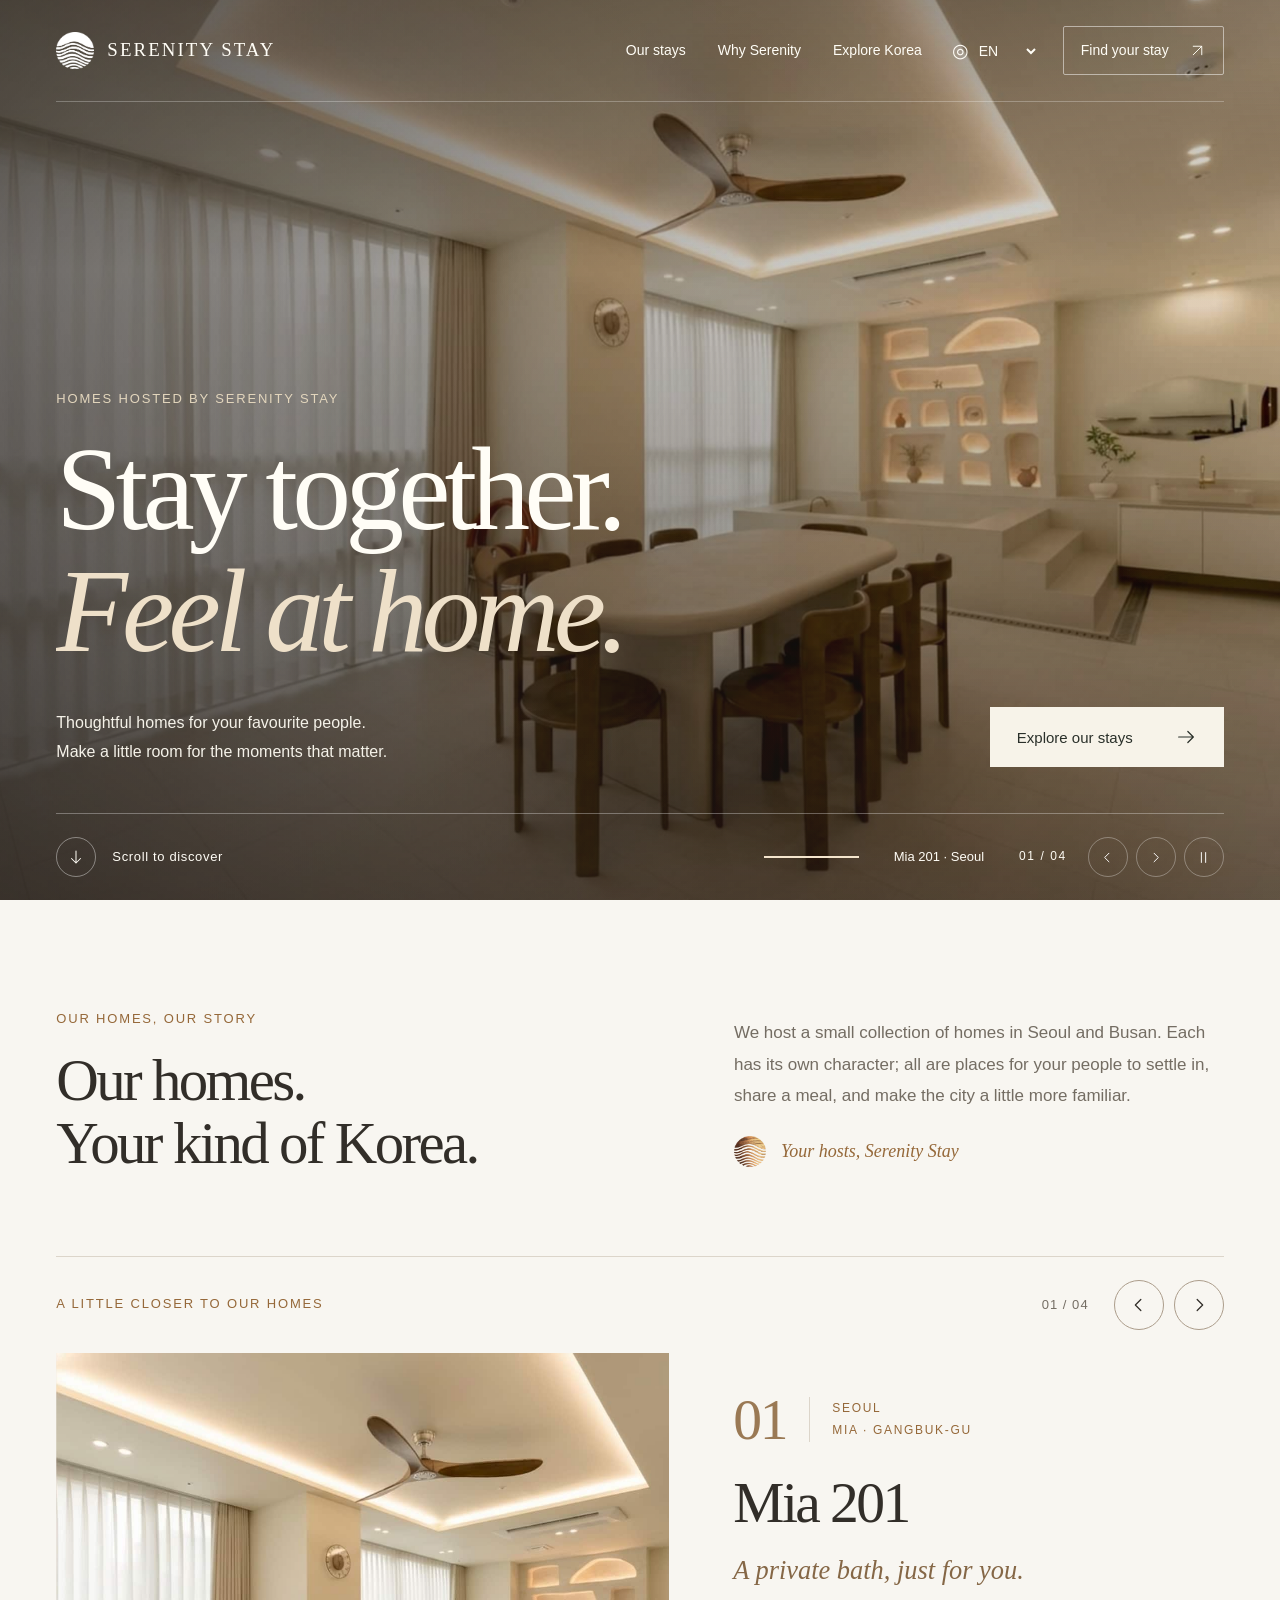
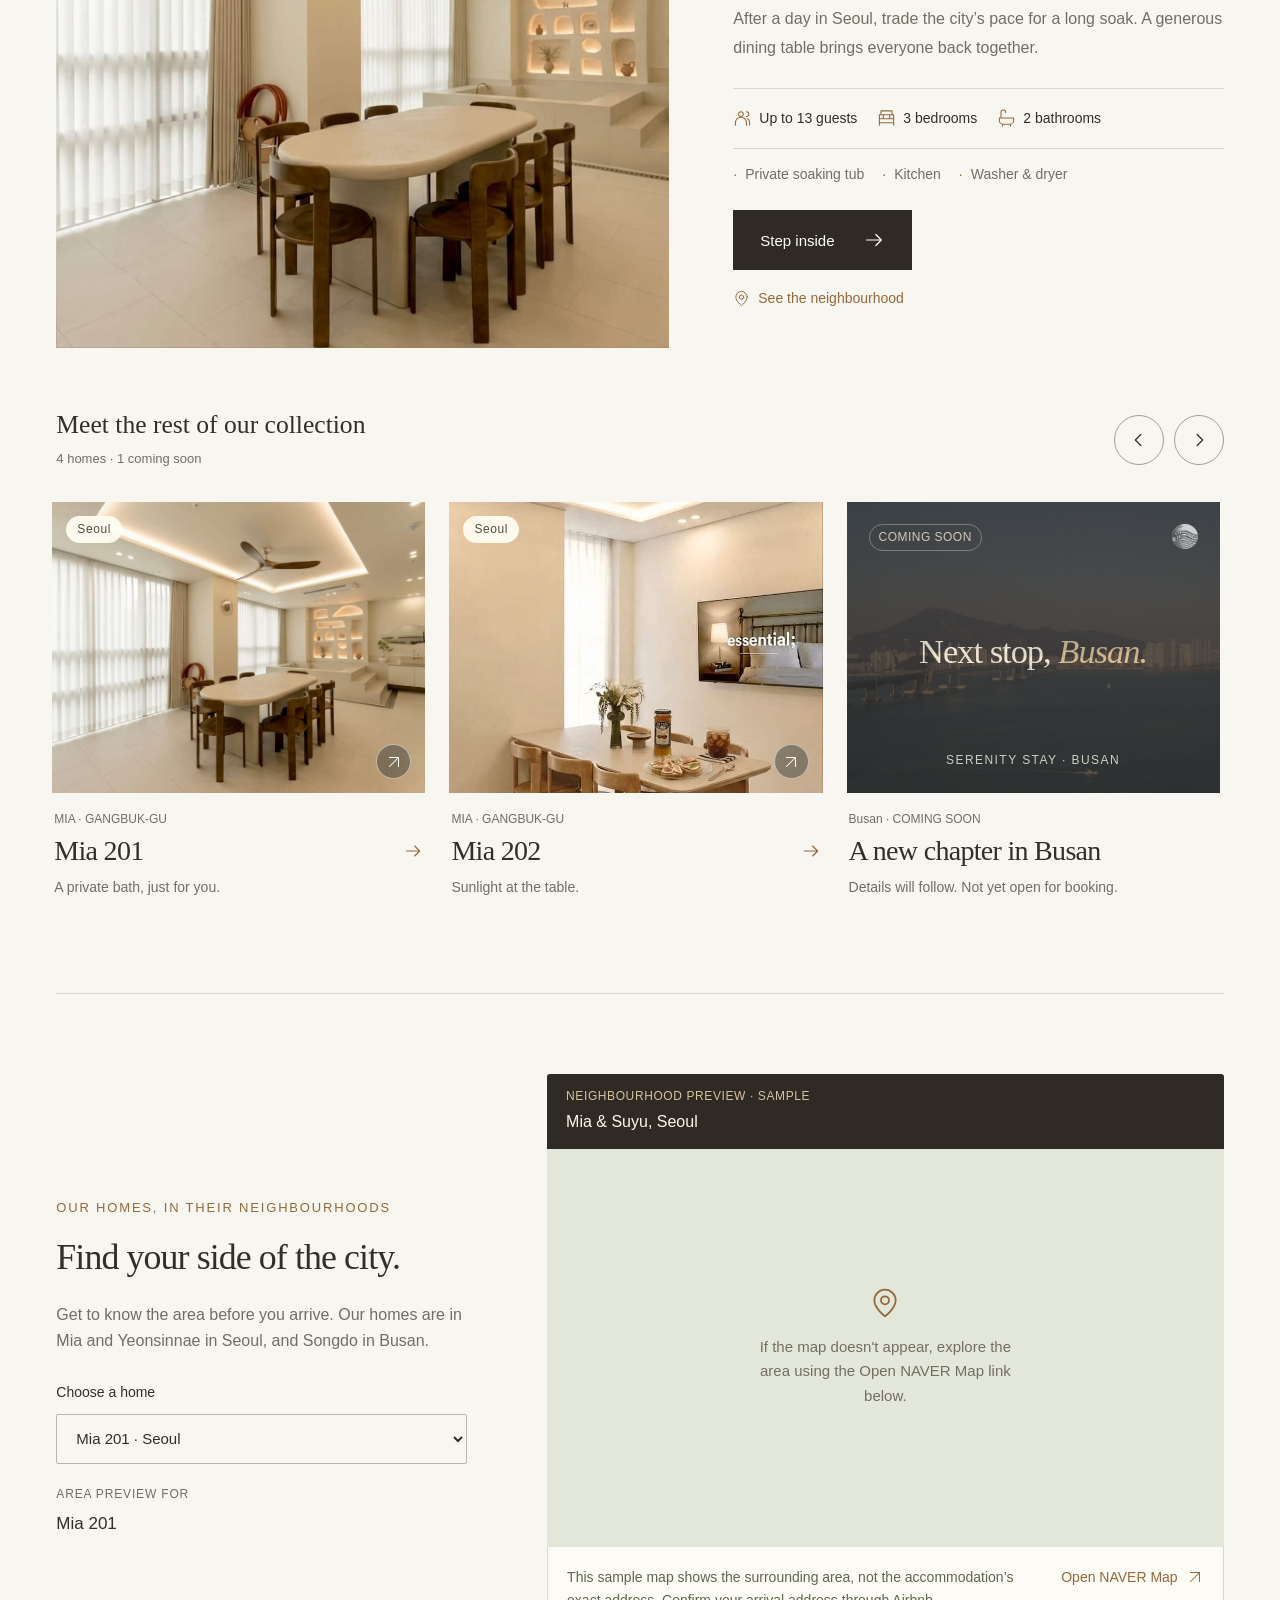
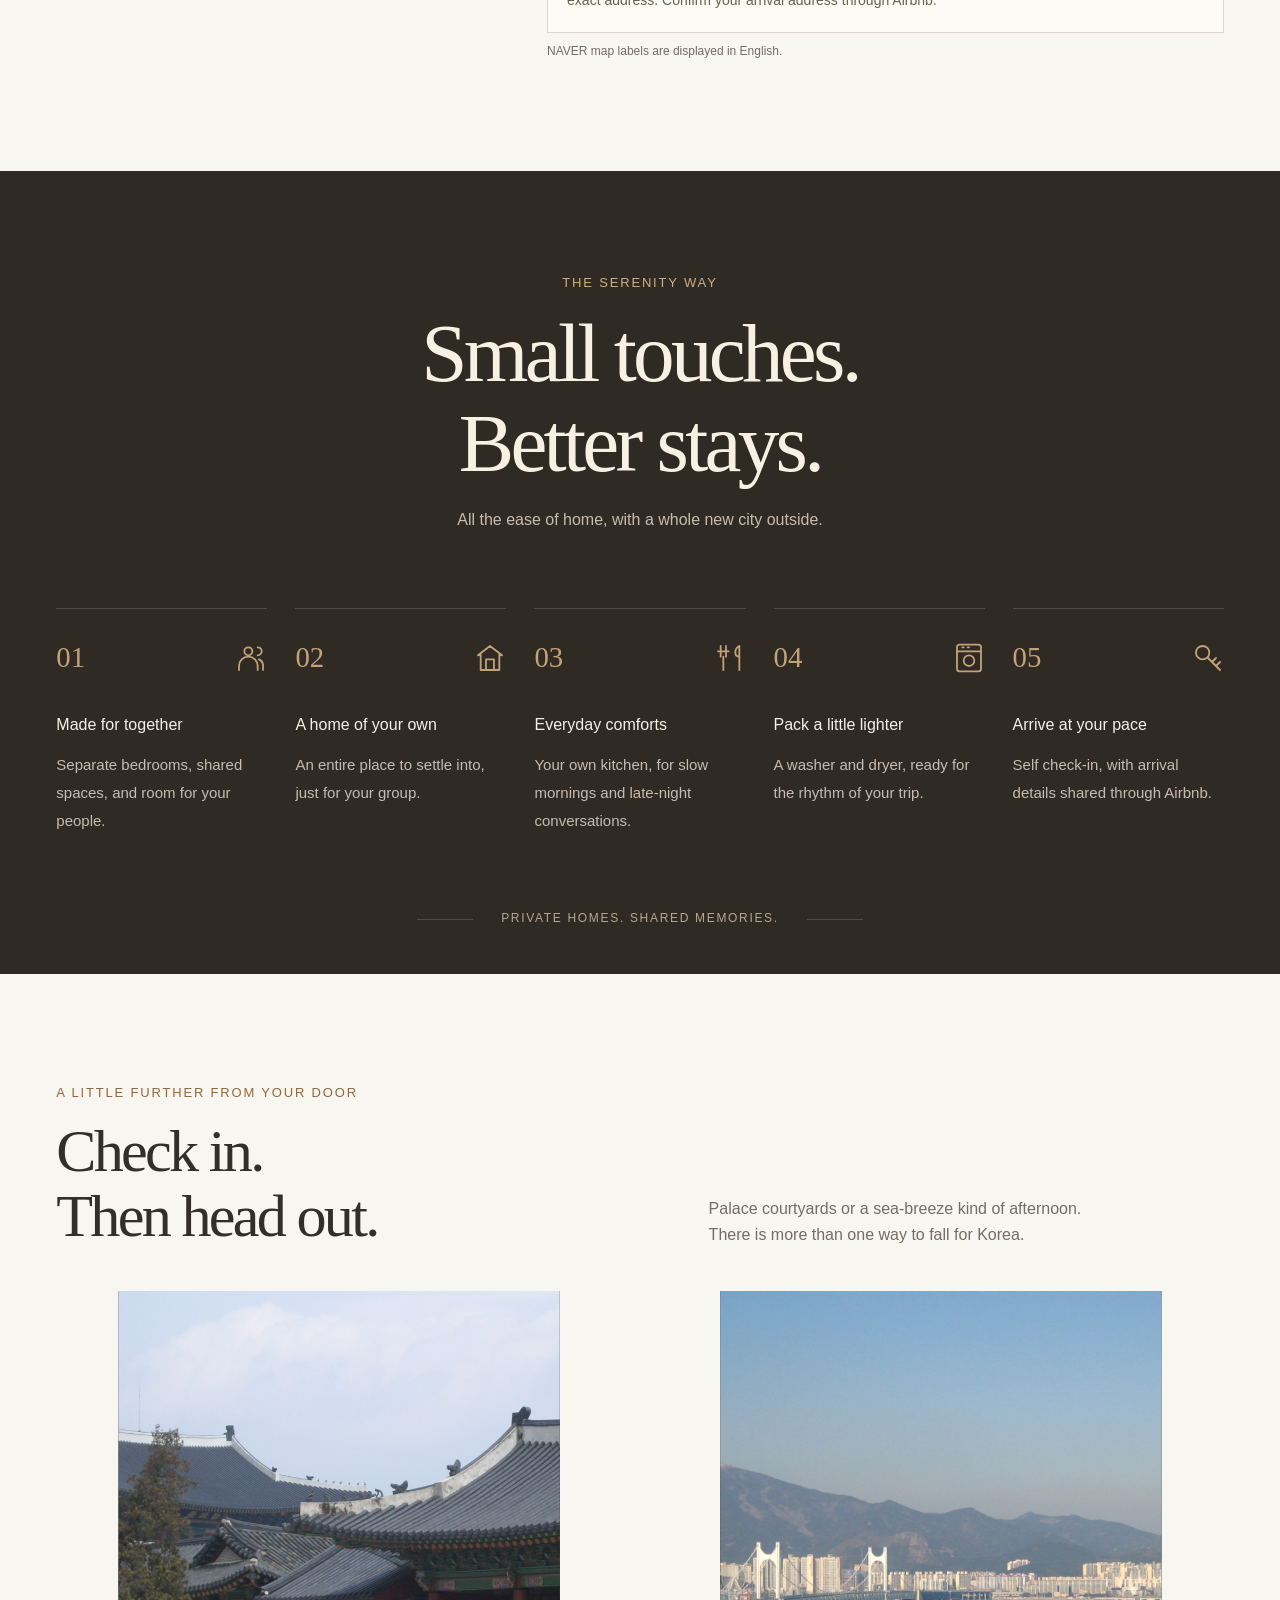
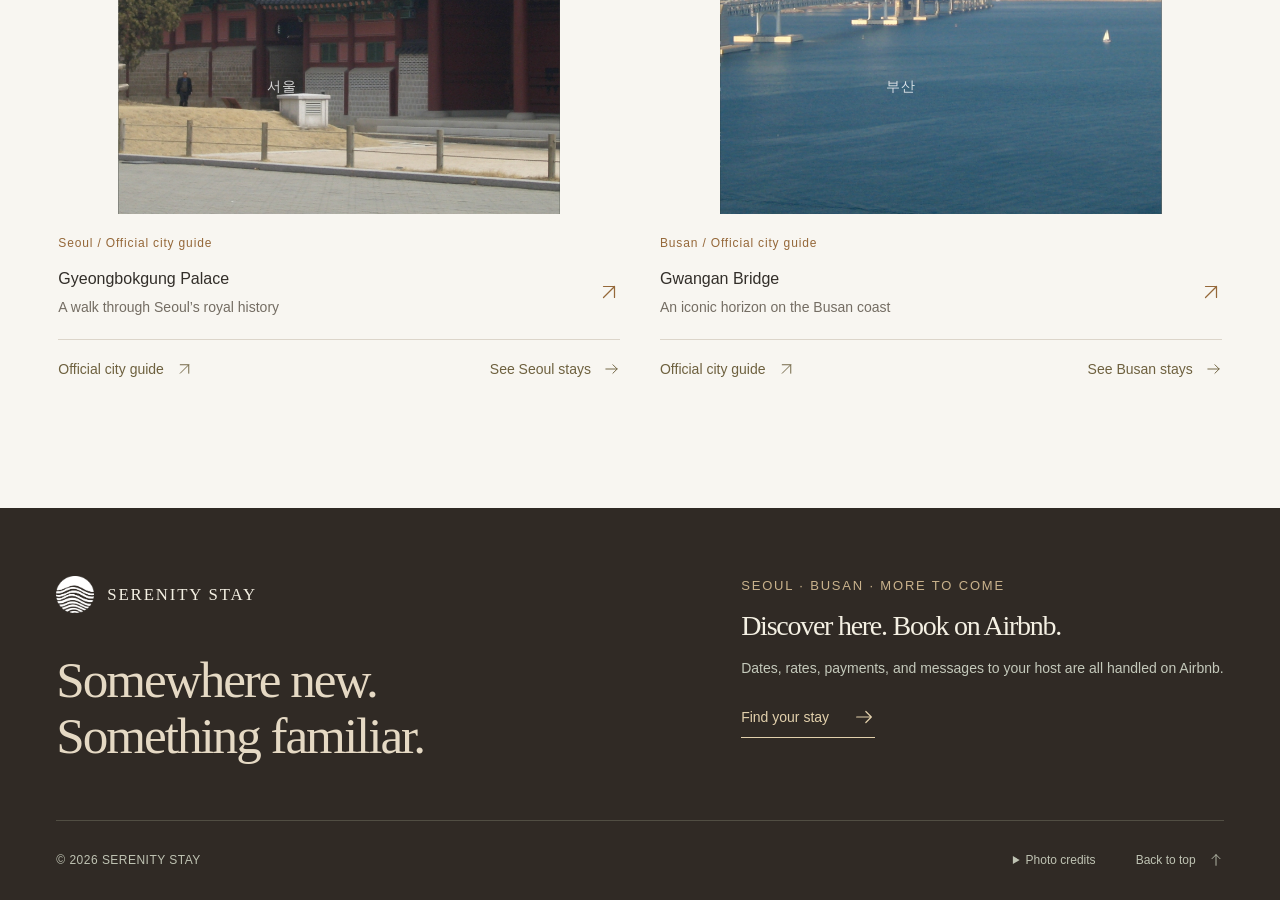
<file: index.html>
<!doctype html>
<html lang="en">
<head>
  <meta charset="UTF-8">
  <meta name="viewport" content="width=device-width, initial-scale=1">
  <meta name="description" content="Thoughtfully chosen homes in Seoul and Busan. Discover Serenity Stay and book your stay on Airbnb.">
  <meta name="theme-color" content="#302a25">
  <title>Serenity Stay — Somewhere new. Something familiar.</title>
  <link rel="icon" type="image/png" href="assets/logo-wood.png">
  <link rel="stylesheet" href="styles.css?v=13">
  <script src="content.js?v=13" defer></script>
  <script src="map-config.js?v=13" defer></script>
  <script src="app.js?v=13" defer></script>
</head>
<body data-page="home" data-root="">
  <a class="skip-link" href="#main">Skip to content</a>
  <main id="main" tabindex="-1"><section class="hero home-hero" id="top" aria-label="Accommodation slideshow">
        <div class="hero-visual"><div class="hero-slide is-active" data-slide="0" ><img class="" src="assets/mia201-hero.jpg" alt="Warm dining space and private soaking tub at Serenity Stay Mia 201" width="1920" height="1281" fetchpriority="high" decoding="async"></div><div class="hero-slide " data-slide="1" aria-hidden="true"><img class="" src="assets/mia202-2.jpg" alt="Sunlit dining area at Serenity Stay Mia 202" width="720" height="1080" loading="lazy" decoding="async"></div><div class="hero-slide " data-slide="2" aria-hidden="true"><img class="" src="assets/yeonsin-1.jpg" alt="Bright living room at Serenity in Seoul" width="1200" height="900" loading="lazy" decoding="async"></div><div class="hero-slide " data-slide="3" aria-hidden="true"><img class="" src="assets/songdo-1.jpg" alt="Ocean-view living room at Seaside Cloud in Busan" width="1200" height="800" loading="lazy" decoding="async"></div></div>
        <div class="hero-shade"></div>
        <div class="hero-content"><header class="site-header shell">
        <a class="brand" href="index.html" aria-label="Serenity Stay home"><img class="brand-mark" src="assets/logo-wood.png" alt=""  fetchpriority="high" decoding="async"><span>SERENITY <span class="brand-stay">STAY</span></span></a>
        <nav class="main-nav" id="main-nav" aria-label="Menu">
          <a href="index.html#stays">Our stays</a><a href="index.html#why">Why Serenity</a><a href="index.html#places">Explore Korea</a>
        </nav>
        <div class="header-actions"><label class="language-select"><span aria-hidden="true">◎</span><span class="sr-only">Language</span><select id="language"><option value="en" selected>EN</option><option value="ko" >한국어</option><option value="zh" >中文</option></select></label><a class="header-book" href="index.html#stays">Find your stay<svg class="icon" viewBox="0 0 24 24" fill="none" stroke="currentColor" stroke-width="1.35" stroke-linecap="round" stroke-linejoin="round" aria-hidden="true"><path d="M6 18 18 6M6 6h12v12"/></svg></a><button class="menu-toggle" type="button" aria-expanded="false" aria-controls="main-nav"><span>Menu</span><span class="menu-lines" aria-hidden="true"></span></button></div>
      </header>
          <div class="hero-copy shell"><p class="eyebrow hero-intro">HOMES HOSTED BY SERENITY STAY</p><h1><span class="line-mask"><span>Stay together.</span></span><span class="line-mask"><em>Feel at home.</em></span></h1><div class="hero-summary"><p class="hero-description">Thoughtful homes for your favourite people.
Make a little room for the moments that matter.</p><a class="button button-cream" href="#stays">Explore our stays<svg class="icon" viewBox="0 0 24 24" fill="none" stroke="currentColor" stroke-width="1.35" stroke-linecap="round" stroke-linejoin="round" aria-hidden="true"><path d="M4 12h16m-6-6 6 6-6 6"/></svg></a></div></div>
          <div class="hero-bottom shell"><a class="scroll-hint" href="#stays"><svg class="icon" viewBox="0 0 24 24" fill="none" stroke="currentColor" stroke-width="1.35" stroke-linecap="round" stroke-linejoin="round" aria-hidden="true"><path d="M12 4v16m-6-6 6 6 6-6"/></svg><span>Scroll to discover</span></a><div class="slide-info"><span class="hero-progress" aria-hidden="true"><span></span></span><a id="hero-caption" href="stays/mia201.html">Mia 201 · Seoul</a><div class="slide-controls"><span id="hero-count">01 / 04</span><button type="button" id="hero-prev" aria-label="Previous photo"><svg class="icon" viewBox="0 0 24 24" fill="none" stroke="currentColor" stroke-width="1.35" stroke-linecap="round" stroke-linejoin="round" aria-hidden="true"><path d="m14 6-6 6 6 6"/></svg></button><button type="button" id="hero-next" aria-label="Next photo"><svg class="icon" viewBox="0 0 24 24" fill="none" stroke="currentColor" stroke-width="1.35" stroke-linecap="round" stroke-linejoin="round" aria-hidden="true"><path d="m10 6 6 6-6 6"/></svg></button><button type="button" id="hero-pause" aria-label="Pause slideshow"><svg class="icon" viewBox="0 0 24 24" fill="none" stroke="currentColor" stroke-width="1.35" stroke-linecap="round" stroke-linejoin="round" aria-hidden="true"><path d="M9 5v14M15 5v14"/></svg></button></div></div></div>
        </div>
      </section>
        <section class="section collection shell" id="stays" aria-labelledby="collection-title"><div class="collection-intro"><div class="reveal"><p class="eyebrow">OUR HOMES, OUR STORY</p><h2 class="motion-title" id="collection-title"><span class="motion-line" style="--line-index:0"><span>Our homes.</span></span><span class="motion-line" style="--line-index:1"><span>Your kind of Korea.</span></span></h2></div><div class="host-introduction reveal"><p>We host a small collection of homes in Seoul and Busan. Each has its own character; all are places for your people to settle in, share a meal, and make the city a little more familiar.</p><p class="host-signature"><img class="host-mark" src="assets/logo-wood.png" alt=""  loading="lazy" decoding="async"><span>Your hosts, Serenity Stay</span></p></div></div>
        <div class="showcase-toolbar"><p class="eyebrow">A LITTLE CLOSER TO OUR HOMES</p><div class="showcase-navigation js-control"><span id="showcase-count">01 / 04</span><button class="round-button" data-showcase-step="-1" aria-controls="featured-home" aria-label="Previous home story" type="button"><svg class="icon" viewBox="0 0 24 24" fill="none" stroke="currentColor" stroke-width="1.35" stroke-linecap="round" stroke-linejoin="round" aria-hidden="true"><path d="m14 6-6 6 6 6"/></svg></button><button class="round-button" data-showcase-step="1" aria-controls="featured-home" aria-label="Next home story" type="button"><svg class="icon" viewBox="0 0 24 24" fill="none" stroke="currentColor" stroke-width="1.35" stroke-linecap="round" stroke-linejoin="round" aria-hidden="true"><path d="m10 6 6 6-6 6"/></svg></button></div></div><div id="featured-home"><article class="home-showcase" aria-labelledby="showcase-name">
        <div class="showcase-photos reveal"><a class="showcase-cover" href="stays/mia201.html"><img class="" src="assets/mia201-hero.jpg" alt="Warm dining space and private soaking tub at Serenity Stay Mia 201" width="1920" height="1281" loading="lazy" decoding="async"><span class="showcase-photo-label"><span>SERENITY STAY / SEOUL</span><svg class="icon" viewBox="0 0 24 24" fill="none" stroke="currentColor" stroke-width="1.35" stroke-linecap="round" stroke-linejoin="round" aria-hidden="true"><path d="M6 18 18 6M6 6h12v12"/></svg></span></a></div>
        <div class="showcase-copy reveal"><div class="showcase-chapter"><span aria-hidden="true">01</span><p class="eyebrow">Seoul<br>MIA · GANGBUK-GU</p></div><h3 id="showcase-name">Mia 201</h3><p class="showcase-signature">A private bath, just for you.</p><p class="showcase-story">After a day in Seoul, trade the city’s pace for a long soak. A generous dining table brings everyone back together.</p><ul class="showcase-facts"><li><svg class="icon" viewBox="0 0 24 24" fill="none" stroke="currentColor" stroke-width="1.35" stroke-linecap="round" stroke-linejoin="round" aria-hidden="true"><circle cx="10" cy="7" r="3"/><path d="M3 21v-3a7 7 0 0 1 14 0v3M17 4a3 3 0 0 1 0 6M21 21v-4a5 5 0 0 0-3-4"/></svg>Up to 13 guests</li><li><svg class="icon" viewBox="0 0 24 24" fill="none" stroke="currentColor" stroke-width="1.35" stroke-linecap="round" stroke-linejoin="round" aria-hidden="true"><path d="M3 18v3m18-3v3M3 18V8h18v10ZM5 8V3h14v5M3 13h18M8 8v5m8-5v5"/></svg>3 bedrooms</li><li><svg class="icon" viewBox="0 0 24 24" fill="none" stroke="currentColor" stroke-width="1.35" stroke-linecap="round" stroke-linejoin="round" aria-hidden="true"><path d="M3 12h18v3a5 5 0 0 1-5 5H8a5 5 0 0 1-5-5ZM5 12V5a3 3 0 0 1 6 0M7 20v2m10-2v2"/></svg>2 bathrooms</li></ul><ul class="showcase-amenities"><li>Private soaking tub</li><li>Kitchen</li><li>Washer &amp; dryer</li></ul><a class="button button-dark" href="stays/mia201.html">Step inside<svg class="icon" viewBox="0 0 24 24" fill="none" stroke="currentColor" stroke-width="1.35" stroke-linecap="round" stroke-linejoin="round" aria-hidden="true"><path d="M4 12h16m-6-6 6 6-6 6"/></svg></a><a class="showcase-location" href="stays/mia201.html#location"><svg class="icon" viewBox="0 0 24 24" fill="none" stroke="currentColor" stroke-width="1.35" stroke-linecap="round" stroke-linejoin="round" aria-hidden="true"><path d="M20 10c0 6-8 12-8 12S4 16 4 10a8 8 0 1 1 16 0Z"/><circle cx="12" cy="10" r="3"/></svg>See the neighbourhood</a></div>
      </article></div><p id="showcase-status" class="sr-only" role="status"></p>
        <div class="collection-meta"><div><h3>Meet the rest of our collection</h3><span>4 homes · 1 coming soon</span></div><div class="rail-controls js-control"><button class="round-button" data-scroll-for="home-rail" data-scroll-step="-1" aria-label="Scroll to previous homes" type="button"><svg class="icon" viewBox="0 0 24 24" fill="none" stroke="currentColor" stroke-width="1.35" stroke-linecap="round" stroke-linejoin="round" aria-hidden="true"><path d="m14 6-6 6 6 6"/></svg></button><button class="round-button" data-scroll-for="home-rail" data-scroll-step="1" aria-label="Scroll to more homes" type="button"><svg class="icon" viewBox="0 0 24 24" fill="none" stroke="currentColor" stroke-width="1.35" stroke-linecap="round" stroke-linejoin="round" aria-hidden="true"><path d="m10 6 6 6-6 6"/></svg></button></div></div><div class="home-rail" id="home-rail" data-scroll-track tabindex="0" aria-label="Meet the rest of our collection"><article class="stay-card" id="mia201"><a class="stay-card-link" href="stays/mia201.html">
        <div class="card-photo"><img class="" src="assets/mia201-hero.jpg" alt="Warm dining space and private soaking tub at Serenity Stay Mia 201" width="1920" height="1281" loading="lazy" decoding="async"><span class="city-badge">Seoul</span><span class="photo-arrow"><svg class="icon" viewBox="0 0 24 24" fill="none" stroke="currentColor" stroke-width="1.35" stroke-linecap="round" stroke-linejoin="round" aria-hidden="true"><path d="M6 18 18 6M6 6h12v12"/></svg></span></div>
        <div class="card-body"><p class="card-area">MIA · GANGBUK-GU</p><div class="card-title"><h3>Mia 201</h3><svg class="icon" viewBox="0 0 24 24" fill="none" stroke="currentColor" stroke-width="1.35" stroke-linecap="round" stroke-linejoin="round" aria-hidden="true"><path d="M4 12h16m-6-6 6 6-6 6"/></svg></div><p class="card-tagline">A private bath, just for you.</p></div>
        </a></article><article class="stay-card" id="mia202"><a class="stay-card-link" href="stays/mia202.html">
        <div class="card-photo"><img class="" src="assets/mia202-2.jpg" alt="Sunlit dining area at Serenity Stay Mia 202" width="720" height="1080" loading="lazy" decoding="async"><span class="city-badge">Seoul</span><span class="photo-arrow"><svg class="icon" viewBox="0 0 24 24" fill="none" stroke="currentColor" stroke-width="1.35" stroke-linecap="round" stroke-linejoin="round" aria-hidden="true"><path d="M6 18 18 6M6 6h12v12"/></svg></span></div>
        <div class="card-body"><p class="card-area">MIA · GANGBUK-GU</p><div class="card-title"><h3>Mia 202</h3><svg class="icon" viewBox="0 0 24 24" fill="none" stroke="currentColor" stroke-width="1.35" stroke-linecap="round" stroke-linejoin="round" aria-hidden="true"><path d="M4 12h16m-6-6 6 6-6 6"/></svg></div><p class="card-tagline">Sunlight at the table.</p></div>
        </a></article><article class="stay-card upcoming" id="busan-next">
        <div class="coming-art"><div class="coming-city"><img class="" src="assets/busan-gwangan.jpg" alt="" width="2816" height="1584" loading="lazy" decoding="async"></div><div class="coming-art-content"><span class="status-badge">COMING SOON</span><img class="coming-mark" src="assets/logo-wood.png" alt=""  loading="lazy" decoding="async"><h3>Next stop, <em>Busan.</em></h3><span class="coming-caption">SERENITY STAY · BUSAN</span></div></div>
        <div class="card-body"><p class="card-area">Busan · COMING SOON</p><h3>A new chapter in Busan</h3><p class="coming-note">Details will follow. Not yet open for booking.</p></div></article><article class="stay-card" id="yeonsin"><a class="stay-card-link" href="stays/yeonsin.html">
        <div class="card-photo"><img class="" src="assets/yeonsin-1.jpg" alt="Bright living room at Serenity in Seoul" width="1200" height="900" loading="lazy" decoding="async"><span class="city-badge">Seoul</span><span class="photo-arrow"><svg class="icon" viewBox="0 0 24 24" fill="none" stroke="currentColor" stroke-width="1.35" stroke-linecap="round" stroke-linejoin="round" aria-hidden="true"><path d="M6 18 18 6M6 6h12v12"/></svg></span></div>
        <div class="card-body"><p class="card-area">YEONSINNAE · EUNPYEONG-GU</p><div class="card-title"><h3>Serenity in Seoul</h3><svg class="icon" viewBox="0 0 24 24" fill="none" stroke="currentColor" stroke-width="1.35" stroke-linecap="round" stroke-linejoin="round" aria-hidden="true"><path d="M4 12h16m-6-6 6 6-6 6"/></svg></div><p class="card-tagline">Your own bright corner of Seoul.</p></div>
        </a></article><article class="stay-card" id="songdo"><a class="stay-card-link" href="stays/songdo.html">
        <div class="card-photo"><img class="" src="assets/songdo-1.jpg" alt="Ocean-view living room at Seaside Cloud in Busan" width="1200" height="800" loading="lazy" decoding="async"><span class="city-badge">Busan</span><span class="photo-arrow"><svg class="icon" viewBox="0 0 24 24" fill="none" stroke="currentColor" stroke-width="1.35" stroke-linecap="round" stroke-linejoin="round" aria-hidden="true"><path d="M6 18 18 6M6 6h12v12"/></svg></span></div>
        <div class="card-body"><p class="card-area">SONGDO · SEO-GU</p><div class="card-title"><h3>Seaside Cloud</h3><svg class="icon" viewBox="0 0 24 24" fill="none" stroke="currentColor" stroke-width="1.35" stroke-linecap="round" stroke-linejoin="round" aria-hidden="true"><path d="M4 12h16m-6-6 6 6-6 6"/></svg></div><p class="card-tagline">An ocean view to wake up to.</p></div>
        </a></article></div><div class="collection-map" id="collection-map"><div class="collection-map-copy"><p class="eyebrow">OUR HOMES, IN THEIR NEIGHBOURHOODS</p><h3>Find your side of the city.</h3><p>Get to know the area before you arrive. Our homes are in Mia and Yeonsinnae in Seoul, and Songdo in Busan.</p><label class="map-select-label" for="map-stay">Choose a home</label><select id="map-stay"><option value="mia201" selected>Mia 201 · Seoul</option><option value="mia202" >Mia 202 · Seoul</option><option value="yeonsin" >Serenity in Seoul · Seoul</option><option value="songdo" >Seaside Cloud · Busan</option></select><p class="map-selected-home"><span>AREA PREVIEW FOR</span><strong id="map-home-name">Mia 201</strong></p></div><div id="collection-map-panel" class="map-scene"><div class="map-panel" data-map-stay="mia201"><div class="map-label"><span>NEIGHBOURHOOD PREVIEW · SAMPLE</span><strong>Mia &amp; Suyu, Seoul</strong></div><div class="map-stage"><div class="neighbourhood-map map-placeholder" role="status"><svg class="icon" viewBox="0 0 24 24" fill="none" stroke="currentColor" stroke-width="1.35" stroke-linecap="round" stroke-linejoin="round" aria-hidden="true"><path d="M20 10c0 6-8 12-8 12S4 16 4 10a8 8 0 1 1 16 0Z"/><circle cx="12" cy="10" r="3"/></svg><p>If the map doesn&#39;t appear, explore the area using the Open NAVER Map link below.</p></div><div class="neighbourhood-map naver-map" role="region" aria-label="Mia 201 — sample neighbourhood map" hidden></div></div><div class="map-caption"><p>This sample map shows the surrounding area, not the accommodation’s exact address. Confirm your arrival address through Airbnb.</p><a data-map-naver href="https://map.naver.com/p/search/%EC%84%9C%EC%9A%B8%20%EB%AF%B8%EC%95%84%EC%97%AD" target="_blank" rel="noopener noreferrer">Open NAVER Map<svg class="icon" viewBox="0 0 24 24" fill="none" stroke="currentColor" stroke-width="1.35" stroke-linecap="round" stroke-linejoin="round" aria-hidden="true"><path d="M6 18 18 6M6 6h12v12"/></svg><span class="sr-only">Opens in a new tab</span></a></div><p class="map-network-note">NAVER map labels are displayed in English.</p></div></div></div></section>
        <section class="why-section" id="why" aria-labelledby="why-title"><div class="shell"><div class="section-heading centered reveal"><p class="eyebrow">THE SERENITY WAY</p><h2 class="motion-title" id="why-title"><span class="motion-line" style="--line-index:0"><span>Small touches.</span></span><span class="motion-line" style="--line-index:1"><span>Better stays.</span></span></h2><p>All the ease of home, with a whole new city outside.</p></div><ul class="benefits"><li class="benefit reveal" style="--sequence:0"><div class="benefit-top"><span aria-hidden="true">01</span><svg class="icon" viewBox="0 0 24 24" fill="none" stroke="currentColor" stroke-width="1.35" stroke-linecap="round" stroke-linejoin="round" aria-hidden="true"><circle cx="10" cy="7" r="3"/><path d="M3 21v-3a7 7 0 0 1 14 0v3M17 4a3 3 0 0 1 0 6M21 21v-4a5 5 0 0 0-3-4"/></svg></div><h3>Made for together</h3><p>Separate bedrooms, shared spaces, and room for your people.</p></li><li class="benefit reveal" style="--sequence:1"><div class="benefit-top"><span aria-hidden="true">02</span><svg class="icon" viewBox="0 0 24 24" fill="none" stroke="currentColor" stroke-width="1.35" stroke-linecap="round" stroke-linejoin="round" aria-hidden="true"><path d="m3 10 9-7 9 7M5 9v12h14V9M9 21v-8h6v8"/></svg></div><h3>A home of your own</h3><p>An entire place to settle into, just for your group.</p></li><li class="benefit reveal" style="--sequence:2"><div class="benefit-top"><span aria-hidden="true">03</span><svg class="icon" viewBox="0 0 24 24" fill="none" stroke="currentColor" stroke-width="1.35" stroke-linecap="round" stroke-linejoin="round" aria-hidden="true"><path d="M5 3v8m4-8v8M3 7h8M7 11v10M19 3c-4 2-4 8 0 8V3Zm0 8v10"/></svg></div><h3>Everyday comforts</h3><p>Your own kitchen, for slow mornings and late-night conversations.</p></li><li class="benefit reveal" style="--sequence:3"><div class="benefit-top"><span aria-hidden="true">04</span><svg class="icon" viewBox="0 0 24 24" fill="none" stroke="currentColor" stroke-width="1.35" stroke-linecap="round" stroke-linejoin="round" aria-hidden="true"><rect x="3" y="2" width="18" height="20" rx="2"/><path d="M3 7h18M7 4h1m3 0h1"/><circle cx="12" cy="14" r="4"/></svg></div><h3>Pack a little lighter</h3><p>A washer and dryer, ready for the rhythm of your trip.</p></li><li class="benefit reveal" style="--sequence:4"><div class="benefit-top"><span aria-hidden="true">05</span><svg class="icon" viewBox="0 0 24 24" fill="none" stroke="currentColor" stroke-width="1.35" stroke-linecap="round" stroke-linejoin="round" aria-hidden="true"><circle cx="8" cy="8" r="5"/><path d="m12 12 9 9m-6-6 3-3m0 6 3-3"/></svg></div><h3>Arrive at your pace</h3><p>Self check-in, with arrival details shared through Airbnb.</p></li></ul><div class="quiet-note reveal"><span></span><p>PRIVATE HOMES. SHARED MEMORIES.</p><span></span></div></div></section>
        <section class="section places-section shell" id="places" aria-labelledby="places-title"><div class="section-heading split reveal"><div><p class="eyebrow">A LITTLE FURTHER FROM YOUR DOOR</p><h2 class="motion-title" id="places-title"><span class="motion-line" style="--line-index:0"><span>Check in.</span></span><span class="motion-line" style="--line-index:1"><span>Then head out.</span></span></h2></div><p>Palace courtyards or a sea-breeze kind of afternoon.
There is more than one way to fall for Korea.</p></div><div class="destinations-grid"><article class="destination reveal" id="city-seoul"><a class="destination-photo" href="https://english.visitseoul.net/" target="_blank" rel="noopener noreferrer" aria-label="Explore Seoul — Opens in a new tab"><img class="" src="assets/seoul-gyeongbokgung.jpg" alt="Traditional architecture at Gyeongbokgung Palace, Seoul" width="1600" height="1200" loading="lazy" decoding="async"><span class="destination-shade"></span><div class="destination-overlay"><span class="eyebrow">Old souls. New discoveries.</span><h3>Seoul<span lang="ko">서울</span></h3><p>Palace courtyards, neighbourhood markets, and a city that never runs out of stories.</p></div><span class="destination-hover-cta" aria-hidden="true">Explore Seoul<svg class="icon" viewBox="0 0 24 24" fill="none" stroke="currentColor" stroke-width="1.35" stroke-linecap="round" stroke-linejoin="round" aria-hidden="true"><path d="M6 18 18 6M6 6h12v12"/></svg></span></a><div class="destination-body"><p class="destination-city-label">Seoul / Official city guide</p><a class="sight-link" href="https://english.visitseoul.net/attractions/GyeongbokgungPalace/ENP000072" target="_blank" rel="noopener noreferrer"><span><strong>Gyeongbokgung Palace</strong><span>A walk through Seoul’s royal history</span></span><svg class="icon" viewBox="0 0 24 24" fill="none" stroke="currentColor" stroke-width="1.35" stroke-linecap="round" stroke-linejoin="round" aria-hidden="true"><path d="M6 18 18 6M6 6h12v12"/></svg><span class="sr-only">Opens in a new tab</span></a><div class="destination-links"><a href="https://english.visitseoul.net/" target="_blank" rel="noopener noreferrer">Official city guide <svg class="icon" viewBox="0 0 24 24" fill="none" stroke="currentColor" stroke-width="1.35" stroke-linecap="round" stroke-linejoin="round" aria-hidden="true"><path d="M6 18 18 6M6 6h12v12"/></svg><span class="sr-only">Opens in a new tab</span></a><a href="index.html#mia201">See Seoul stays<svg class="icon" viewBox="0 0 24 24" fill="none" stroke="currentColor" stroke-width="1.35" stroke-linecap="round" stroke-linejoin="round" aria-hidden="true"><path d="M4 12h16m-6-6 6 6-6 6"/></svg></a></div></div></article><article class="destination reveal" id="city-busan"><a class="destination-photo" href="https://www.visitbusan.net/en/index.do" target="_blank" rel="noopener noreferrer" aria-label="Explore Busan — Opens in a new tab"><img class="" src="assets/busan-gwangan.jpg" alt="Gwangan Bridge and the Busan coast viewed from Igidae" width="2816" height="1584" loading="lazy" decoding="async"><span class="destination-shade"></span><div class="destination-overlay"><span class="eyebrow">Follow the sea breeze.</span><h3>Busan<span lang="ko">부산</span></h3><p>Coastal walks, a bridge across the blue, and every reason to take the long way home.</p></div><span class="destination-hover-cta" aria-hidden="true">Explore Busan<svg class="icon" viewBox="0 0 24 24" fill="none" stroke="currentColor" stroke-width="1.35" stroke-linecap="round" stroke-linejoin="round" aria-hidden="true"><path d="M6 18 18 6M6 6h12v12"/></svg></span></a><div class="destination-body"><p class="destination-city-label">Busan / Official city guide</p><a class="sight-link" href="https://english.visitkorea.or.kr/svc/contents/contentsView.do?menuSn=356&amp;vcontsId=91002" target="_blank" rel="noopener noreferrer"><span><strong>Gwangan Bridge</strong><span>An iconic horizon on the Busan coast</span></span><svg class="icon" viewBox="0 0 24 24" fill="none" stroke="currentColor" stroke-width="1.35" stroke-linecap="round" stroke-linejoin="round" aria-hidden="true"><path d="M6 18 18 6M6 6h12v12"/></svg><span class="sr-only">Opens in a new tab</span></a><div class="destination-links"><a href="https://www.visitbusan.net/en/index.do" target="_blank" rel="noopener noreferrer">Official city guide <svg class="icon" viewBox="0 0 24 24" fill="none" stroke="currentColor" stroke-width="1.35" stroke-linecap="round" stroke-linejoin="round" aria-hidden="true"><path d="M6 18 18 6M6 6h12v12"/></svg><span class="sr-only">Opens in a new tab</span></a><a href="index.html#songdo">See Busan stays<svg class="icon" viewBox="0 0 24 24" fill="none" stroke="currentColor" stroke-width="1.35" stroke-linecap="round" stroke-linejoin="round" aria-hidden="true"><path d="M4 12h16m-6-6 6 6-6 6"/></svg></a></div></div></article></div></section></main>
  <div id="footer"><footer class="site-footer"><div class="shell footer-top"><div><a class="brand" href="index.html" aria-label="Serenity Stay home"><img class="brand-mark" src="assets/logo-wood.png" alt=""  loading="lazy" decoding="async"><span>SERENITY STAY</span></a><p class="footer-line">Somewhere new.
Something familiar.</p></div><div class="footer-booking"><p class="eyebrow">SEOUL · BUSAN · MORE TO COME</p><h2>Discover here. Book on Airbnb.</h2><p>Dates, rates, payments, and messages to your host are all handled on Airbnb.</p><a class="text-link" href="index.html#stays">Find your stay<svg class="icon" viewBox="0 0 24 24" fill="none" stroke="currentColor" stroke-width="1.35" stroke-linecap="round" stroke-linejoin="round" aria-hidden="true"><path d="M4 12h16m-6-6 6 6-6 6"/></svg></a></div></div><div class="shell footer-bottom"><span>© 2026 SERENITY STAY</span><details class="photo-credits"><summary>Photo credits</summary><p>Tourism archive photographs; not accommodation views. Cropped for layout.</p><p>Gyeongbokgung Palace — <a href="https://commons.wikimedia.org/wiki/File:Gyeongbokgung_Palace.jpg" target="_blank" rel="noopener noreferrer">Janine Dupree, 2005 · Wikimedia Commons</a> · <a href="https://creativecommons.org/licenses/by/2.0/" target="_blank" rel="noopener noreferrer">CC BY 2.0</a></p><p>Gwangan Bridge — <a href="https://commons.wikimedia.org/wiki/File:Gwangan_Bridge_from_Igidae_Park.jpg" target="_blank" rel="noopener noreferrer">The Big Cat, 2007 · Wikimedia Commons</a> · <a href="https://creativecommons.org/licenses/by/2.0/" target="_blank" rel="noopener noreferrer">CC BY 2.0</a></p></details><a href="#top">Back to top<svg class="icon" viewBox="0 0 24 24" fill="none" stroke="currentColor" stroke-width="1.35" stroke-linecap="round" stroke-linejoin="round" aria-hidden="true"><path d="M12 4v16m-6-6 6 6 6-6"/></svg></a></div></footer></div>
</body>
</html>
</file>
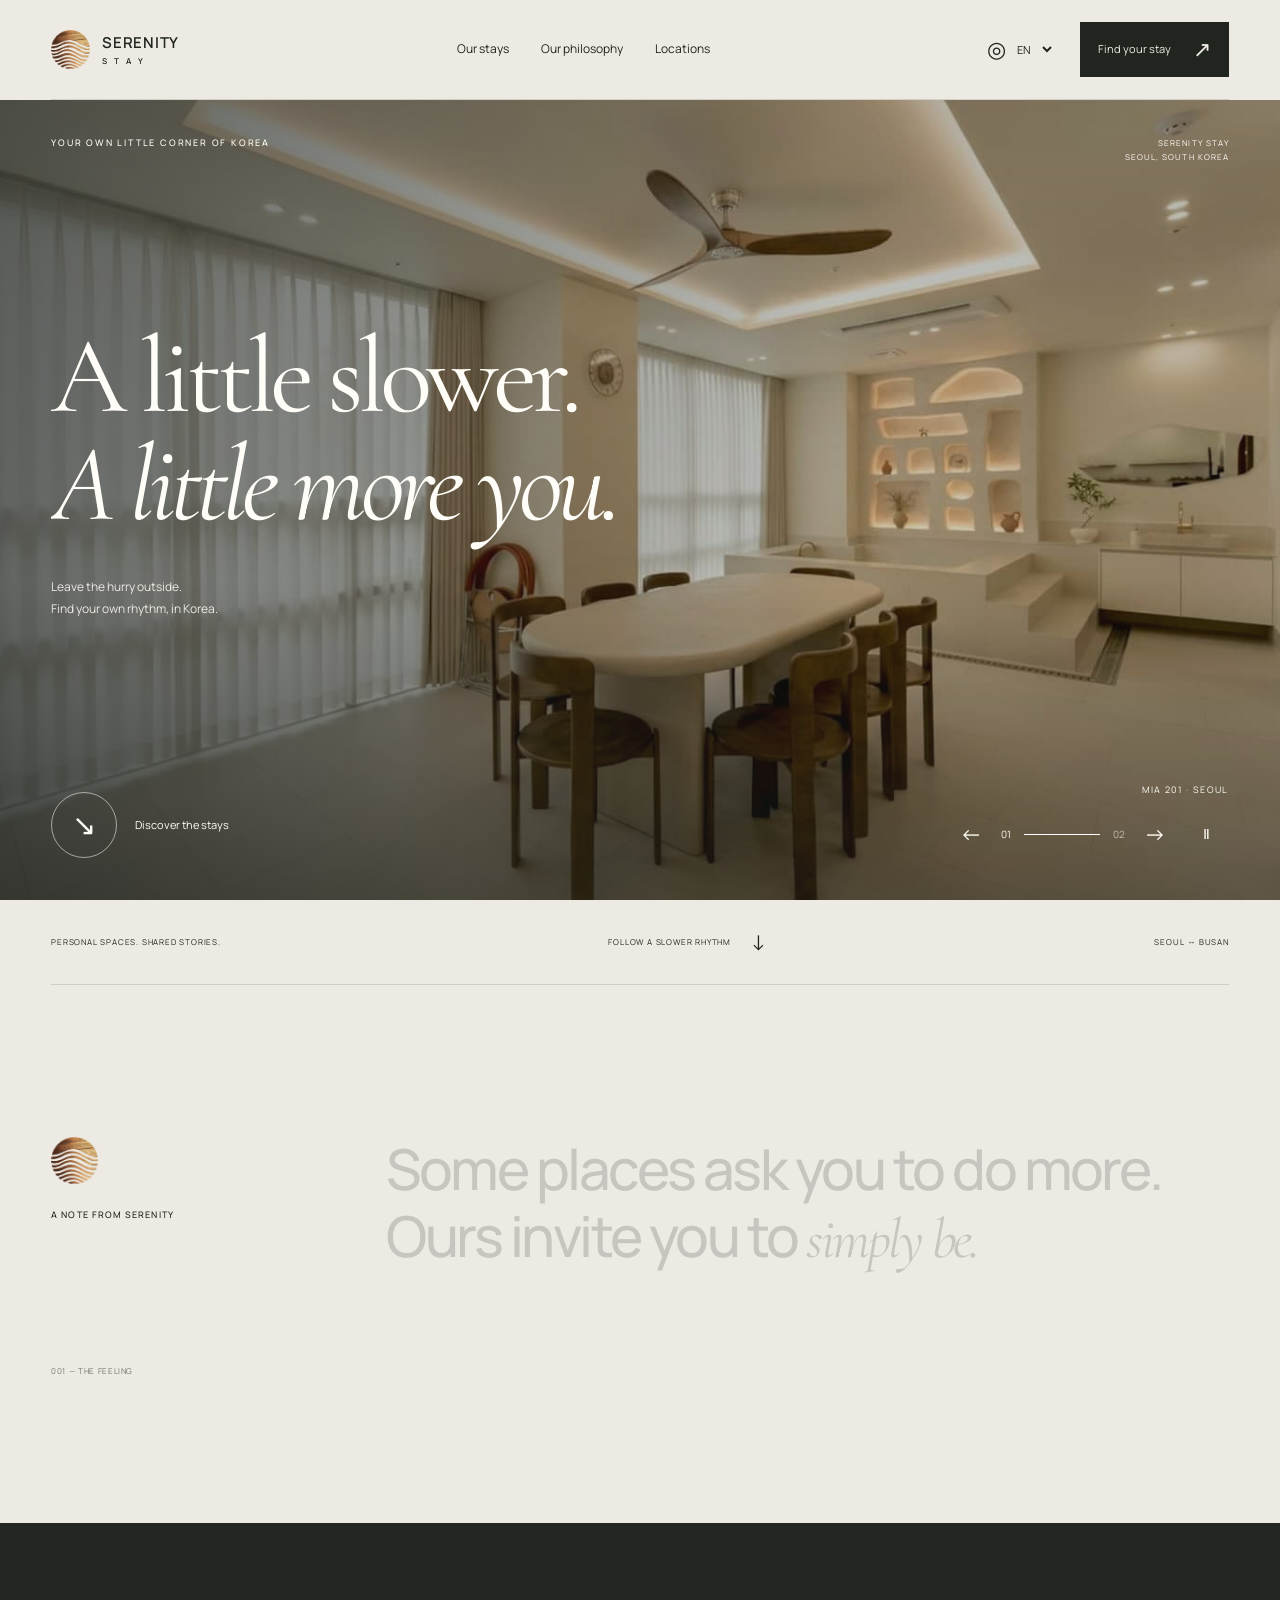
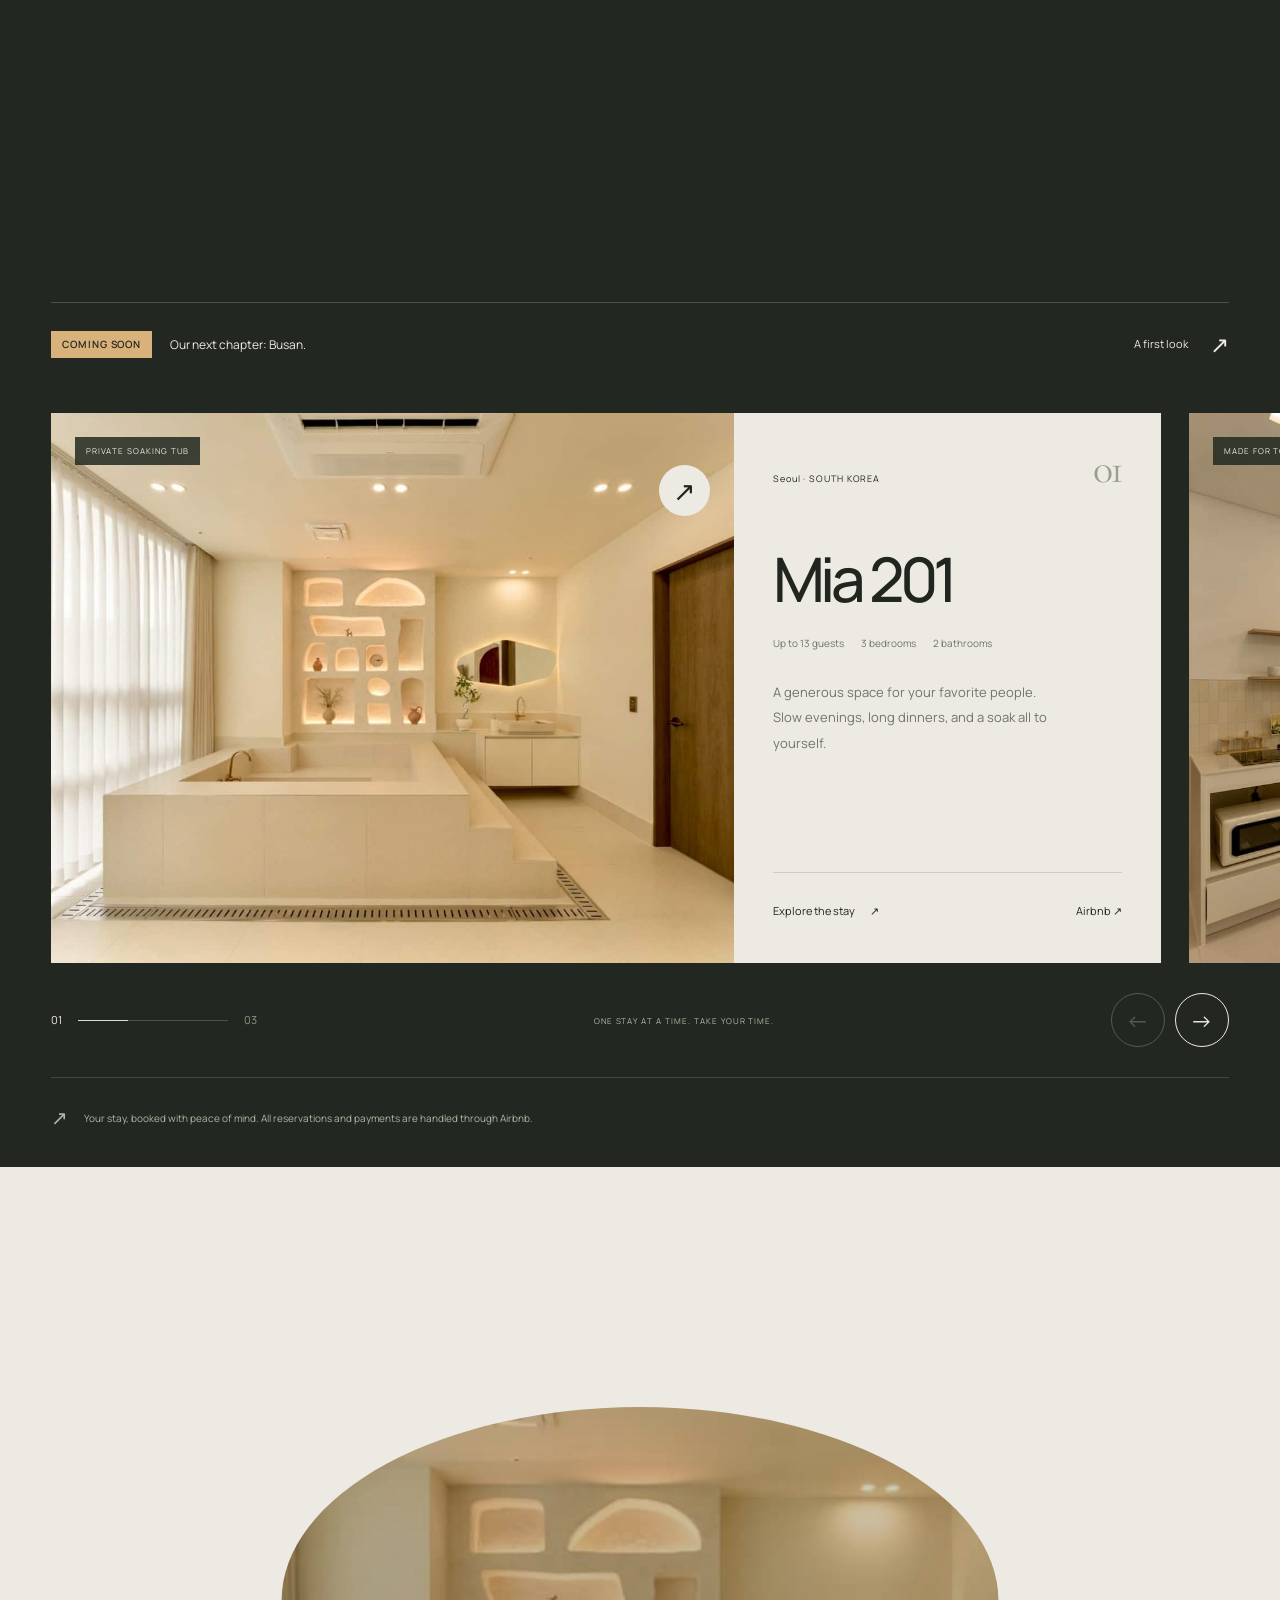
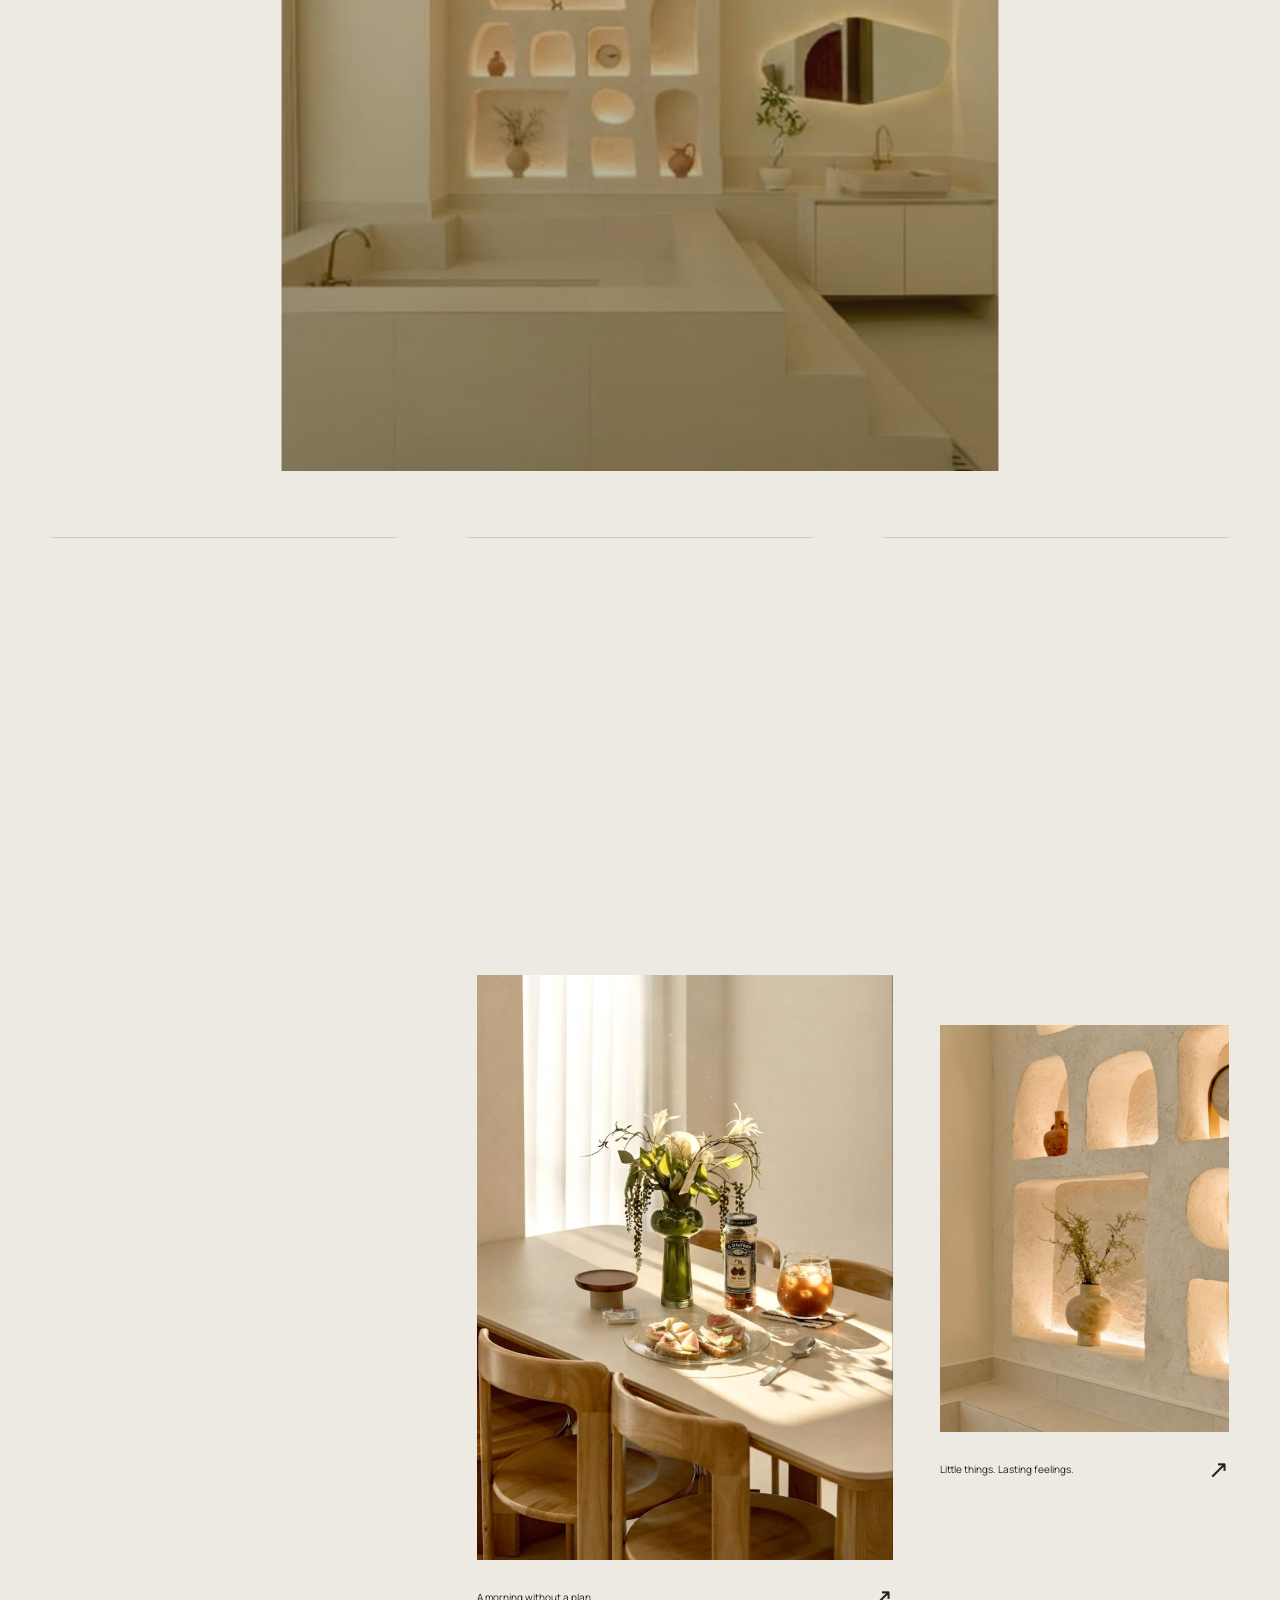
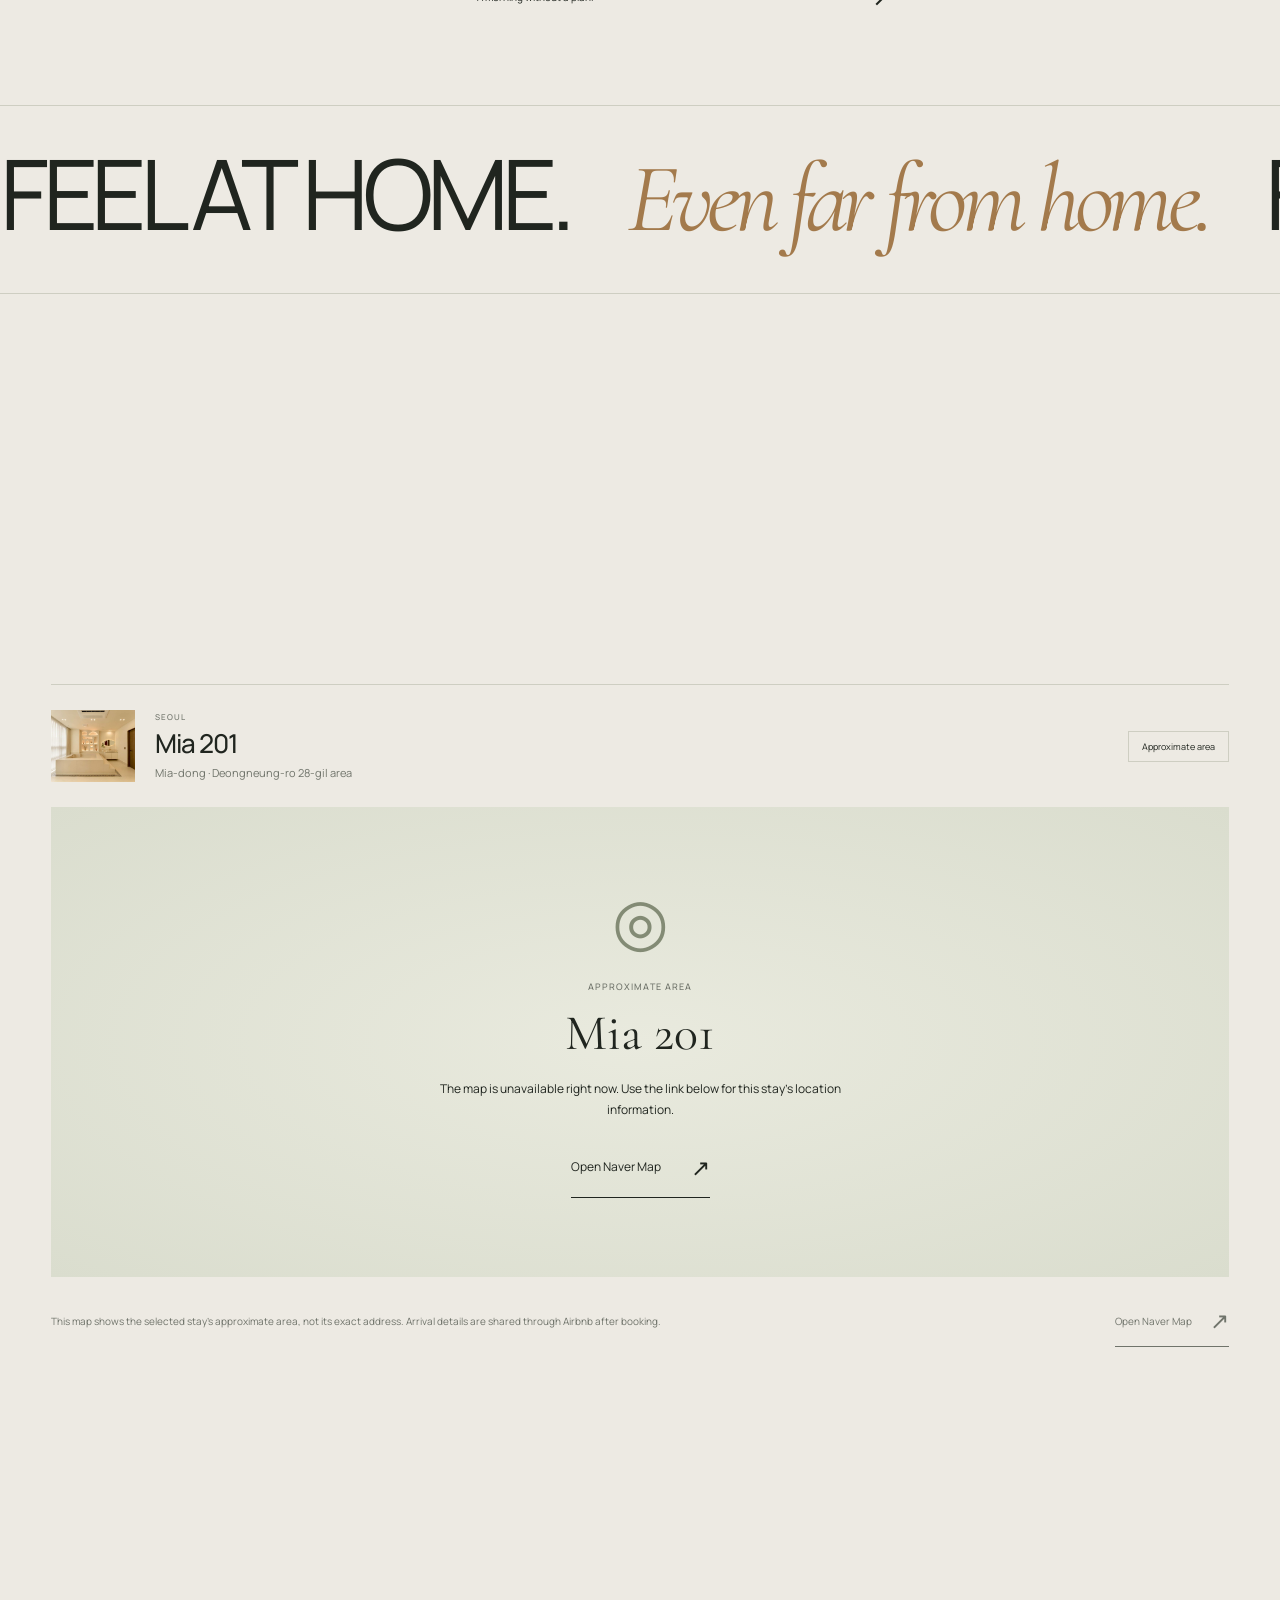
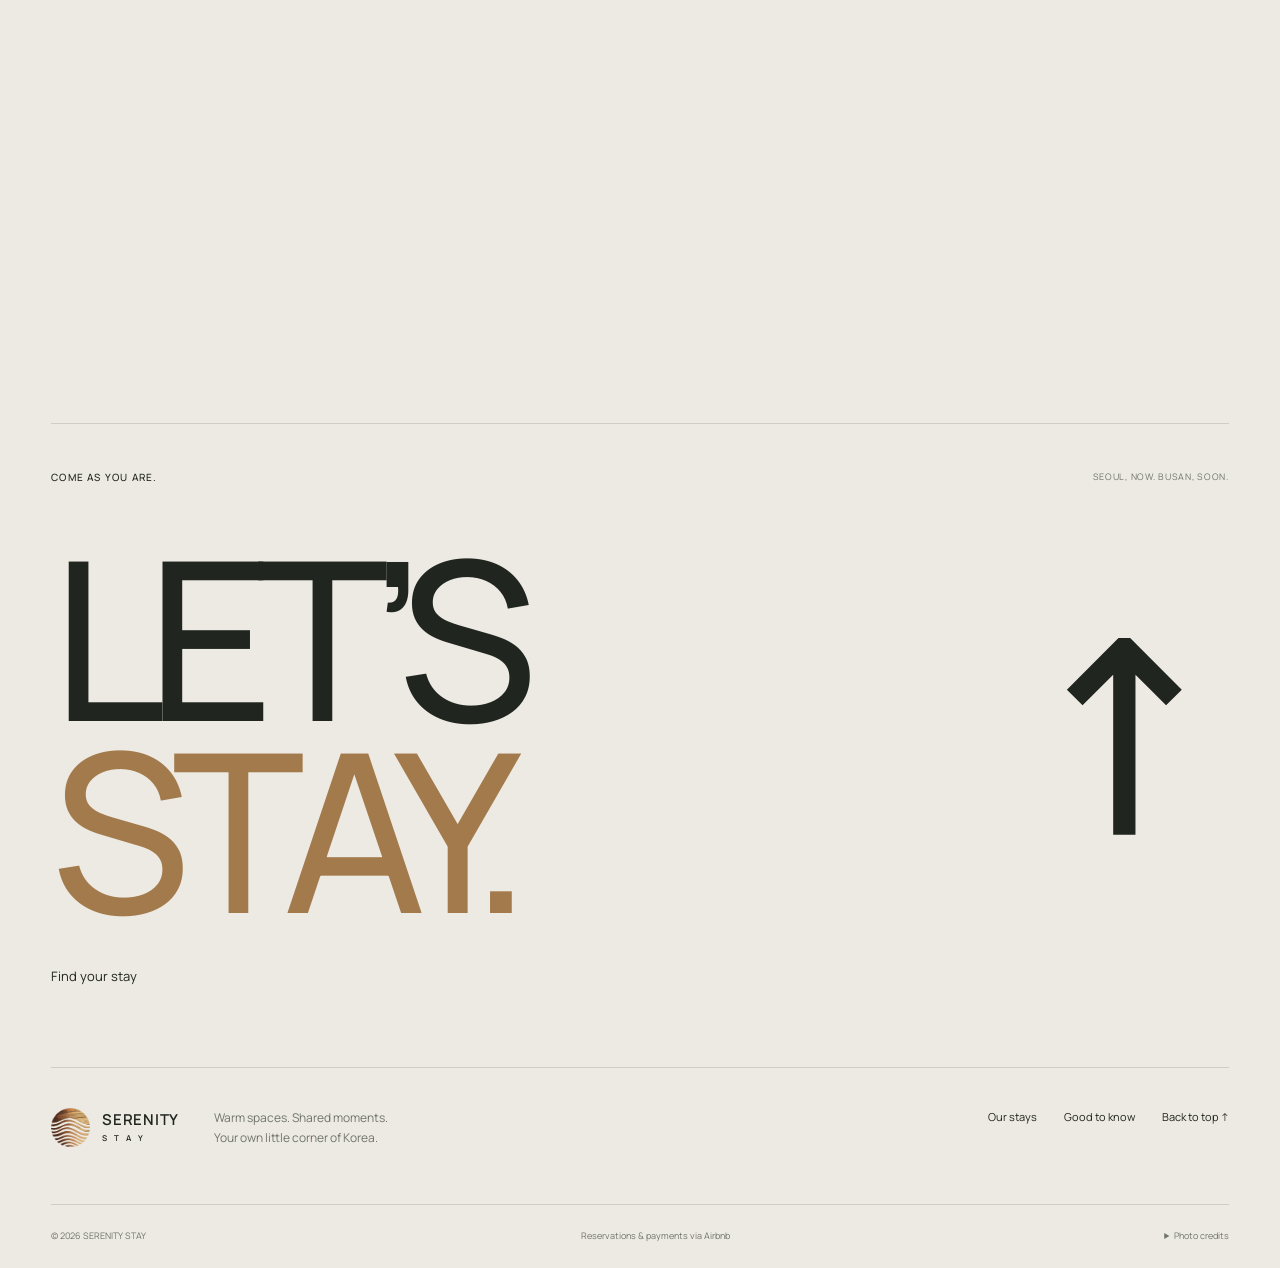
<file: sample-02-serenity/index.html>
<!doctype html>
<html lang="en">
<head>
  <meta charset="utf-8">
  <meta name="viewport" content="width=device-width, initial-scale=1">
  <meta name="theme-color" content="#edeae3">
  <title>Serenity Stay — A slower side of Korea</title>
  <meta name="description" content="Thoughtfully composed stays in Seoul. Discover Serenity Stay Mia 201 and Mia 202, with a new chapter in Busan coming soon. Book through Airbnb.">
  <meta property="og:title" content="Serenity Stay — A slower side of Korea">
  <meta property="og:description" content="Warm spaces. Shared moments. Your own little corner of Korea.">
  <meta property="og:type" content="website">
  <link rel="icon" type="image/png" href="assets/logo-wood.png">
  <link rel="stylesheet" href="assets/fonts.css">
  <link rel="stylesheet" href="styles.css?v=5.1">
  <link rel="preload" as="image" href="assets/mia-201-02.jpg" fetchpriority="high">
  <script src="content.js?v=5.1" defer></script>
  <script src="app.js?v=5.1" defer></script>
</head>
<body>
  <a class="skip-link" href="#main" data-i18n="skip">Skip to content</a>
  <header class="site-header shell">
    <a class="brand" href="#" aria-label="Serenity Stay home">
      <img src="assets/logo-wood.png" alt="" width="45" height="45">
      <span>SERENITY<span class="brand-sub">S T A Y</span></span>
    </a>
    <nav class="desktop-nav" aria-label="Main navigation">
      <a href="#stays" data-i18n="navStays">Our stays</a>
      <a href="#philosophy" data-i18n="navStory">Our philosophy</a>
      <a href="#neighborhood" data-i18n="navArea">The neighborhood</a>
    </nav>
    <div class="header-actions">
      <label class="language-switch"><span class="sr-only" data-i18n="language">Language</span><span aria-hidden="true">◎</span><select id="language" aria-label="Language"><option value="en">EN</option><option value="zh">中文</option><option value="ko">KR</option></select></label>
      <a class="button button-dark header-book" href="#stays"><span data-i18n="findStay">Find your stay</span><span aria-hidden="true">↗</span></a>
      <button class="menu-toggle icon-button" aria-expanded="false" aria-controls="mobile-nav" data-i18n-aria="menu" aria-label="Open navigation"><span></span><span></span></button>
    </div>
  </header>
  <nav id="mobile-nav" class="mobile-nav shell" aria-label="Mobile navigation" hidden>
    <a href="#stays" data-i18n="navStays">Our stays</a><a href="#philosophy" data-i18n="navStory">Our philosophy</a><a href="#neighborhood" data-i18n="navArea">The neighborhood</a><a href="#questions" data-i18n="navInfo">Good to know</a>
  </nav>
  <main id="main">
    <section class="hero" data-scroll="hero" aria-label="Welcome to Serenity Stay" aria-roledescription="carousel">
      <div class="hero-stage">
        <div class="hero-media" id="hero-media"><img class="hero-image is-active" src="assets/mia-201-02.jpg" alt="Mia 201 dining room" width="1440" height="960" fetchpriority="high"></div>
        <div class="hero-shade" aria-hidden="true"></div>
        <div class="hero-content shell">
          <div class="hero-topline"><p class="eyebrow" data-i18n="heroLabel">YOUR OWN LITTLE CORNER OF KOREA</p><span class="hero-edition">SERENITY STAY<br>SEOUL, SOUTH KOREA</span></div>
          <div class="hero-copy"><h1 data-i18n="heroTitle"><span class="hero-line"><span>A little slower.</span></span><span class="hero-line"><span><em>A little more you.</em></span></span></h1><p data-i18n="heroIntro">Leave the hurry outside.<br>Find your own rhythm, in Korea.</p></div>
          <div class="hero-bottom"><a class="round-link" href="#stays"><span class="round-arrow" aria-hidden="true">↘</span><span data-i18n="exploreStays">Discover the stays</span></a><div class="hero-caption"><span class="hero-place" id="hero-place">MIA 201 · SEOUL</span><div class="hero-controls"><button id="hero-prev" class="icon-button" data-i18n-aria="previous" aria-label="Previous photograph">←</button><span class="slide-count"><span id="hero-current">01</span><span class="slide-line" aria-hidden="true"><span id="hero-progress"></span></span><span id="hero-total">02</span></span><button id="hero-next" class="icon-button" data-i18n-aria="next" aria-label="Next photograph">→</button><button id="hero-pause" class="icon-button pause-button" aria-label="Pause slideshow" aria-pressed="false">Ⅱ</button></div></div></div>
        </div>
      </div>
      <div class="hero-baseline shell"><span data-i18n="heroFootnote">PERSONAL SPACES. SHARED STORIES.</span><a class="scroll-cue" href="#welcome"><span data-i18n="scroll">FOLLOW A SLOWER RHYTHM</span><span aria-hidden="true">↓</span></a><span>SEOUL ↔ BUSAN</span></div>
    </section>

    <section id="welcome" class="introduction shell" data-scroll="reading">
      <div class="intro-index"><img src="assets/logo-wood.png" alt="" width="50" height="50"><p class="eyebrow" data-i18n="welcomeLabel">A NOTE FROM SERENITY</p><span class="fine-index">001 — THE FEELING</span></div>
      <div><h2 class="reading-title" data-i18n="welcomeTitle">Some places ask you to do more.<br>Ours invite you to <em>simply be.</em></h2><div class="intro-bottom reveal"><p data-i18n="welcomeCopy">An unhurried breakfast. A table full of familiar faces. The freedom to explore, and the comfort of coming back. This is your little corner of Korea.</p><a class="text-link" href="#philosophy"><span data-i18n="meetSerenity">What makes a stay, Serenity?</span><span aria-hidden="true">↗</span></a></div></div>
    </section>

    <section id="stays" class="collection">
      <div class="collection-heading shell"><div class="reveal"><p class="eyebrow"><span class="section-number">002 /</span><span data-i18n="collectionLabel">THE STAY INDEX</span></p><h2 data-i18n="collectionTitle">A space.<br><em>All yours.</em></h2></div><div class="collection-aside reveal"><p data-i18n="collectionCopy">Choose a place. Picture your days.<br>Let the next story begin.</p><div class="filters" role="group" aria-label="Filter stays by city"><button data-filter="all" class="is-active" aria-pressed="true" data-i18n="allStays">All stays</button><button data-filter="seoul" aria-pressed="false" data-i18n="seoul">Seoul</button><button data-filter="busan" aria-pressed="false"><span data-i18n="busan">Busan</span><sup data-i18n="soonShort">SOON</sup></button></div></div></div>
      <div class="chapter-notice shell"><span class="chapter-status" data-i18n="comingSoon">Coming soon</span><span data-i18n="busanAnnouncement">Our next chapter: Busan.</span><button id="view-busan"><span data-i18n="previewBusan">A first look</span><span aria-hidden="true">↗</span></button></div>
      <div id="stay-grid" class="stay-rail" tabindex="0" role="region" data-i18n-aria="stayRail" aria-label="Explore stays. Swipe or use arrow keys."></div>
      <div class="rail-footer shell"><div class="rail-position"><span id="rail-current">01</span><span class="rail-progress" aria-hidden="true"><span id="rail-progress-fill"></span></span><span id="rail-total">03</span></div><p data-i18n="railHint">ONE STAY AT A TIME. TAKE YOUR TIME.</p><div class="rail-controls"><button id="stay-prev" class="round-control" data-i18n-aria="previousStay" aria-label="Previous stay">←</button><button id="stay-next" class="round-control" data-i18n-aria="nextStay" aria-label="Next stay">→</button></div></div>
      <p id="filter-status" class="sr-only" role="status"></p>
      <noscript><p class="shell">Explore and reserve on Airbnb: <a href="https://www.airbnb.co.kr/rooms/1726477983734680758">Mia 201</a> · <a href="https://www.airbnb.co.kr/rooms/1726520220054341394">Mia 202</a>. Busan is coming soon.</p></noscript>
      <div class="collection-note shell"><span aria-hidden="true">↗</span><p data-i18n="bookingNote">Your stay, booked with peace of mind. All reservations and payments are handled through Airbnb.</p></div>
    </section>

    <section id="philosophy" class="philosophy">
      <div class="philosophy-heading shell reveal"><p class="eyebrow"><span class="section-number">003 /</span><span data-i18n="storyLabel">THE ART OF FEELING AT HOME</span></p><p data-i18n="storyCopy">A little less on the itinerary.<br>A little more in the moment.</p></div>
      <div class="portal-stage" data-scroll="portal"><div class="portal-visual"><img src="assets/mia-201-01.jpg" alt="Private soaking tub and softly lit alcoves at Mia 201" loading="lazy" width="1440" height="960"><div class="portal-shade"></div><div class="portal-copy"><p class="eyebrow" data-i18n="ritualCaption">CLOSE THE DOOR. OPEN UP YOUR DAY.</p><h2 data-i18n="storyTitle">The luxury<br>of <em>nothing planned.</em></h2><button class="text-link" data-open-stay="mia201" data-photo="1"><span data-i18n="stepInside">Step inside Mia 201</span><span aria-hidden="true">↗</span></button></div></div></div>
      <div class="values shell"><article class="reveal"><span class="value-number">01.</span><h3 data-i18n="value1">Made to feel good.</h3><p data-i18n="value1Copy">Soft light, warm wood, and the comfort of a space that comes together naturally.</p></article><article class="reveal"><span class="value-number">02.</span><h3 data-i18n="value2">Room for your people.</h3><p data-i18n="value2Copy">A table to gather around. Separate rooms to retreat to. A little of both worlds.</p></article><article class="reveal"><span class="value-number">03.</span><h3 data-i18n="value3">A rhythm of your own.</h3><p data-i18n="value3Copy">Market mornings and unhurried evenings, with Seoul waiting just outside.</p></article></div>
    </section>

    <section class="moments shell" data-scroll="moments"><div class="moment-text reveal"><p class="eyebrow" data-i18n="detailsLabel">THE SMALL STUFF IS THE BIG STUFF.</p><h2 data-i18n="detailsTitle">Stay in<br><em>the moment.</em></h2><p data-i18n="detailsCopy">Good mornings.<br>Even better memories.</p></div><button class="moment-photo moment-one" data-open-stay="mia202" data-photo="2"><span class="moment-frame"><img src="assets/mia-202-03.jpg" alt="Flowers and breakfast on the wooden table at Mia 202" loading="lazy" width="960" height="1440"></span><span class="moment-caption"><span data-i18n="detail1">A morning without a plan.</span><span aria-hidden="true">↗</span></span></button><button class="moment-photo moment-two" data-open-stay="mia201" data-photo="4"><span class="moment-frame"><img src="assets/mia-201-06.jpg" alt="Warmly lit ceramics at Mia 201" loading="lazy" width="960" height="1440"></span><span class="moment-caption"><span data-i18n="detail3">Little things. Lasting feelings.</span><span aria-hidden="true">↗</span></span></button></section>

    <div class="word-ribbon" data-scroll="ribbon" aria-hidden="true"><div>FEEL AT HOME. <em>Even far from home.</em> FEEL AT HOME.</div></div>

    <section id="neighborhood" class="neighborhood shell">
      <div class="area-heading reveal"><p class="eyebrow"><span class="section-number">004 /</span><span data-i18n="areaLabel">A NEIGHBORHOOD FOR EVERY STAY</span></p><h2 data-i18n="areaTitle">Find your<br><em>little corner.</em></h2><div class="map-selection"><label for="map-stay" data-i18n="chooseMapStay">Choose a stay to explore its location</label><select id="map-stay" aria-controls="map-details"></select></div></div>
      <div id="map-details">
        <div class="map-overview"><div class="map-identity"><img id="map-stay-photo" src="assets/mia-201-01.jpg" alt="" width="84" height="72" loading="lazy"><div><p id="map-city" class="eyebrow"></p><h3 id="map-stay-name"></h3><p id="map-address"></p></div></div><span id="map-precision" class="map-precision"></span></div>
        <div class="map-card">
          <div id="naver-map" class="naver-map" role="region" aria-label="Stay location on Naver Map" hidden></div>
          <div id="map-fallback" class="map-fallback"><span class="map-symbol" aria-hidden="true">◎</span><p id="map-fallback-label" class="eyebrow"></p><h3 id="map-fallback-title"></h3><p id="map-status" role="status"></p><a id="map-fallback-link" class="text-link" href="#" target="_blank" rel="noopener noreferrer" hidden><span></span><span aria-hidden="true">↗</span></a></div>
          <div class="map-caption"><p id="map-note" role="status"></p><a id="map-external-link" class="text-link" href="#" target="_blank" rel="noopener noreferrer" hidden><span></span><span aria-hidden="true">↗</span></a></div>
        </div>
      </div>
    </section>
    <section id="questions" class="questions shell section-space"><div class="reveal"><p class="eyebrow" data-i18n="faqLabel">BEFORE YOU ARRIVE</p><h2 data-i18n="faqTitle">A few things<br><em>worth knowing.</em></h2></div><div class="faq-list reveal"><details><summary><span data-i18n="q1">How do I make a reservation?</span><span aria-hidden="true">+</span></summary><p data-i18n="a1">Choose your stay and follow the link to Airbnb. You'll find live availability, the full price, and cancellation terms there. Your reservation and payment are completed on Airbnb.</p></details><details><summary><span data-i18n="q2">When can I check in and out?</span><span aria-hidden="true">+</span></summary><p data-i18n="a2">Check-in is from 4 PM, and check-out is by 11 AM. Both Seoul stays offer self check-in. Your host will share arrival instructions through Airbnb.</p></details><details><summary><span data-i18n="q3">Which stay is right for my group?</span><span aria-hidden="true">+</span></summary><p data-i18n="a3">Mia 201 has 3 bedrooms, 2 bathrooms, and a private soaking tub, for up to 13 guests. Mia 202 has 2 bedrooms and 2 bathrooms, for up to 7 guests. Confirm the guest count and applicable extra-person fees on Airbnb.</p></details><details><summary><span data-i18n="q4">Is there anything else I should know?</span><span aria-hidden="true">+</span></summary><p data-i18n="a4">Our Seoul stays are smoke-free and do not allow pets or parties. Please keep noise down after 9 PM. You can find the complete house rules and contact the host on the Airbnb listing.</p></details><details><summary><span data-i18n="q5">When does the Busan stay open?</span><span aria-hidden="true">+</span></summary><p data-i18n="a5">Our Busan chapter is still taking shape. An opening date and reservation link will be added here when they're ready.</p></details></div></section>

    <section class="closing shell" data-scroll="closing"><div class="closing-top"><p class="eyebrow" data-i18n="closingLabel">COME AS YOU ARE.</p><p data-i18n="closingNote">SEOUL, NOW. BUSAN, SOON.</p></div><a class="closing-link" href="#stays"><h2 data-i18n="closingTitle">LET’S<br><em>STAY.</em></h2><span class="closing-arrow" aria-hidden="true">↗</span></a><span class="closing-subtitle" data-i18n="findStay">Find your stay</span></section>
  </main>  <footer class="site-footer shell"><div class="footer-top"><a class="brand" href="#" aria-label="Serenity Stay home"><img src="assets/logo-wood.png" alt="" width="45" height="45"><span>SERENITY<span class="brand-sub">S T A Y</span></span></a><p data-i18n="footerCopy">Warm spaces. Shared moments.<br>Your own little corner of Korea.</p><nav aria-label="Footer"><a href="#stays" data-i18n="navStays">Our stays</a><a href="#questions" data-i18n="navInfo">Good to know</a><a href="#" class="back-top"><span data-i18n="backTop">Back to top</span> ↑</a></nav></div><div class="footer-bottom"><span>© <span id="year">2026</span> SERENITY STAY</span><span data-i18n="footerBooking">Reservations & payments via Airbnb</span><details class="photo-credits"><summary data-i18n="photoCredits">Photo credits</summary><p>Gwangan Bridge — The Big Cat, 2007. <a href="https://commons.wikimedia.org/wiki/File:Gwangan_Bridge_from_Igidae_Park.jpg" target="_blank" rel="noopener noreferrer">Wikimedia Commons</a> · <a href="https://creativecommons.org/licenses/by/2.0/" target="_blank" rel="noopener noreferrer">CC BY 2.0</a>. Cropped for layout; destination photograph.</p></details></div></footer>

  <dialog id="stay-dialog" aria-labelledby="dialog-title">
    <div class="dialog-shell">
      <div class="dialog-top"><span class="eyebrow">THE STAY BOOK / <span id="dialog-location">SEOUL</span></span><form method="dialog"><button class="icon-button dialog-close" data-i18n-aria="close" aria-label="Close stay details">×</button></form></div>
      <div class="dialog-layout">
        <div class="dialog-gallery">
          <div class="gallery-stage"><img id="dialog-photo" src="assets/mia-201-02.jpg" alt="" width="1440" height="960"></div>
          <div class="gallery-controls"><button id="gallery-prev" class="icon-button" data-i18n-aria="previous" aria-label="Previous photograph">←</button><p id="gallery-caption" aria-live="polite"></p><button id="gallery-next" class="icon-button" data-i18n-aria="next" aria-label="Next photograph">→</button></div>
          <div id="gallery-thumbs" class="gallery-thumbs" role="group" data-i18n-aria="photoGallery" aria-label="Stay photographs"></div>
        </div>
        <div class="dialog-copy">
          <div class="dialog-heading"><p class="eyebrow" id="dialog-eyebrow"></p><h2 id="dialog-title"></h2><div id="dialog-facts" class="dialog-facts"></div></div>
          <div class="detail-tabs" role="tablist" data-i18n-aria="stayInformation" aria-label="Stay information">
            <button id="tab-overview" role="tab" aria-controls="panel-overview" aria-selected="true" data-tab="overview" data-i18n="tabOverview">Overview</button>
            <button id="tab-rooms" role="tab" aria-controls="panel-rooms" aria-selected="false" tabindex="-1" data-tab="rooms" data-i18n="tabRooms">Rooms</button>
            <button id="tab-amenities" role="tab" aria-controls="panel-amenities" aria-selected="false" tabindex="-1" data-tab="amenities" data-i18n="tabAmenities">Amenities</button>
            <button id="tab-guide" role="tab" aria-controls="panel-guide" aria-selected="false" tabindex="-1" data-tab="guide" data-i18n="tabGuide">Good to know</button>
          </div>
          <div class="detail-content">
            <section id="panel-overview" role="tabpanel" aria-labelledby="tab-overview" tabindex="0"><h3 id="dialog-headline"></h3><p id="dialog-description"></p><div id="dialog-highlights" class="detail-highlights"></div><p class="detail-note" id="dialog-area-description"></p></section>
            <section id="panel-rooms" role="tabpanel" aria-labelledby="tab-rooms" tabindex="0" hidden><h3 data-i18n="roomsTitle">A little room for everyone.</h3><div id="dialog-rooms" class="room-list"></div><p class="detail-note" data-i18n="beddingNote"></p></section>
            <section id="panel-amenities" role="tabpanel" aria-labelledby="tab-amenities" tabindex="0" hidden><h3 data-i18n="amenitiesTitle">Settle right in.</h3><ul id="dialog-amenities" class="amenities"></ul><div id="dialog-equipment" class="detail-highlights"></div></section>
            <section id="panel-guide" role="tabpanel" aria-labelledby="tab-guide" tabindex="0" hidden><div class="arrival-times"><div><span data-i18n="checkInLabel">CHECK-IN</span><strong>16:00</strong></div><div><span data-i18n="checkOutLabel">CHECK-OUT</span><strong>11:00</strong></div></div><p data-i18n="arrivalGuide"></p><h3 data-i18n="houseRulesTitle">A thoughtful stay.</h3><ul class="house-rules"><li data-i18n="ruleQuiet"></li><li data-i18n="ruleSmoke"></li><li data-i18n="ruleCooking"></li><li data-i18n="ruleSecurity"></li></ul><div class="dialog-location-guide"><h3 data-i18n="locationHeading">Your location</h3><p id="dialog-address"></p><p class="detail-note" id="dialog-location-note"></p><button id="dialog-show-map" class="text-link"><span data-i18n="viewStayLocation">View this stay’s location</span><span aria-hidden="true">↗</span></button></div></section>
          </div>
          <div class="dialog-booking"><a id="dialog-book" class="button button-dark" href="https://www.airbnb.co.kr/rooms/1726477983734680758" target="_blank" rel="noopener noreferrer"><span data-i18n="bookAirbnb">Check availability on Airbnb</span><span aria-hidden="true">↗</span></a><p class="booking-disclaimer" data-i18n="dialogNote">Opens Airbnb in a new tab. Final prices, guest limits, availability, and house rules are confirmed there.</p></div>
        </div>
      </div>
    </div>
  </dialog>
</body>
</html>
</file>
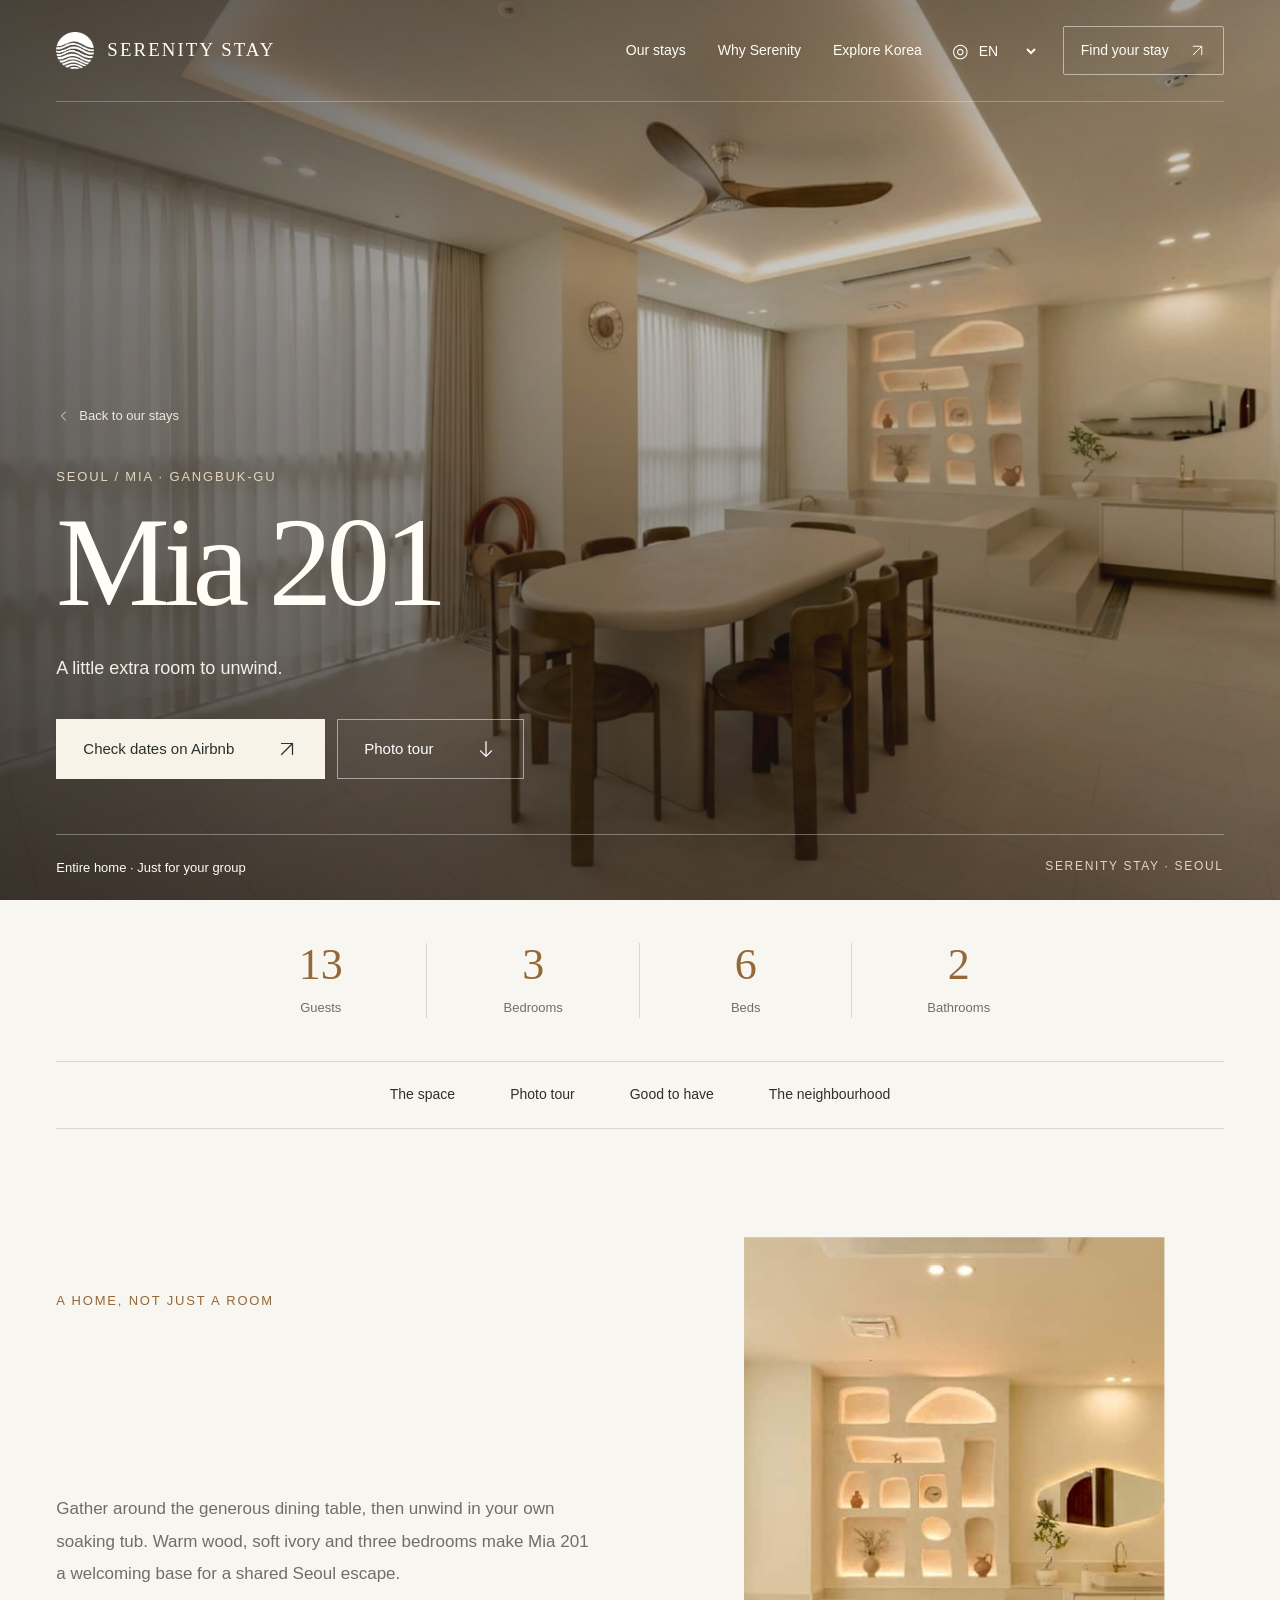
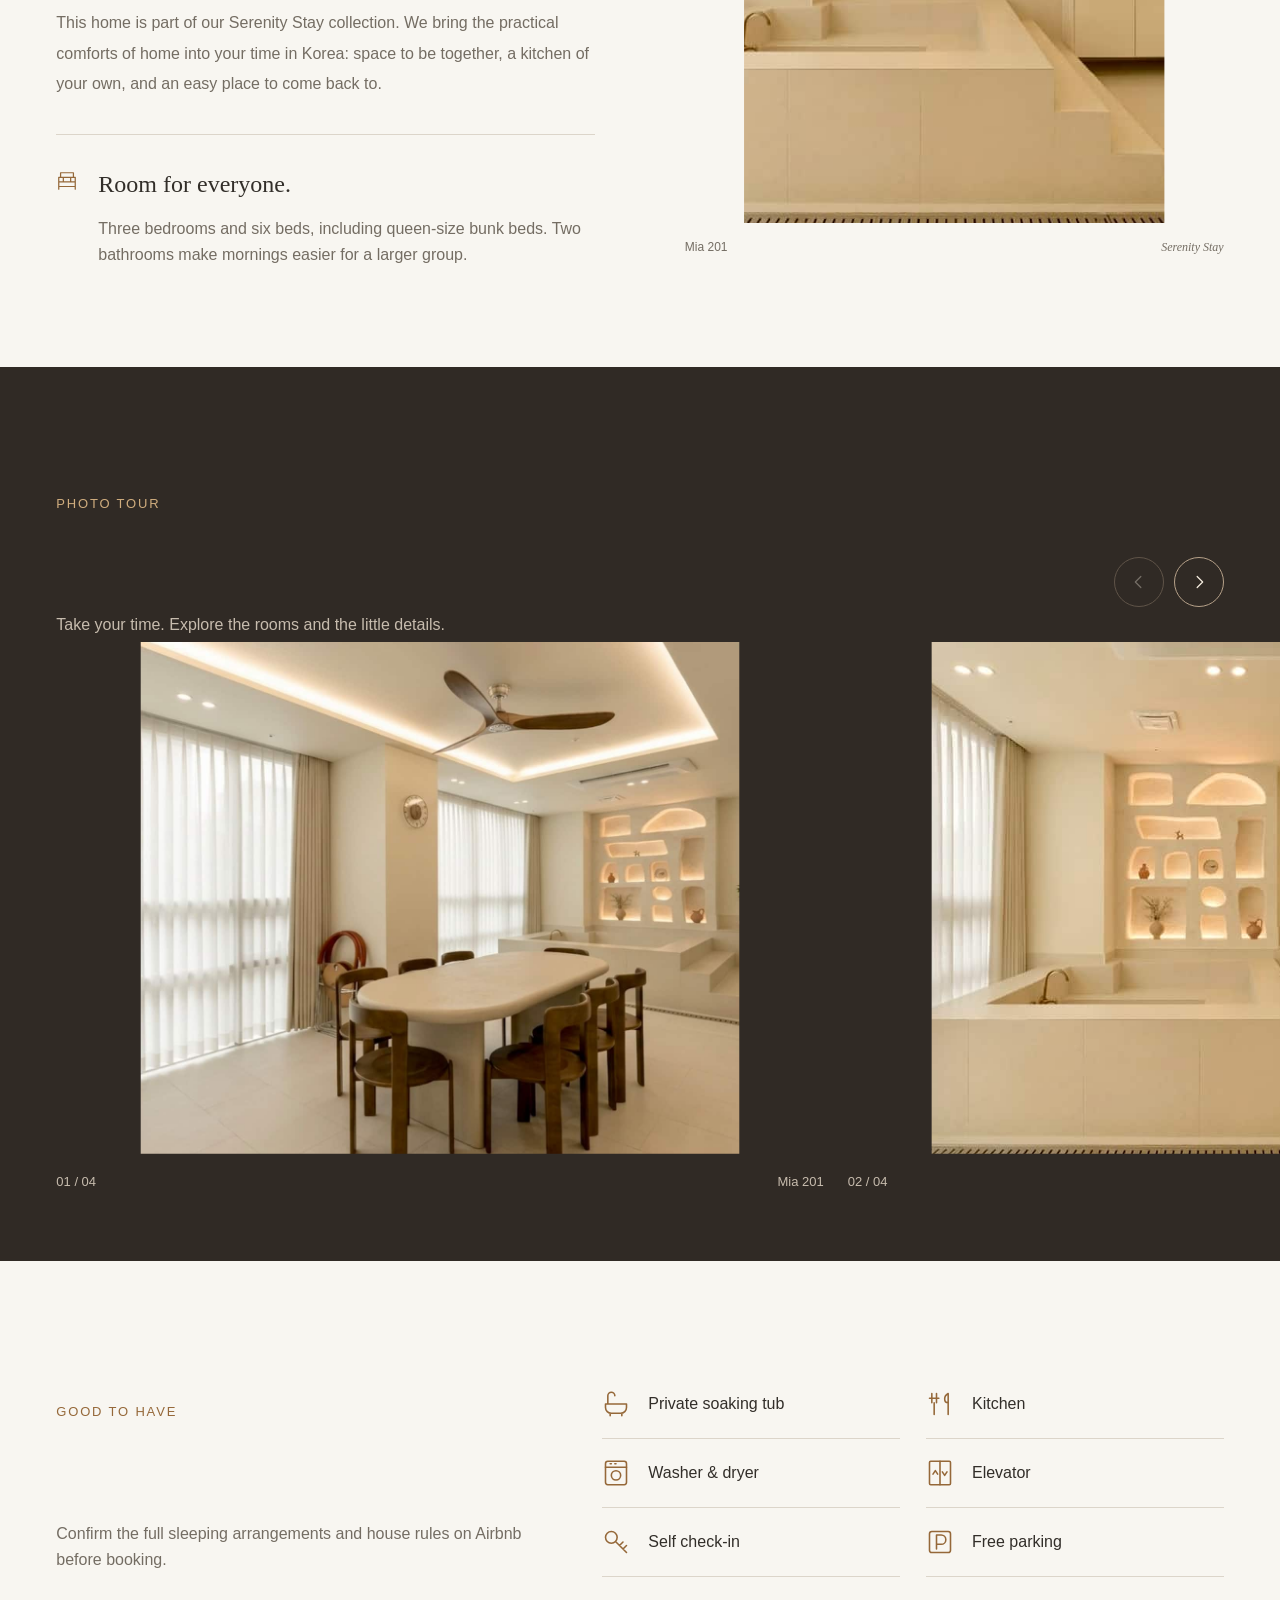
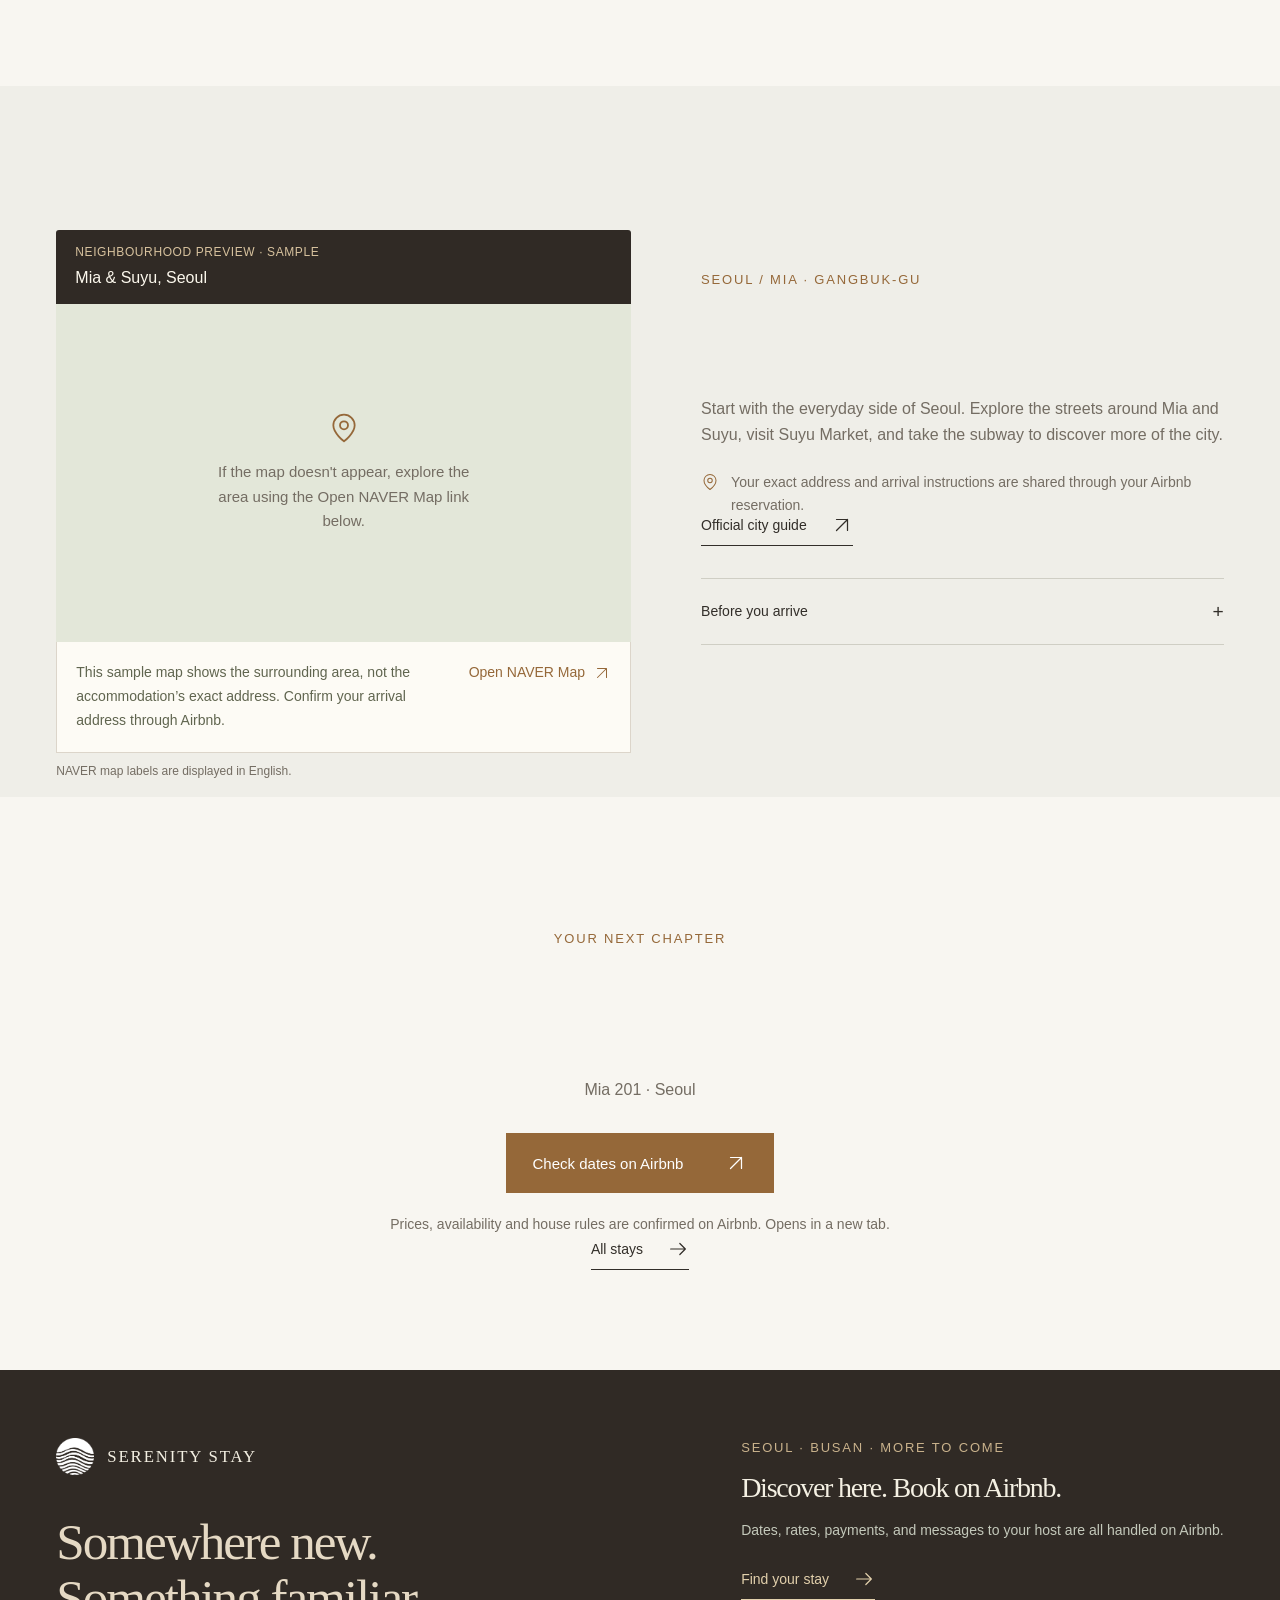
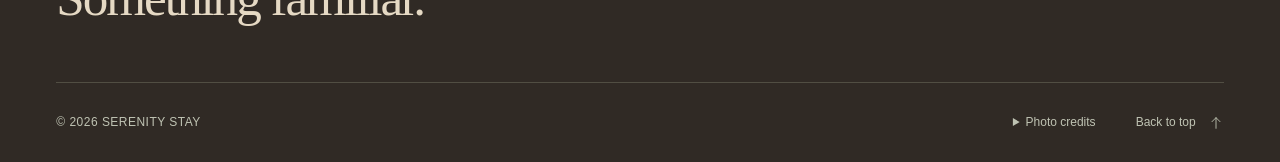
<file: stays/mia201.html>
<!doctype html>
<html lang="en">
<head>
  <meta charset="UTF-8">
  <meta name="viewport" content="width=device-width, initial-scale=1">
  <meta name="description" content="Gather around the generous dining table, then unwind in your own soaking tub. Warm wood, soft ivory and three bedrooms make Mia 201 a welcoming base for a shared Seoul escape.">
  <meta name="theme-color" content="#302a25">
  <title>Mia 201 — Serenity Stay</title>
  <link rel="icon" type="image/png" href="../assets/logo-wood.png">
  <link rel="stylesheet" href="../styles.css?v=13">
  <script src="../content.js?v=13" defer></script>
  <script src="../map-config.js?v=13" defer></script>
  <script src="../app.js?v=13" defer></script>
</head>
<body data-page="mia201" data-root="../">
  <a class="skip-link" href="#main">Skip to content</a>
  <main id="main" tabindex="-1"><section class="hero detail-hero" id="top"><div class="hero-visual"><img class="detail-cover" src="../assets/mia201-hero.jpg" alt="Warm dining space and private soaking tub at Serenity Stay Mia 201" width="1920" height="1281" fetchpriority="high" decoding="async"></div><div class="hero-shade"></div><div class="hero-content"><header class="site-header shell">
        <a class="brand" href="../index.html" aria-label="Serenity Stay home"><img class="brand-mark" src="../assets/logo-wood.png" alt=""  fetchpriority="high" decoding="async"><span>SERENITY <span class="brand-stay">STAY</span></span></a>
        <nav class="main-nav" id="main-nav" aria-label="Menu">
          <a href="../index.html#stays">Our stays</a><a href="../index.html#why">Why Serenity</a><a href="../index.html#places">Explore Korea</a>
        </nav>
        <div class="header-actions"><label class="language-select"><span aria-hidden="true">◎</span><span class="sr-only">Language</span><select id="language"><option value="en" selected>EN</option><option value="ko" >한국어</option><option value="zh" >中文</option></select></label><a class="header-book" href="../index.html#stays">Find your stay<svg class="icon" viewBox="0 0 24 24" fill="none" stroke="currentColor" stroke-width="1.35" stroke-linecap="round" stroke-linejoin="round" aria-hidden="true"><path d="M6 18 18 6M6 6h12v12"/></svg></a><button class="menu-toggle" type="button" aria-expanded="false" aria-controls="main-nav"><span>Menu</span><span class="menu-lines" aria-hidden="true"></span></button></div>
      </header><div class="hero-copy shell"><a class="back-link" href="../index.html#stays"><svg class="icon" viewBox="0 0 24 24" fill="none" stroke="currentColor" stroke-width="1.35" stroke-linecap="round" stroke-linejoin="round" aria-hidden="true"><path d="m14 6-6 6 6 6"/></svg>Back to our stays</a><p class="eyebrow">Seoul / MIA · GANGBUK-GU</p><h1><span class="line-mask"><span>Mia 201</span></span></h1><p class="detail-tagline">A little extra room to unwind.</p><div class="hero-buttons"><a class="button button-cream" href="https://www.airbnb.co.kr/rooms/1726477983734680758" target="_blank" rel="noopener noreferrer">Check dates on Airbnb<svg class="icon" viewBox="0 0 24 24" fill="none" stroke="currentColor" stroke-width="1.35" stroke-linecap="round" stroke-linejoin="round" aria-hidden="true"><path d="M6 18 18 6M6 6h12v12"/></svg><span class="sr-only">Opens in a new tab</span></a><a class="button button-outline" href="#gallery">Photo tour<svg class="icon" viewBox="0 0 24 24" fill="none" stroke="currentColor" stroke-width="1.35" stroke-linecap="round" stroke-linejoin="round" aria-hidden="true"><path d="M12 4v16m-6-6 6 6 6-6"/></svg></a></div></div><div class="detail-hero-foot shell"><span>Entire home · Just for your group</span><span>SERENITY STAY · SEOUL</span></div></div></section>
        <div class="stay-overview shell"><dl class="stats"><div><dt>Guests</dt><dd>13</dd></div><div><dt>Bedrooms</dt><dd>3</dd></div><div><dt>Beds</dt><dd>6</dd></div><div><dt>Bathrooms</dt><dd>2</dd></div></dl><nav class="detail-nav" aria-label="The space"><a href="#about">The space</a><a href="#gallery">Photo tour</a><a href="#amenities">Good to have</a><a href="#location">The neighbourhood</a></nav></div>
        <section class="detail-story section shell" id="about"><div class="story-copy reveal"><p class="eyebrow">A HOME, NOT JUST A ROOM</p><h2 class="motion-title"><span class="motion-line" style="--line-index:0"><span>For all of us,</span></span><span class="motion-line" style="--line-index:1"><span>and a little time out.</span></span></h2><p class="story-description">Gather around the generous dining table, then unwind in your own soaking tub. Warm wood, soft ivory and three bedrooms make Mia 201 a welcoming base for a shared Seoul escape.</p><p class="detail-host-note">This home is part of our Serenity Stay collection. We bring the practical comforts of home into your time in Korea: space to be together, a kitchen of your own, and an easy place to come back to.</p><div class="sleeping-copy"><span class="small-icon"><svg class="icon" viewBox="0 0 24 24" fill="none" stroke="currentColor" stroke-width="1.35" stroke-linecap="round" stroke-linejoin="round" aria-hidden="true"><path d="M3 18v3m18-3v3M3 18V8h18v10ZM5 8V3h14v5M3 13h18M8 8v5m8-5v5"/></svg></span><div><h3>Room for everyone.</h3><p>Three bedrooms and six beds, including queen-size bunk beds. Two bathrooms make mornings easier for a larger group.</p></div></div></div><figure class="story-photo reveal"><div class="story-photo-frame"><img class="" src="../assets/mia201-1.jpg" alt="Mia 201, photo 2" width="1200" height="805" loading="lazy" decoding="async"></div><figcaption><span>Mia 201</span><span>Serenity Stay</span></figcaption></figure></section>
        <section class="gallery-section" id="gallery" aria-labelledby="gallery-title"><div class="shell gallery-heading"><div class="section-heading reveal"><p class="eyebrow">Photo tour</p><h2 class="motion-title" id="gallery-title"><span class="motion-line" style="--line-index:0"><span>A closer look.</span></span></h2><p>Take your time. Explore the rooms and the little details.</p></div><div class="gallery-controls"><button class="round-button" data-scroll-for="gallery-track" data-scroll-step="-1" aria-label="Previous photo" type="button"><svg class="icon" viewBox="0 0 24 24" fill="none" stroke="currentColor" stroke-width="1.35" stroke-linecap="round" stroke-linejoin="round" aria-hidden="true"><path d="m14 6-6 6 6 6"/></svg></button><button class="round-button" data-scroll-for="gallery-track" data-scroll-step="1" aria-label="Next photo" type="button"><svg class="icon" viewBox="0 0 24 24" fill="none" stroke="currentColor" stroke-width="1.35" stroke-linecap="round" stroke-linejoin="round" aria-hidden="true"><path d="m10 6 6 6-6 6"/></svg></button></div></div><div class="gallery-track" id="gallery-track" data-scroll-track tabindex="0" aria-label="Photo tour"><figure><div class="gallery-photo"><img class="" src="../assets/mia201-hero.jpg" alt="Mia 201, photo 1" width="1920" height="1281" loading="lazy" decoding="async"></div><figcaption><span>01 / 04</span><span>Mia 201</span></figcaption></figure><figure><div class="gallery-photo"><img class="" src="../assets/mia201-1.jpg" alt="Mia 201, photo 2" width="1200" height="805" loading="lazy" decoding="async"></div><figcaption><span>02 / 04</span><span>Mia 201</span></figcaption></figure><figure><div class="gallery-photo"><img class="" src="../assets/mia201-bedroom.jpg" alt="Mia 201, photo 3" width="1200" height="1800" loading="lazy" decoding="async"></div><figcaption><span>03 / 04</span><span>Mia 201</span></figcaption></figure><figure><div class="gallery-photo"><img class="" src="../assets/mia201-3.jpg" alt="Mia 201, photo 4" width="720" height="538" loading="lazy" decoding="async"></div><figcaption><span>04 / 04</span><span>Mia 201</span></figcaption></figure></div></section>
        <section class="section amenities-section shell" id="amenities"><div class="section-heading reveal"><p class="eyebrow">Good to have</p><h2 class="motion-title"><span class="motion-line" style="--line-index:0"><span>Settle right in.</span></span></h2><p>Confirm the full sleeping arrangements and house rules on Airbnb before booking.</p></div><ul class="amenity-grid"><li class="reveal"><svg class="icon" viewBox="0 0 24 24" fill="none" stroke="currentColor" stroke-width="1.35" stroke-linecap="round" stroke-linejoin="round" aria-hidden="true"><path d="M3 12h18v3a5 5 0 0 1-5 5H8a5 5 0 0 1-5-5ZM5 12V5a3 3 0 0 1 6 0M7 20v2m10-2v2"/></svg><span>Private soaking tub</span></li><li class="reveal"><svg class="icon" viewBox="0 0 24 24" fill="none" stroke="currentColor" stroke-width="1.35" stroke-linecap="round" stroke-linejoin="round" aria-hidden="true"><path d="M5 3v8m4-8v8M3 7h8M7 11v10M19 3c-4 2-4 8 0 8V3Zm0 8v10"/></svg><span>Kitchen</span></li><li class="reveal"><svg class="icon" viewBox="0 0 24 24" fill="none" stroke="currentColor" stroke-width="1.35" stroke-linecap="round" stroke-linejoin="round" aria-hidden="true"><rect x="3" y="2" width="18" height="20" rx="2"/><path d="M3 7h18M7 4h1m3 0h1"/><circle cx="12" cy="14" r="4"/></svg><span>Washer &amp; dryer</span></li><li class="reveal"><svg class="icon" viewBox="0 0 24 24" fill="none" stroke="currentColor" stroke-width="1.35" stroke-linecap="round" stroke-linejoin="round" aria-hidden="true"><rect x="3" y="2" width="18" height="20" rx="1"/><path d="M12 2v20m-6-9 2-3 2 3m4-2 2 3 2-3"/></svg><span>Elevator</span></li><li class="reveal"><svg class="icon" viewBox="0 0 24 24" fill="none" stroke="currentColor" stroke-width="1.35" stroke-linecap="round" stroke-linejoin="round" aria-hidden="true"><circle cx="8" cy="8" r="5"/><path d="m12 12 9 9m-6-6 3-3m0 6 3-3"/></svg><span>Self check-in</span></li><li class="reveal"><svg class="icon" viewBox="0 0 24 24" fill="none" stroke="currentColor" stroke-width="1.35" stroke-linecap="round" stroke-linejoin="round" aria-hidden="true"><rect x="3" y="3" width="18" height="18" rx="2"/><path d="M9 18V6h4a4 4 0 0 1 0 8H9"/></svg><span>Free parking</span></li></ul></section>
        <section class="location-section" id="location"><div class="shell location-grid"><div class="location-map map-scene"><div class="map-panel" data-map-stay="mia201"><div class="map-label"><span>NEIGHBOURHOOD PREVIEW · SAMPLE</span><strong>Mia &amp; Suyu, Seoul</strong></div><div class="map-stage"><div class="neighbourhood-map map-placeholder" role="status"><svg class="icon" viewBox="0 0 24 24" fill="none" stroke="currentColor" stroke-width="1.35" stroke-linecap="round" stroke-linejoin="round" aria-hidden="true"><path d="M20 10c0 6-8 12-8 12S4 16 4 10a8 8 0 1 1 16 0Z"/><circle cx="12" cy="10" r="3"/></svg><p>If the map doesn&#39;t appear, explore the area using the Open NAVER Map link below.</p></div><div class="neighbourhood-map naver-map" role="region" aria-label="Mia 201 — sample neighbourhood map" hidden></div></div><div class="map-caption"><p>This sample map shows the surrounding area, not the accommodation’s exact address. Confirm your arrival address through Airbnb.</p><a data-map-naver href="https://map.naver.com/p/search/%EC%84%9C%EC%9A%B8%20%EB%AF%B8%EC%95%84%EC%97%AD" target="_blank" rel="noopener noreferrer">Open NAVER Map<svg class="icon" viewBox="0 0 24 24" fill="none" stroke="currentColor" stroke-width="1.35" stroke-linecap="round" stroke-linejoin="round" aria-hidden="true"><path d="M6 18 18 6M6 6h12v12"/></svg><span class="sr-only">Opens in a new tab</span></a></div><p class="map-network-note">NAVER map labels are displayed in English.</p></div></div><div class="location-copy reveal"><p class="eyebrow">Seoul / MIA · GANGBUK-GU</p><h2 class="motion-title"><span class="motion-line" style="--line-index:0"><span>A good place to begin.</span></span></h2><p>Start with the everyday side of Seoul. Explore the streets around Mia and Suyu, visit Suyu Market, and take the subway to discover more of the city.</p><p class="address-note"><svg class="icon" viewBox="0 0 24 24" fill="none" stroke="currentColor" stroke-width="1.35" stroke-linecap="round" stroke-linejoin="round" aria-hidden="true"><path d="M20 10c0 6-8 12-8 12S4 16 4 10a8 8 0 1 1 16 0Z"/><circle cx="12" cy="10" r="3"/></svg>Your exact address and arrival instructions are shared through your Airbnb reservation.</p><a class="text-link" href="https://english.visitseoul.net/" target="_blank" rel="noopener noreferrer">Official city guide<svg class="icon" viewBox="0 0 24 24" fill="none" stroke="currentColor" stroke-width="1.35" stroke-linecap="round" stroke-linejoin="round" aria-hidden="true"><path d="M6 18 18 6M6 6h12v12"/></svg><span class="sr-only">Opens in a new tab</span></a><details class="arrival-details"><summary>Before you arrive<span aria-hidden="true">+</span></summary><p>Mia check-in: from 4 pm · Check-out: by 11 am. Arrival instructions are provided through Airbnb.</p></details></div></div></section>
        <section class="reserve-section shell reveal" id="reserve"><p class="eyebrow">YOUR NEXT CHAPTER</p><h2 class="motion-title"><span class="motion-line" style="--line-index:0"><span>Make yourself at home.</span></span></h2><p class="reserve-name">Mia 201 · Seoul</p><a class="button button-gold" href="https://www.airbnb.co.kr/rooms/1726477983734680758" target="_blank" rel="noopener noreferrer">Check dates on Airbnb<svg class="icon" viewBox="0 0 24 24" fill="none" stroke="currentColor" stroke-width="1.35" stroke-linecap="round" stroke-linejoin="round" aria-hidden="true"><path d="M6 18 18 6M6 6h12v12"/></svg><span class="sr-only">Opens in a new tab</span></a><p class="reserve-note">Prices, availability and house rules are confirmed on Airbnb. Opens in a new tab.</p><a class="text-link" href="../index.html#stays">All stays<svg class="icon" viewBox="0 0 24 24" fill="none" stroke="currentColor" stroke-width="1.35" stroke-linecap="round" stroke-linejoin="round" aria-hidden="true"><path d="M4 12h16m-6-6 6 6-6 6"/></svg></a></section></main>
  <div id="footer"><footer class="site-footer"><div class="shell footer-top"><div><a class="brand" href="../index.html" aria-label="Serenity Stay home"><img class="brand-mark" src="../assets/logo-wood.png" alt=""  loading="lazy" decoding="async"><span>SERENITY STAY</span></a><p class="footer-line">Somewhere new.
Something familiar.</p></div><div class="footer-booking"><p class="eyebrow">SEOUL · BUSAN · MORE TO COME</p><h2>Discover here. Book on Airbnb.</h2><p>Dates, rates, payments, and messages to your host are all handled on Airbnb.</p><a class="text-link" href="../index.html#stays">Find your stay<svg class="icon" viewBox="0 0 24 24" fill="none" stroke="currentColor" stroke-width="1.35" stroke-linecap="round" stroke-linejoin="round" aria-hidden="true"><path d="M4 12h16m-6-6 6 6-6 6"/></svg></a></div></div><div class="shell footer-bottom"><span>© 2026 SERENITY STAY</span><details class="photo-credits"><summary>Photo credits</summary><p>Tourism archive photographs; not accommodation views. Cropped for layout.</p><p>Gyeongbokgung Palace — <a href="https://commons.wikimedia.org/wiki/File:Gyeongbokgung_Palace.jpg" target="_blank" rel="noopener noreferrer">Janine Dupree, 2005 · Wikimedia Commons</a> · <a href="https://creativecommons.org/licenses/by/2.0/" target="_blank" rel="noopener noreferrer">CC BY 2.0</a></p><p>Gwangan Bridge — <a href="https://commons.wikimedia.org/wiki/File:Gwangan_Bridge_from_Igidae_Park.jpg" target="_blank" rel="noopener noreferrer">The Big Cat, 2007 · Wikimedia Commons</a> · <a href="https://creativecommons.org/licenses/by/2.0/" target="_blank" rel="noopener noreferrer">CC BY 2.0</a></p></details><a href="#top">Back to top<svg class="icon" viewBox="0 0 24 24" fill="none" stroke="currentColor" stroke-width="1.35" stroke-linecap="round" stroke-linejoin="round" aria-hidden="true"><path d="M12 4v16m-6-6 6 6 6-6"/></svg></a></div></footer></div>
</body>
</html>
</file>
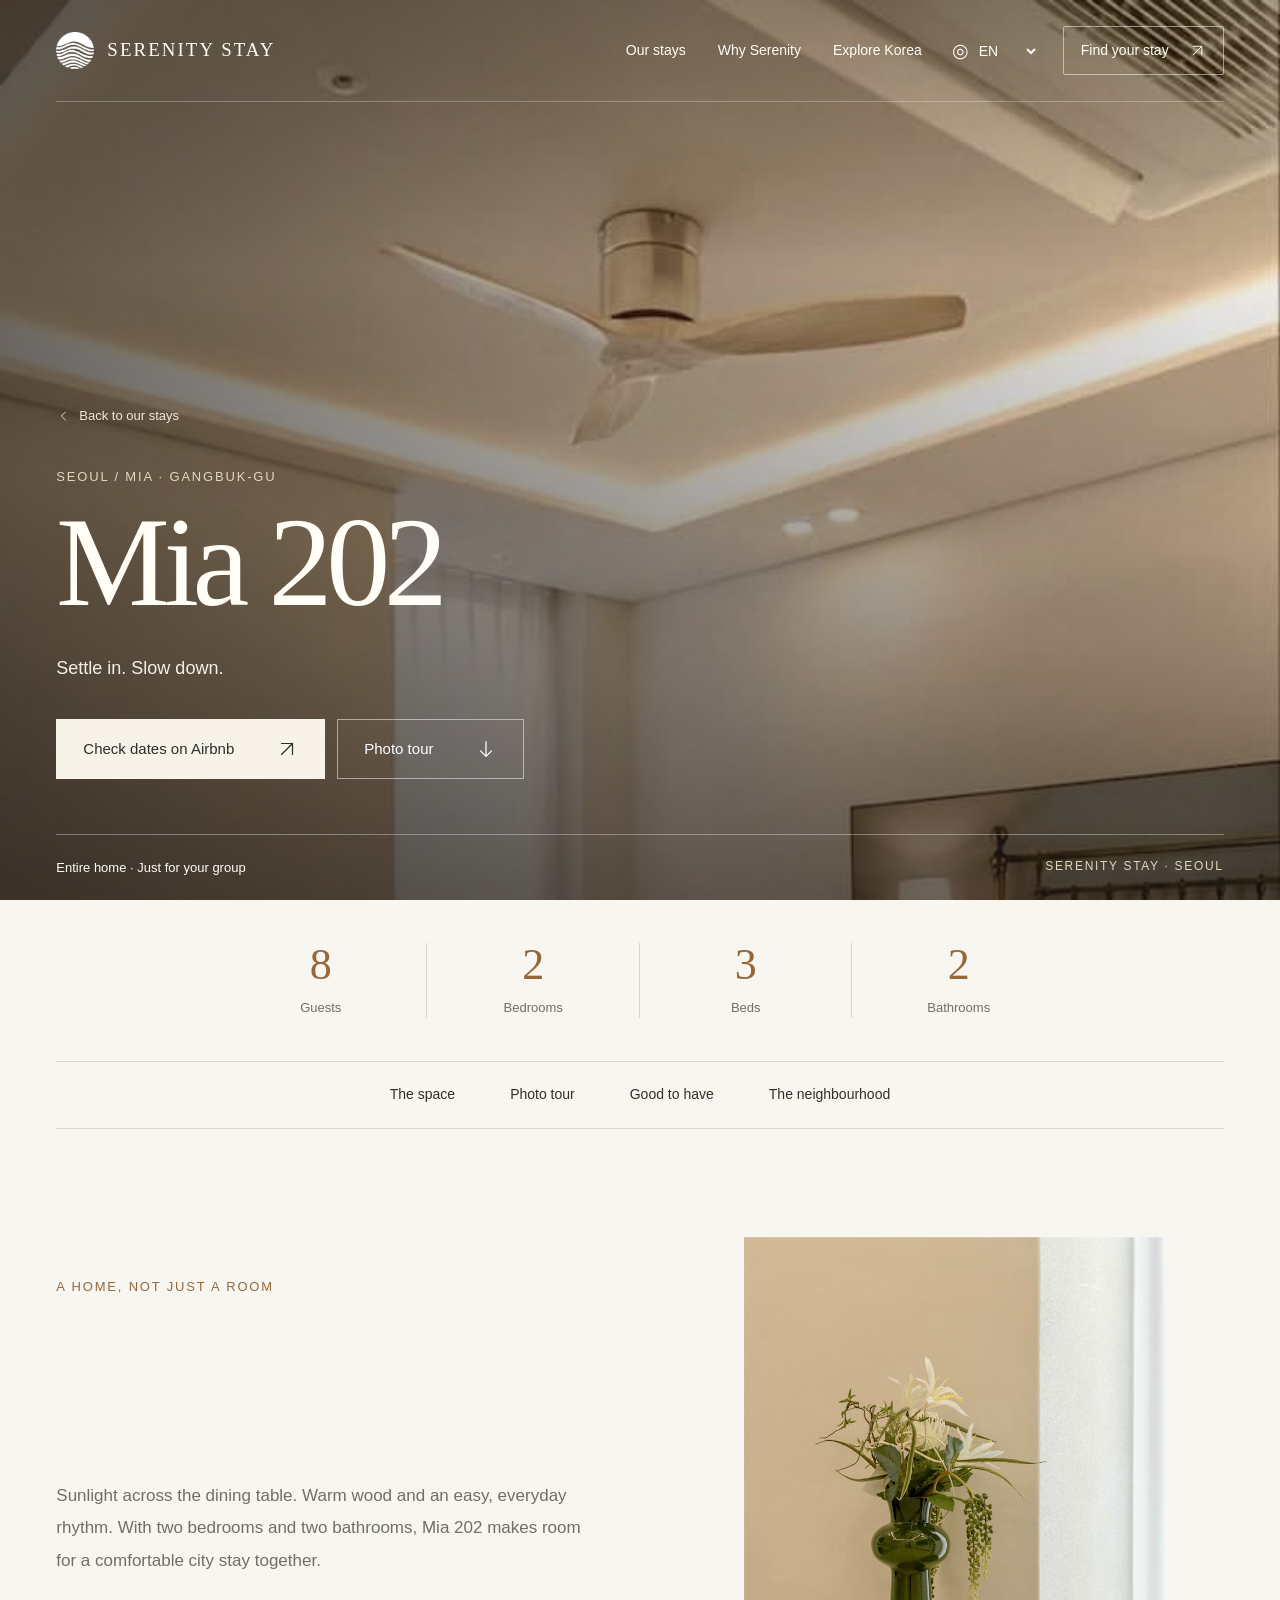
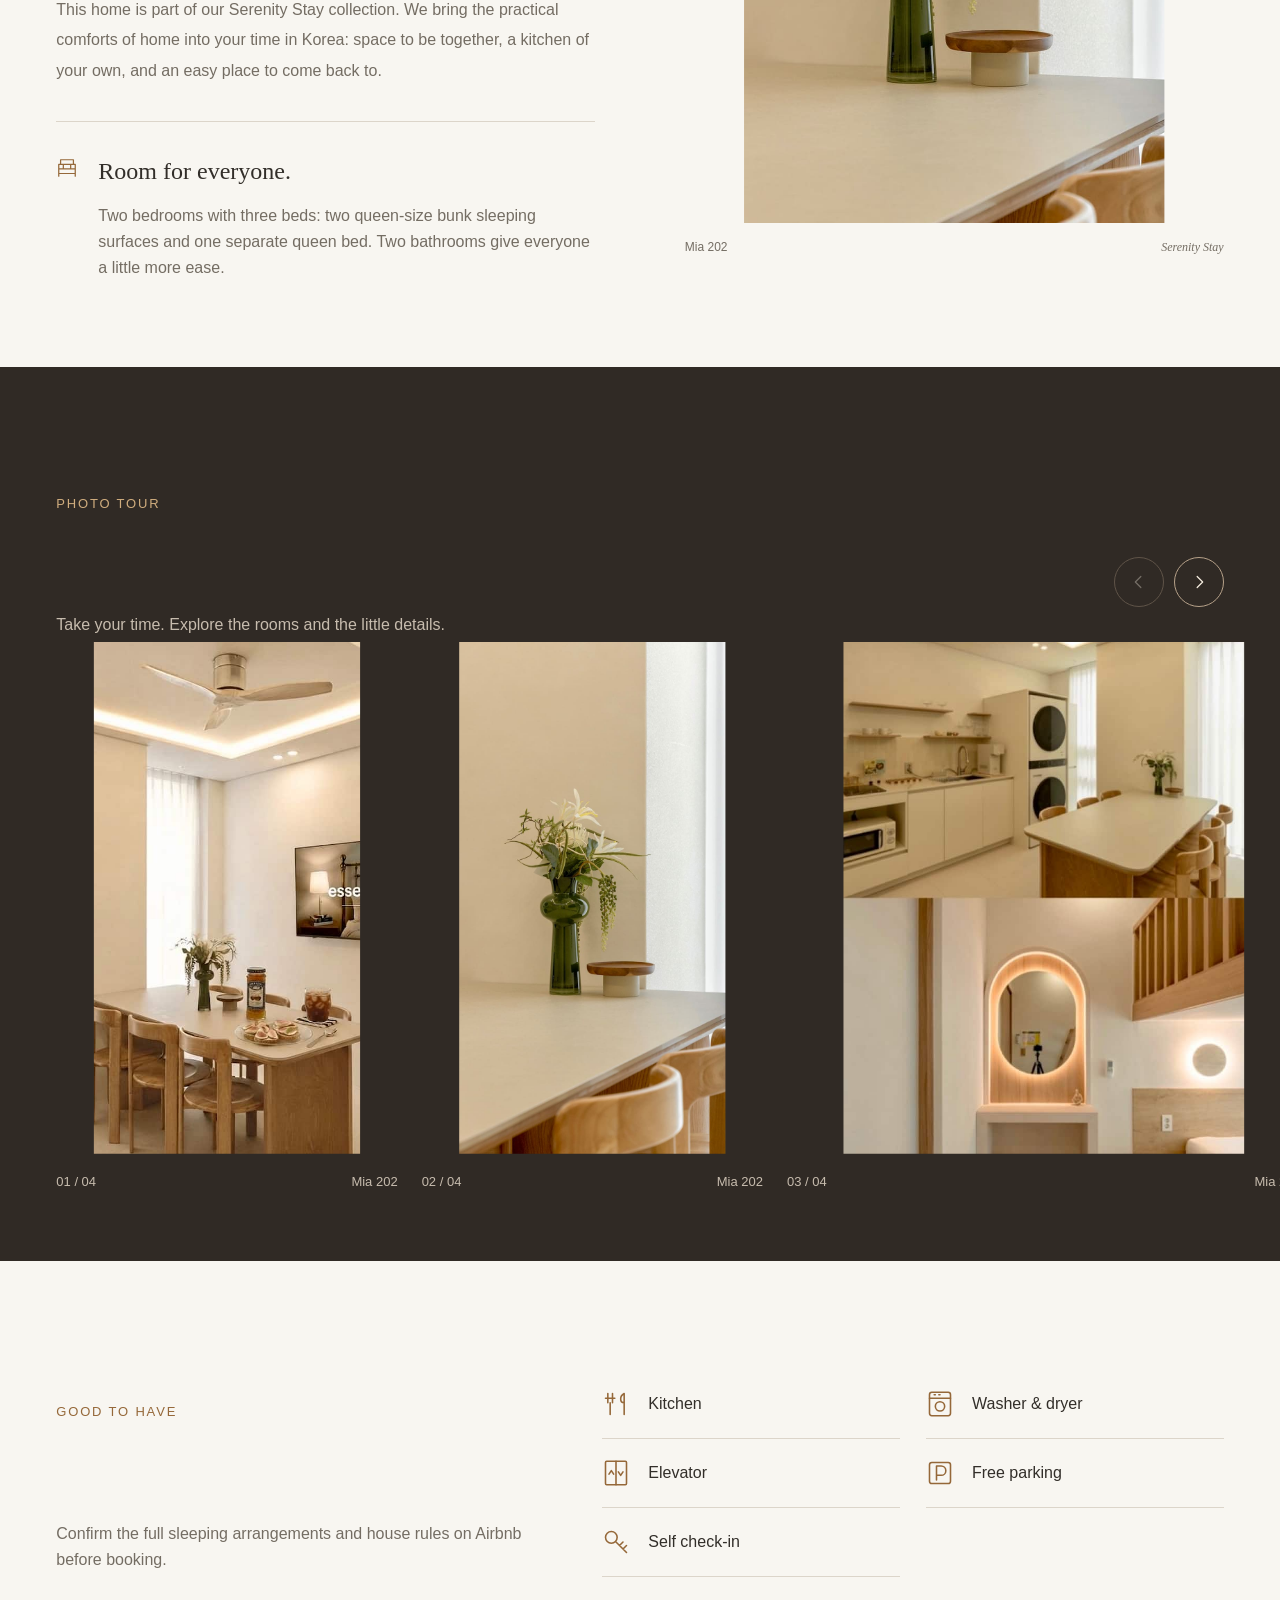
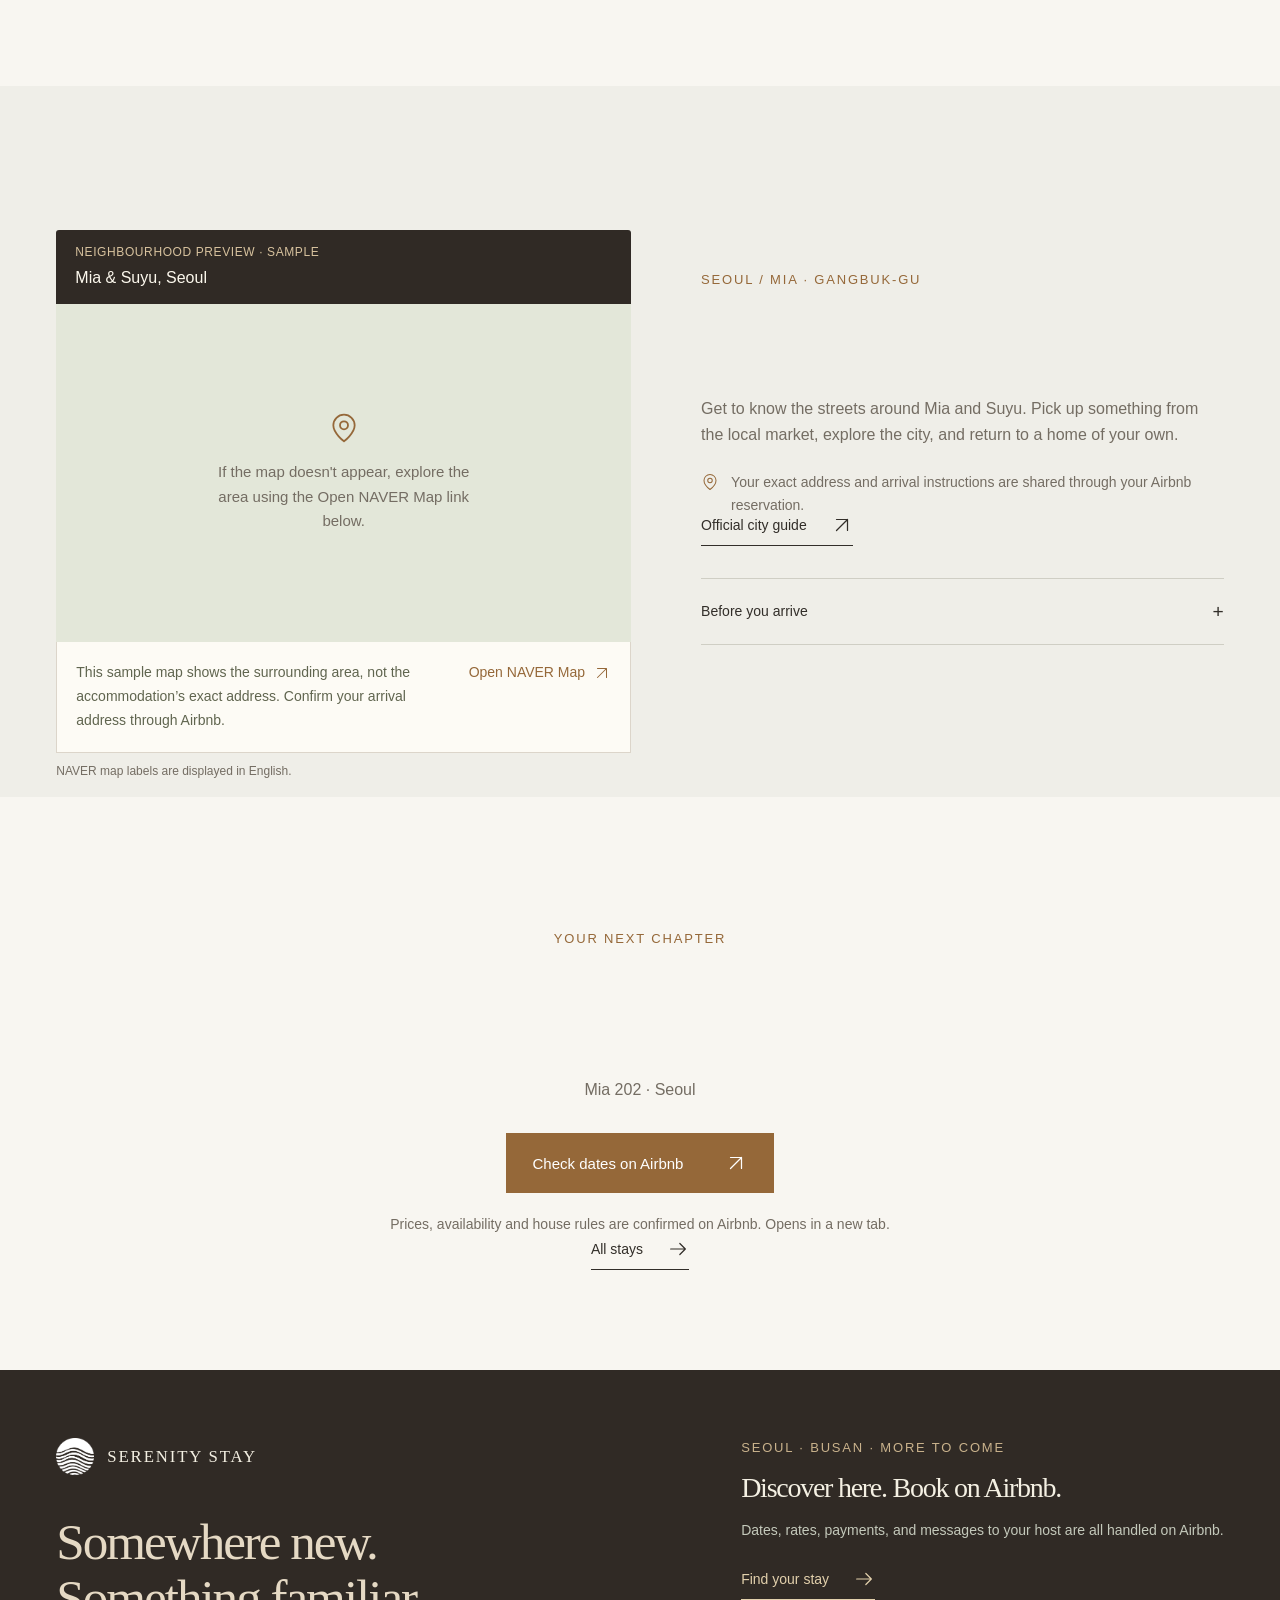
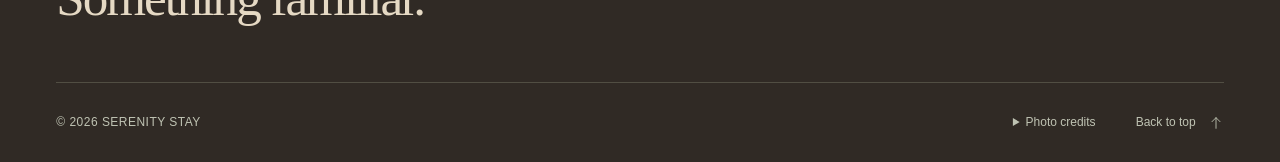
<file: stays/mia202.html>
<!doctype html>
<html lang="en">
<head>
  <meta charset="UTF-8">
  <meta name="viewport" content="width=device-width, initial-scale=1">
  <meta name="description" content="Sunlight across the dining table. Warm wood and an easy, everyday rhythm. With two bedrooms and two bathrooms, Mia 202 makes room for a comfortable city stay together.">
  <meta name="theme-color" content="#302a25">
  <title>Mia 202 — Serenity Stay</title>
  <link rel="icon" type="image/png" href="../assets/logo-wood.png">
  <link rel="stylesheet" href="../styles.css?v=13">
  <script src="../content.js?v=13" defer></script>
  <script src="../map-config.js?v=13" defer></script>
  <script src="../app.js?v=13" defer></script>
</head>
<body data-page="mia202" data-root="../">
  <a class="skip-link" href="#main">Skip to content</a>
  <main id="main" tabindex="-1"><section class="hero detail-hero" id="top"><div class="hero-visual"><img class="detail-cover" src="../assets/mia202-2.jpg" alt="Sunlit dining area at Serenity Stay Mia 202" width="720" height="1080" fetchpriority="high" decoding="async"></div><div class="hero-shade"></div><div class="hero-content"><header class="site-header shell">
        <a class="brand" href="../index.html" aria-label="Serenity Stay home"><img class="brand-mark" src="../assets/logo-wood.png" alt=""  fetchpriority="high" decoding="async"><span>SERENITY <span class="brand-stay">STAY</span></span></a>
        <nav class="main-nav" id="main-nav" aria-label="Menu">
          <a href="../index.html#stays">Our stays</a><a href="../index.html#why">Why Serenity</a><a href="../index.html#places">Explore Korea</a>
        </nav>
        <div class="header-actions"><label class="language-select"><span aria-hidden="true">◎</span><span class="sr-only">Language</span><select id="language"><option value="en" selected>EN</option><option value="ko" >한국어</option><option value="zh" >中文</option></select></label><a class="header-book" href="../index.html#stays">Find your stay<svg class="icon" viewBox="0 0 24 24" fill="none" stroke="currentColor" stroke-width="1.35" stroke-linecap="round" stroke-linejoin="round" aria-hidden="true"><path d="M6 18 18 6M6 6h12v12"/></svg></a><button class="menu-toggle" type="button" aria-expanded="false" aria-controls="main-nav"><span>Menu</span><span class="menu-lines" aria-hidden="true"></span></button></div>
      </header><div class="hero-copy shell"><a class="back-link" href="../index.html#stays"><svg class="icon" viewBox="0 0 24 24" fill="none" stroke="currentColor" stroke-width="1.35" stroke-linecap="round" stroke-linejoin="round" aria-hidden="true"><path d="m14 6-6 6 6 6"/></svg>Back to our stays</a><p class="eyebrow">Seoul / MIA · GANGBUK-GU</p><h1><span class="line-mask"><span>Mia 202</span></span></h1><p class="detail-tagline">Settle in. Slow down.</p><div class="hero-buttons"><a class="button button-cream" href="https://www.airbnb.co.kr/rooms/1726520220054341394" target="_blank" rel="noopener noreferrer">Check dates on Airbnb<svg class="icon" viewBox="0 0 24 24" fill="none" stroke="currentColor" stroke-width="1.35" stroke-linecap="round" stroke-linejoin="round" aria-hidden="true"><path d="M6 18 18 6M6 6h12v12"/></svg><span class="sr-only">Opens in a new tab</span></a><a class="button button-outline" href="#gallery">Photo tour<svg class="icon" viewBox="0 0 24 24" fill="none" stroke="currentColor" stroke-width="1.35" stroke-linecap="round" stroke-linejoin="round" aria-hidden="true"><path d="M12 4v16m-6-6 6 6 6-6"/></svg></a></div></div><div class="detail-hero-foot shell"><span>Entire home · Just for your group</span><span>SERENITY STAY · SEOUL</span></div></div></section>
        <div class="stay-overview shell"><dl class="stats"><div><dt>Guests</dt><dd>8</dd></div><div><dt>Bedrooms</dt><dd>2</dd></div><div><dt>Beds</dt><dd>3</dd></div><div><dt>Bathrooms</dt><dd>2</dd></div></dl><nav class="detail-nav" aria-label="The space"><a href="#about">The space</a><a href="#gallery">Photo tour</a><a href="#amenities">Good to have</a><a href="#location">The neighbourhood</a></nav></div>
        <section class="detail-story section shell" id="about"><div class="story-copy reveal"><p class="eyebrow">A HOME, NOT JUST A ROOM</p><h2 class="motion-title"><span class="motion-line" style="--line-index:0"><span>Sunlit mornings.</span></span><span class="motion-line" style="--line-index:1"><span>Unhurried evenings.</span></span></h2><p class="story-description">Sunlight across the dining table. Warm wood and an easy, everyday rhythm. With two bedrooms and two bathrooms, Mia 202 makes room for a comfortable city stay together.</p><p class="detail-host-note">This home is part of our Serenity Stay collection. We bring the practical comforts of home into your time in Korea: space to be together, a kitchen of your own, and an easy place to come back to.</p><div class="sleeping-copy"><span class="small-icon"><svg class="icon" viewBox="0 0 24 24" fill="none" stroke="currentColor" stroke-width="1.35" stroke-linecap="round" stroke-linejoin="round" aria-hidden="true"><path d="M3 18v3m18-3v3M3 18V8h18v10ZM5 8V3h14v5M3 13h18M8 8v5m8-5v5"/></svg></span><div><h3>Room for everyone.</h3><p>Two bedrooms with three beds: two queen-size bunk sleeping surfaces and one separate queen bed. Two bathrooms give everyone a little more ease.</p></div></div></div><figure class="story-photo reveal"><div class="story-photo-frame"><img class="" src="../assets/mia202-room.jpg" alt="Mia 202, photo 2" width="1200" height="1800" loading="lazy" decoding="async"></div><figcaption><span>Mia 202</span><span>Serenity Stay</span></figcaption></figure></section>
        <section class="gallery-section" id="gallery" aria-labelledby="gallery-title"><div class="shell gallery-heading"><div class="section-heading reveal"><p class="eyebrow">Photo tour</p><h2 class="motion-title" id="gallery-title"><span class="motion-line" style="--line-index:0"><span>A closer look.</span></span></h2><p>Take your time. Explore the rooms and the little details.</p></div><div class="gallery-controls"><button class="round-button" data-scroll-for="gallery-track" data-scroll-step="-1" aria-label="Previous photo" type="button"><svg class="icon" viewBox="0 0 24 24" fill="none" stroke="currentColor" stroke-width="1.35" stroke-linecap="round" stroke-linejoin="round" aria-hidden="true"><path d="m14 6-6 6 6 6"/></svg></button><button class="round-button" data-scroll-for="gallery-track" data-scroll-step="1" aria-label="Next photo" type="button"><svg class="icon" viewBox="0 0 24 24" fill="none" stroke="currentColor" stroke-width="1.35" stroke-linecap="round" stroke-linejoin="round" aria-hidden="true"><path d="m10 6 6 6-6 6"/></svg></button></div></div><div class="gallery-track" id="gallery-track" data-scroll-track tabindex="0" aria-label="Photo tour"><figure><div class="gallery-photo"><img class="" src="../assets/mia202-2.jpg" alt="Mia 202, photo 1" width="720" height="1080" loading="lazy" decoding="async"></div><figcaption><span>01 / 04</span><span>Mia 202</span></figcaption></figure><figure><div class="gallery-photo"><img class="" src="../assets/mia202-room.jpg" alt="Mia 202, photo 2" width="1200" height="1800" loading="lazy" decoding="async"></div><figcaption><span>02 / 04</span><span>Mia 202</span></figcaption></figure><figure><div class="gallery-photo"><img class="" src="../assets/mia202-1.jpg" alt="Mia 202, photo 3" width="1200" height="1196" loading="lazy" decoding="async"></div><figcaption><span>03 / 04</span><span>Mia 202</span></figcaption></figure><figure><div class="gallery-photo"><img class="" src="../assets/mia202-3.jpg" alt="Mia 202, photo 4" width="720" height="1080" loading="lazy" decoding="async"></div><figcaption><span>04 / 04</span><span>Mia 202</span></figcaption></figure></div></section>
        <section class="section amenities-section shell" id="amenities"><div class="section-heading reveal"><p class="eyebrow">Good to have</p><h2 class="motion-title"><span class="motion-line" style="--line-index:0"><span>Settle right in.</span></span></h2><p>Confirm the full sleeping arrangements and house rules on Airbnb before booking.</p></div><ul class="amenity-grid"><li class="reveal"><svg class="icon" viewBox="0 0 24 24" fill="none" stroke="currentColor" stroke-width="1.35" stroke-linecap="round" stroke-linejoin="round" aria-hidden="true"><path d="M5 3v8m4-8v8M3 7h8M7 11v10M19 3c-4 2-4 8 0 8V3Zm0 8v10"/></svg><span>Kitchen</span></li><li class="reveal"><svg class="icon" viewBox="0 0 24 24" fill="none" stroke="currentColor" stroke-width="1.35" stroke-linecap="round" stroke-linejoin="round" aria-hidden="true"><rect x="3" y="2" width="18" height="20" rx="2"/><path d="M3 7h18M7 4h1m3 0h1"/><circle cx="12" cy="14" r="4"/></svg><span>Washer &amp; dryer</span></li><li class="reveal"><svg class="icon" viewBox="0 0 24 24" fill="none" stroke="currentColor" stroke-width="1.35" stroke-linecap="round" stroke-linejoin="round" aria-hidden="true"><rect x="3" y="2" width="18" height="20" rx="1"/><path d="M12 2v20m-6-9 2-3 2 3m4-2 2 3 2-3"/></svg><span>Elevator</span></li><li class="reveal"><svg class="icon" viewBox="0 0 24 24" fill="none" stroke="currentColor" stroke-width="1.35" stroke-linecap="round" stroke-linejoin="round" aria-hidden="true"><rect x="3" y="3" width="18" height="18" rx="2"/><path d="M9 18V6h4a4 4 0 0 1 0 8H9"/></svg><span>Free parking</span></li><li class="reveal"><svg class="icon" viewBox="0 0 24 24" fill="none" stroke="currentColor" stroke-width="1.35" stroke-linecap="round" stroke-linejoin="round" aria-hidden="true"><circle cx="8" cy="8" r="5"/><path d="m12 12 9 9m-6-6 3-3m0 6 3-3"/></svg><span>Self check-in</span></li></ul></section>
        <section class="location-section" id="location"><div class="shell location-grid"><div class="location-map map-scene"><div class="map-panel" data-map-stay="mia202"><div class="map-label"><span>NEIGHBOURHOOD PREVIEW · SAMPLE</span><strong>Mia &amp; Suyu, Seoul</strong></div><div class="map-stage"><div class="neighbourhood-map map-placeholder" role="status"><svg class="icon" viewBox="0 0 24 24" fill="none" stroke="currentColor" stroke-width="1.35" stroke-linecap="round" stroke-linejoin="round" aria-hidden="true"><path d="M20 10c0 6-8 12-8 12S4 16 4 10a8 8 0 1 1 16 0Z"/><circle cx="12" cy="10" r="3"/></svg><p>If the map doesn&#39;t appear, explore the area using the Open NAVER Map link below.</p></div><div class="neighbourhood-map naver-map" role="region" aria-label="Mia 202 — sample neighbourhood map" hidden></div></div><div class="map-caption"><p>This sample map shows the surrounding area, not the accommodation’s exact address. Confirm your arrival address through Airbnb.</p><a data-map-naver href="https://map.naver.com/p/search/%EC%84%9C%EC%9A%B8%20%EB%AF%B8%EC%95%84%EC%97%AD" target="_blank" rel="noopener noreferrer">Open NAVER Map<svg class="icon" viewBox="0 0 24 24" fill="none" stroke="currentColor" stroke-width="1.35" stroke-linecap="round" stroke-linejoin="round" aria-hidden="true"><path d="M6 18 18 6M6 6h12v12"/></svg><span class="sr-only">Opens in a new tab</span></a></div><p class="map-network-note">NAVER map labels are displayed in English.</p></div></div><div class="location-copy reveal"><p class="eyebrow">Seoul / MIA · GANGBUK-GU</p><h2 class="motion-title"><span class="motion-line" style="--line-index:0"><span>A good place to begin.</span></span></h2><p>Get to know the streets around Mia and Suyu. Pick up something from the local market, explore the city, and return to a home of your own.</p><p class="address-note"><svg class="icon" viewBox="0 0 24 24" fill="none" stroke="currentColor" stroke-width="1.35" stroke-linecap="round" stroke-linejoin="round" aria-hidden="true"><path d="M20 10c0 6-8 12-8 12S4 16 4 10a8 8 0 1 1 16 0Z"/><circle cx="12" cy="10" r="3"/></svg>Your exact address and arrival instructions are shared through your Airbnb reservation.</p><a class="text-link" href="https://english.visitseoul.net/" target="_blank" rel="noopener noreferrer">Official city guide<svg class="icon" viewBox="0 0 24 24" fill="none" stroke="currentColor" stroke-width="1.35" stroke-linecap="round" stroke-linejoin="round" aria-hidden="true"><path d="M6 18 18 6M6 6h12v12"/></svg><span class="sr-only">Opens in a new tab</span></a><details class="arrival-details"><summary>Before you arrive<span aria-hidden="true">+</span></summary><p>Mia check-in: from 4 pm · Check-out: by 11 am. Arrival instructions are provided through Airbnb.</p></details></div></div></section>
        <section class="reserve-section shell reveal" id="reserve"><p class="eyebrow">YOUR NEXT CHAPTER</p><h2 class="motion-title"><span class="motion-line" style="--line-index:0"><span>Make yourself at home.</span></span></h2><p class="reserve-name">Mia 202 · Seoul</p><a class="button button-gold" href="https://www.airbnb.co.kr/rooms/1726520220054341394" target="_blank" rel="noopener noreferrer">Check dates on Airbnb<svg class="icon" viewBox="0 0 24 24" fill="none" stroke="currentColor" stroke-width="1.35" stroke-linecap="round" stroke-linejoin="round" aria-hidden="true"><path d="M6 18 18 6M6 6h12v12"/></svg><span class="sr-only">Opens in a new tab</span></a><p class="reserve-note">Prices, availability and house rules are confirmed on Airbnb. Opens in a new tab.</p><a class="text-link" href="../index.html#stays">All stays<svg class="icon" viewBox="0 0 24 24" fill="none" stroke="currentColor" stroke-width="1.35" stroke-linecap="round" stroke-linejoin="round" aria-hidden="true"><path d="M4 12h16m-6-6 6 6-6 6"/></svg></a></section></main>
  <div id="footer"><footer class="site-footer"><div class="shell footer-top"><div><a class="brand" href="../index.html" aria-label="Serenity Stay home"><img class="brand-mark" src="../assets/logo-wood.png" alt=""  loading="lazy" decoding="async"><span>SERENITY STAY</span></a><p class="footer-line">Somewhere new.
Something familiar.</p></div><div class="footer-booking"><p class="eyebrow">SEOUL · BUSAN · MORE TO COME</p><h2>Discover here. Book on Airbnb.</h2><p>Dates, rates, payments, and messages to your host are all handled on Airbnb.</p><a class="text-link" href="../index.html#stays">Find your stay<svg class="icon" viewBox="0 0 24 24" fill="none" stroke="currentColor" stroke-width="1.35" stroke-linecap="round" stroke-linejoin="round" aria-hidden="true"><path d="M4 12h16m-6-6 6 6-6 6"/></svg></a></div></div><div class="shell footer-bottom"><span>© 2026 SERENITY STAY</span><details class="photo-credits"><summary>Photo credits</summary><p>Tourism archive photographs; not accommodation views. Cropped for layout.</p><p>Gyeongbokgung Palace — <a href="https://commons.wikimedia.org/wiki/File:Gyeongbokgung_Palace.jpg" target="_blank" rel="noopener noreferrer">Janine Dupree, 2005 · Wikimedia Commons</a> · <a href="https://creativecommons.org/licenses/by/2.0/" target="_blank" rel="noopener noreferrer">CC BY 2.0</a></p><p>Gwangan Bridge — <a href="https://commons.wikimedia.org/wiki/File:Gwangan_Bridge_from_Igidae_Park.jpg" target="_blank" rel="noopener noreferrer">The Big Cat, 2007 · Wikimedia Commons</a> · <a href="https://creativecommons.org/licenses/by/2.0/" target="_blank" rel="noopener noreferrer">CC BY 2.0</a></p></details><a href="#top">Back to top<svg class="icon" viewBox="0 0 24 24" fill="none" stroke="currentColor" stroke-width="1.35" stroke-linecap="round" stroke-linejoin="round" aria-hidden="true"><path d="M12 4v16m-6-6 6 6 6-6"/></svg></a></div></footer></div>
</body>
</html>
</file>
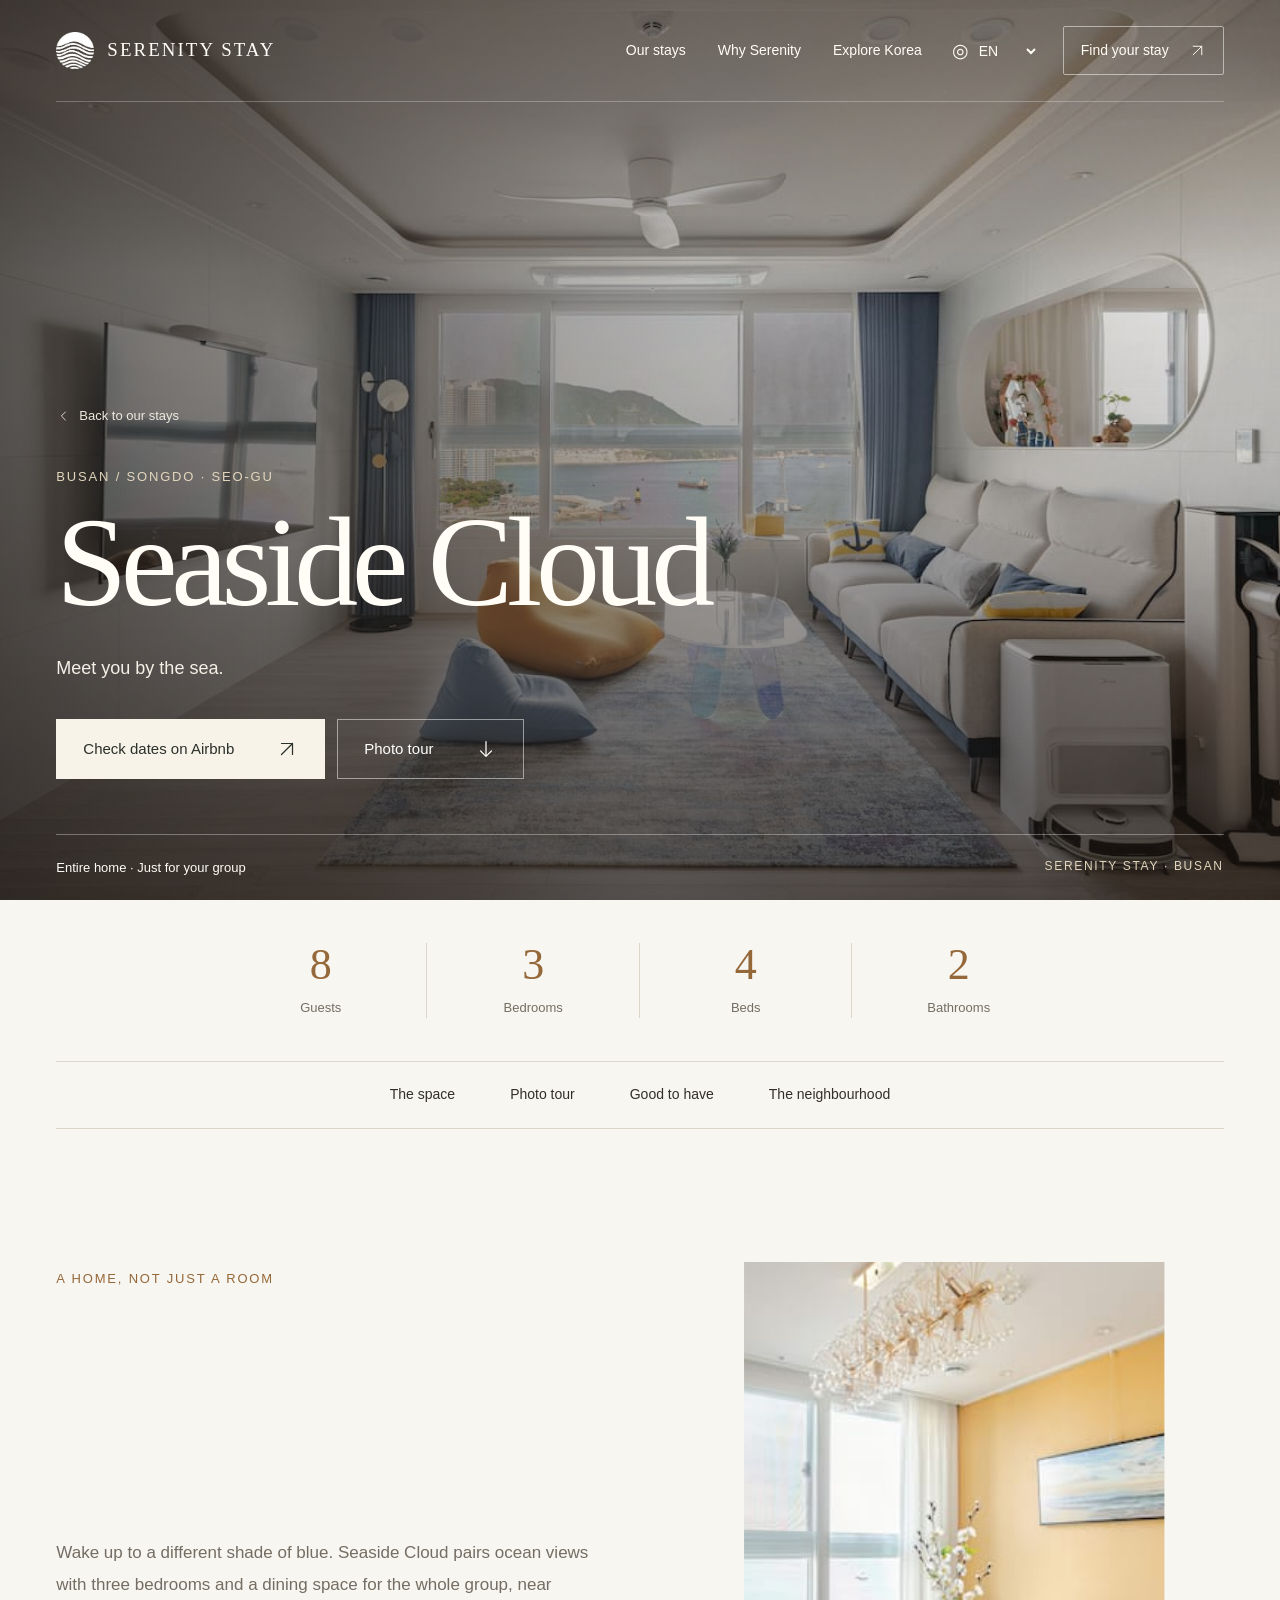
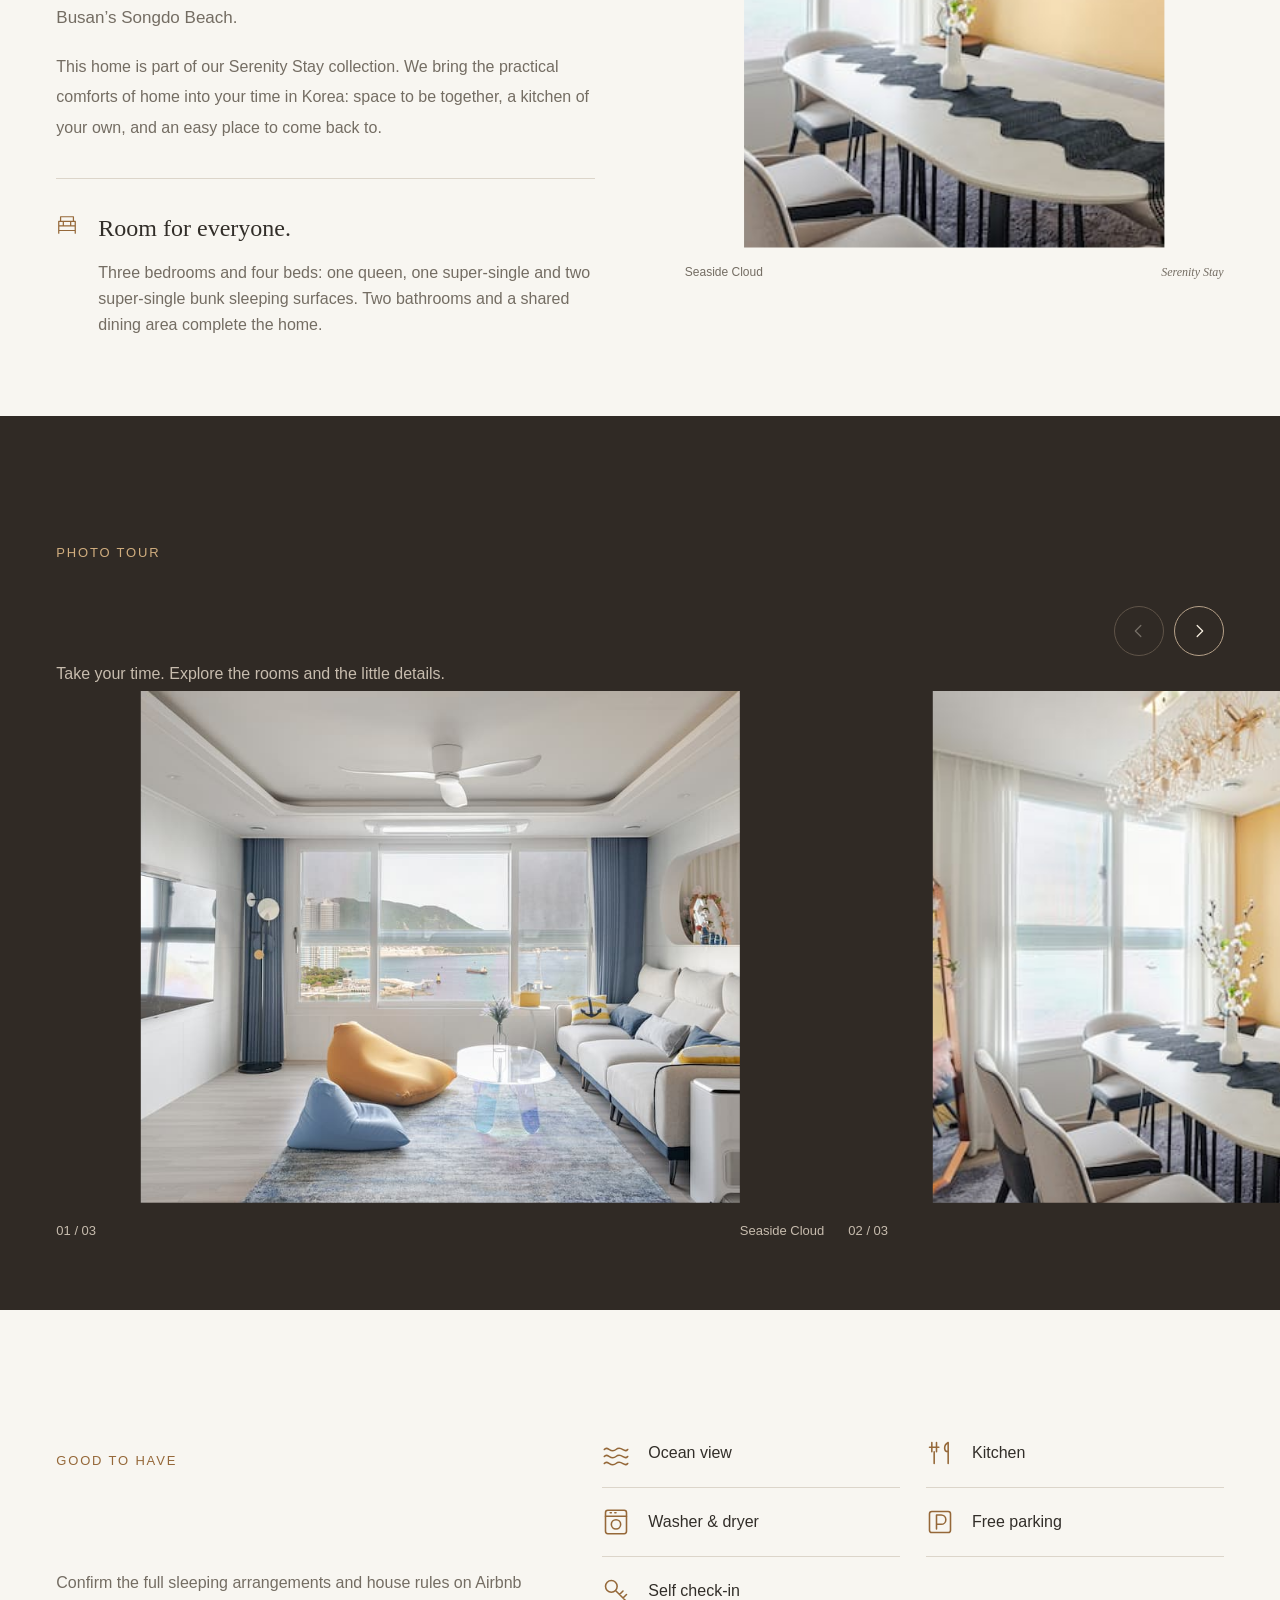
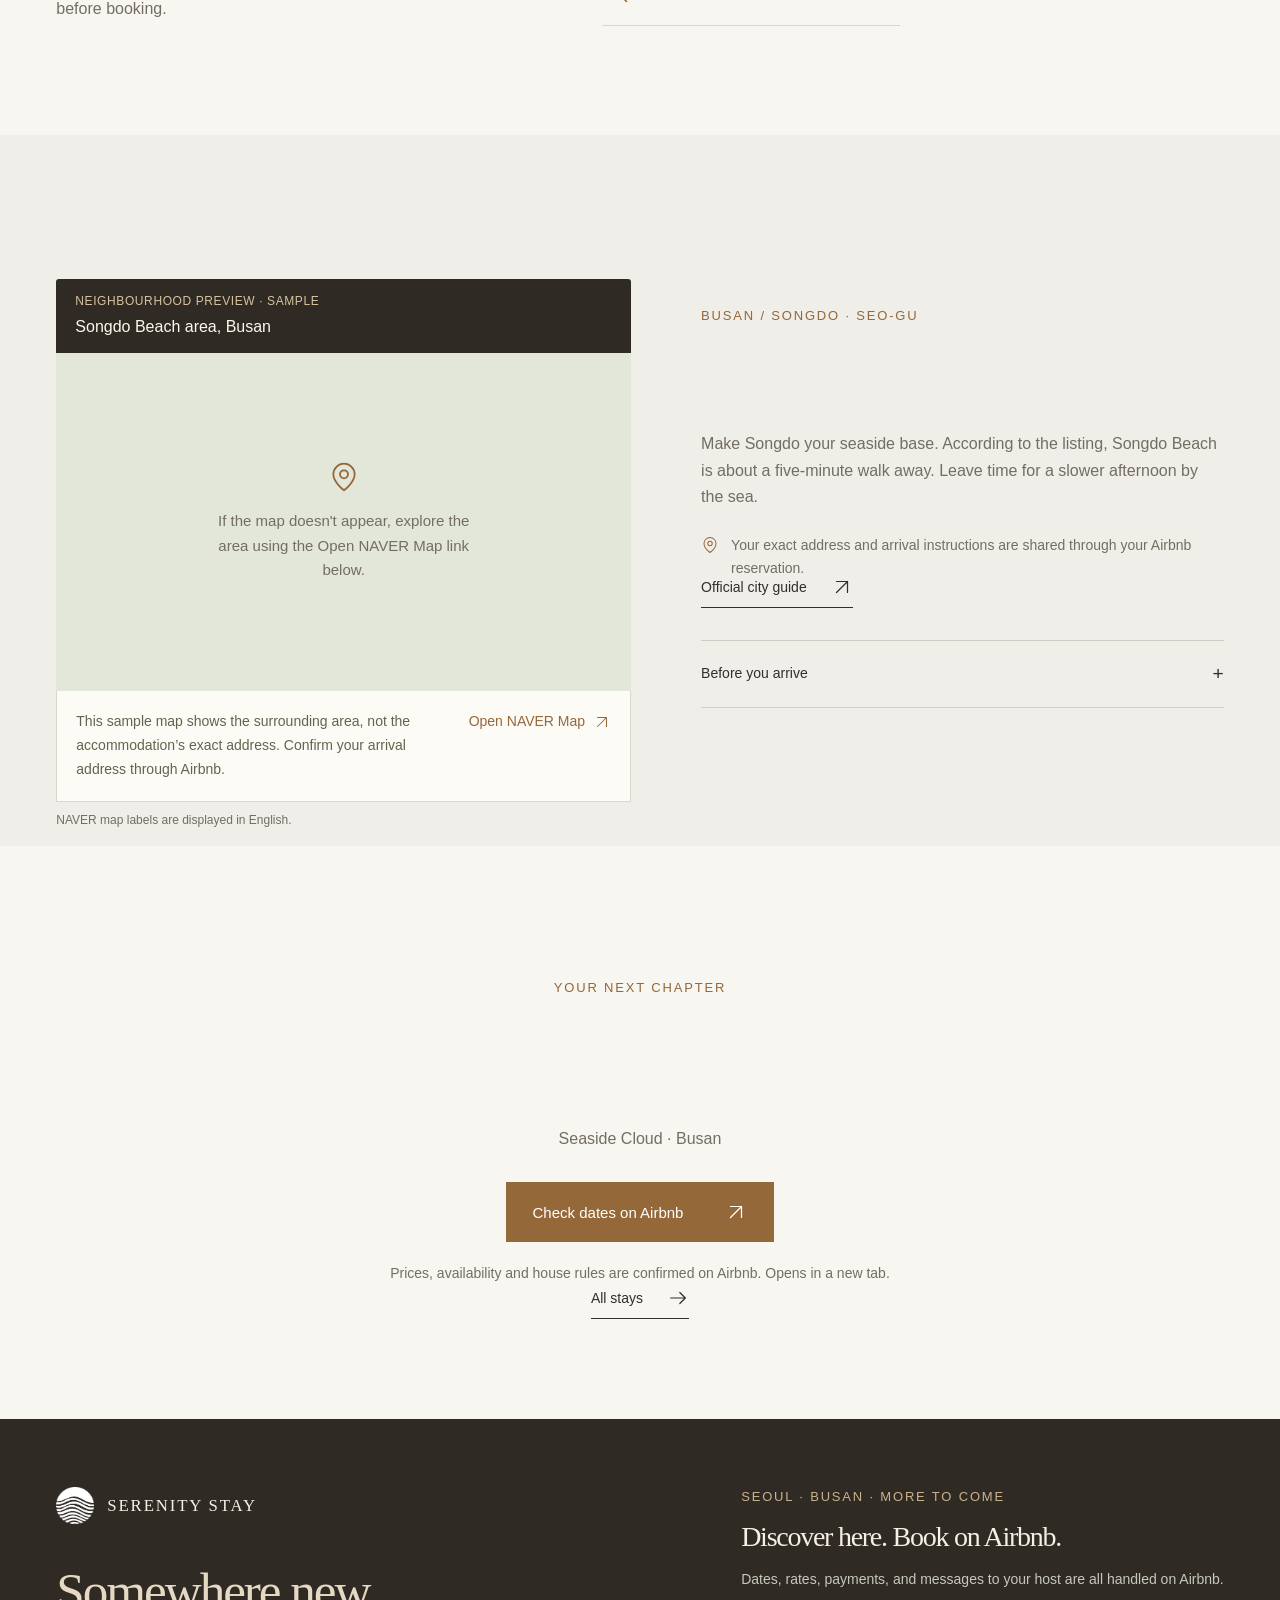
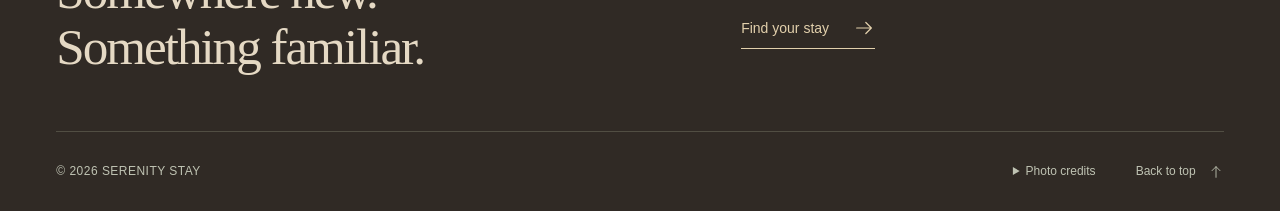
<file: stays/songdo.html>
<!doctype html>
<html lang="en">
<head>
  <meta charset="UTF-8">
  <meta name="viewport" content="width=device-width, initial-scale=1">
  <meta name="description" content="Wake up to a different shade of blue. Seaside Cloud pairs ocean views with three bedrooms and a dining space for the whole group, near Busan’s Songdo Beach.">
  <meta name="theme-color" content="#302a25">
  <title>Seaside Cloud — Serenity Stay</title>
  <link rel="icon" type="image/png" href="../assets/logo-wood.png">
  <link rel="stylesheet" href="../styles.css?v=13">
  <script src="../content.js?v=13" defer></script>
  <script src="../map-config.js?v=13" defer></script>
  <script src="../app.js?v=13" defer></script>
</head>
<body data-page="songdo" data-root="../">
  <a class="skip-link" href="#main">Skip to content</a>
  <main id="main" tabindex="-1"><section class="hero detail-hero" id="top"><div class="hero-visual"><img class="detail-cover" src="../assets/songdo-1.jpg" alt="Ocean-view living room at Seaside Cloud in Busan" width="1200" height="800" fetchpriority="high" decoding="async"></div><div class="hero-shade"></div><div class="hero-content"><header class="site-header shell">
        <a class="brand" href="../index.html" aria-label="Serenity Stay home"><img class="brand-mark" src="../assets/logo-wood.png" alt=""  fetchpriority="high" decoding="async"><span>SERENITY <span class="brand-stay">STAY</span></span></a>
        <nav class="main-nav" id="main-nav" aria-label="Menu">
          <a href="../index.html#stays">Our stays</a><a href="../index.html#why">Why Serenity</a><a href="../index.html#places">Explore Korea</a>
        </nav>
        <div class="header-actions"><label class="language-select"><span aria-hidden="true">◎</span><span class="sr-only">Language</span><select id="language"><option value="en" selected>EN</option><option value="ko" >한국어</option><option value="zh" >中文</option></select></label><a class="header-book" href="../index.html#stays">Find your stay<svg class="icon" viewBox="0 0 24 24" fill="none" stroke="currentColor" stroke-width="1.35" stroke-linecap="round" stroke-linejoin="round" aria-hidden="true"><path d="M6 18 18 6M6 6h12v12"/></svg></a><button class="menu-toggle" type="button" aria-expanded="false" aria-controls="main-nav"><span>Menu</span><span class="menu-lines" aria-hidden="true"></span></button></div>
      </header><div class="hero-copy shell"><a class="back-link" href="../index.html#stays"><svg class="icon" viewBox="0 0 24 24" fill="none" stroke="currentColor" stroke-width="1.35" stroke-linecap="round" stroke-linejoin="round" aria-hidden="true"><path d="m14 6-6 6 6 6"/></svg>Back to our stays</a><p class="eyebrow">Busan / SONGDO · SEO-GU</p><h1><span class="line-mask"><span>Seaside Cloud</span></span></h1><p class="detail-tagline">Meet you by the sea.</p><div class="hero-buttons"><a class="button button-cream" href="https://www.airbnb.co.kr/rooms/1004921534125532868" target="_blank" rel="noopener noreferrer">Check dates on Airbnb<svg class="icon" viewBox="0 0 24 24" fill="none" stroke="currentColor" stroke-width="1.35" stroke-linecap="round" stroke-linejoin="round" aria-hidden="true"><path d="M6 18 18 6M6 6h12v12"/></svg><span class="sr-only">Opens in a new tab</span></a><a class="button button-outline" href="#gallery">Photo tour<svg class="icon" viewBox="0 0 24 24" fill="none" stroke="currentColor" stroke-width="1.35" stroke-linecap="round" stroke-linejoin="round" aria-hidden="true"><path d="M12 4v16m-6-6 6 6 6-6"/></svg></a></div></div><div class="detail-hero-foot shell"><span>Entire home · Just for your group</span><span>SERENITY STAY · BUSAN</span></div></div></section>
        <div class="stay-overview shell"><dl class="stats"><div><dt>Guests</dt><dd>8</dd></div><div><dt>Bedrooms</dt><dd>3</dd></div><div><dt>Beds</dt><dd>4</dd></div><div><dt>Bathrooms</dt><dd>2</dd></div></dl><nav class="detail-nav" aria-label="The space"><a href="#about">The space</a><a href="#gallery">Photo tour</a><a href="#amenities">Good to have</a><a href="#location">The neighbourhood</a></nav></div>
        <section class="detail-story section shell" id="about"><div class="story-copy reveal"><p class="eyebrow">A HOME, NOT JUST A ROOM</p><h2 class="motion-title"><span class="motion-line" style="--line-index:0"><span>Same company.</span></span><span class="motion-line" style="--line-index:1"><span>A different shade of blue.</span></span></h2><p class="story-description">Wake up to a different shade of blue. Seaside Cloud pairs ocean views with three bedrooms and a dining space for the whole group, near Busan’s Songdo Beach.</p><p class="detail-host-note">This home is part of our Serenity Stay collection. We bring the practical comforts of home into your time in Korea: space to be together, a kitchen of your own, and an easy place to come back to.</p><div class="sleeping-copy"><span class="small-icon"><svg class="icon" viewBox="0 0 24 24" fill="none" stroke="currentColor" stroke-width="1.35" stroke-linecap="round" stroke-linejoin="round" aria-hidden="true"><path d="M3 18v3m18-3v3M3 18V8h18v10ZM5 8V3h14v5M3 13h18M8 8v5m8-5v5"/></svg></span><div><h3>Room for everyone.</h3><p>Three bedrooms and four beds: one queen, one super-single and two super-single bunk sleeping surfaces. Two bathrooms and a shared dining area complete the home.</p></div></div></div><figure class="story-photo reveal"><div class="story-photo-frame"><img class="" src="../assets/songdo-2.jpg" alt="Seaside Cloud, photo 2" width="720" height="480" loading="lazy" decoding="async"></div><figcaption><span>Seaside Cloud</span><span>Serenity Stay</span></figcaption></figure></section>
        <section class="gallery-section" id="gallery" aria-labelledby="gallery-title"><div class="shell gallery-heading"><div class="section-heading reveal"><p class="eyebrow">Photo tour</p><h2 class="motion-title" id="gallery-title"><span class="motion-line" style="--line-index:0"><span>A closer look.</span></span></h2><p>Take your time. Explore the rooms and the little details.</p></div><div class="gallery-controls"><button class="round-button" data-scroll-for="gallery-track" data-scroll-step="-1" aria-label="Previous photo" type="button"><svg class="icon" viewBox="0 0 24 24" fill="none" stroke="currentColor" stroke-width="1.35" stroke-linecap="round" stroke-linejoin="round" aria-hidden="true"><path d="m14 6-6 6 6 6"/></svg></button><button class="round-button" data-scroll-for="gallery-track" data-scroll-step="1" aria-label="Next photo" type="button"><svg class="icon" viewBox="0 0 24 24" fill="none" stroke="currentColor" stroke-width="1.35" stroke-linecap="round" stroke-linejoin="round" aria-hidden="true"><path d="m10 6 6 6-6 6"/></svg></button></div></div><div class="gallery-track" id="gallery-track" data-scroll-track tabindex="0" aria-label="Photo tour"><figure><div class="gallery-photo"><img class="" src="../assets/songdo-1.jpg" alt="Seaside Cloud, photo 1" width="1200" height="800" loading="lazy" decoding="async"></div><figcaption><span>01 / 03</span><span>Seaside Cloud</span></figcaption></figure><figure><div class="gallery-photo"><img class="" src="../assets/songdo-2.jpg" alt="Seaside Cloud, photo 2" width="720" height="480" loading="lazy" decoding="async"></div><figcaption><span>02 / 03</span><span>Seaside Cloud</span></figcaption></figure><figure><div class="gallery-photo"><img class="" src="../assets/songdo-3.jpg" alt="Seaside Cloud, photo 3" width="720" height="480" loading="lazy" decoding="async"></div><figcaption><span>03 / 03</span><span>Seaside Cloud</span></figcaption></figure></div></section>
        <section class="section amenities-section shell" id="amenities"><div class="section-heading reveal"><p class="eyebrow">Good to have</p><h2 class="motion-title"><span class="motion-line" style="--line-index:0"><span>Settle right in.</span></span></h2><p>Confirm the full sleeping arrangements and house rules on Airbnb before booking.</p></div><ul class="amenity-grid"><li class="reveal"><svg class="icon" viewBox="0 0 24 24" fill="none" stroke="currentColor" stroke-width="1.35" stroke-linecap="round" stroke-linejoin="round" aria-hidden="true"><path d="M2 9c3-4 5 4 10 0s7 4 10 0M2 15c3-4 5 4 10 0s7 4 10 0M2 21c3-4 5 4 10 0s7 4 10 0"/></svg><span>Ocean view</span></li><li class="reveal"><svg class="icon" viewBox="0 0 24 24" fill="none" stroke="currentColor" stroke-width="1.35" stroke-linecap="round" stroke-linejoin="round" aria-hidden="true"><path d="M5 3v8m4-8v8M3 7h8M7 11v10M19 3c-4 2-4 8 0 8V3Zm0 8v10"/></svg><span>Kitchen</span></li><li class="reveal"><svg class="icon" viewBox="0 0 24 24" fill="none" stroke="currentColor" stroke-width="1.35" stroke-linecap="round" stroke-linejoin="round" aria-hidden="true"><rect x="3" y="2" width="18" height="20" rx="2"/><path d="M3 7h18M7 4h1m3 0h1"/><circle cx="12" cy="14" r="4"/></svg><span>Washer &amp; dryer</span></li><li class="reveal"><svg class="icon" viewBox="0 0 24 24" fill="none" stroke="currentColor" stroke-width="1.35" stroke-linecap="round" stroke-linejoin="round" aria-hidden="true"><rect x="3" y="3" width="18" height="18" rx="2"/><path d="M9 18V6h4a4 4 0 0 1 0 8H9"/></svg><span>Free parking</span></li><li class="reveal"><svg class="icon" viewBox="0 0 24 24" fill="none" stroke="currentColor" stroke-width="1.35" stroke-linecap="round" stroke-linejoin="round" aria-hidden="true"><circle cx="8" cy="8" r="5"/><path d="m12 12 9 9m-6-6 3-3m0 6 3-3"/></svg><span>Self check-in</span></li></ul></section>
        <section class="location-section" id="location"><div class="shell location-grid"><div class="location-map map-scene"><div class="map-panel" data-map-stay="songdo"><div class="map-label"><span>NEIGHBOURHOOD PREVIEW · SAMPLE</span><strong>Songdo Beach area, Busan</strong></div><div class="map-stage"><div class="neighbourhood-map map-placeholder" role="status"><svg class="icon" viewBox="0 0 24 24" fill="none" stroke="currentColor" stroke-width="1.35" stroke-linecap="round" stroke-linejoin="round" aria-hidden="true"><path d="M20 10c0 6-8 12-8 12S4 16 4 10a8 8 0 1 1 16 0Z"/><circle cx="12" cy="10" r="3"/></svg><p>If the map doesn&#39;t appear, explore the area using the Open NAVER Map link below.</p></div><div class="neighbourhood-map naver-map" role="region" aria-label="Seaside Cloud — sample neighbourhood map" hidden></div></div><div class="map-caption"><p>This sample map shows the surrounding area, not the accommodation’s exact address. Confirm your arrival address through Airbnb.</p><a data-map-naver href="https://map.naver.com/p/search/%EB%B6%80%EC%82%B0%20%EC%86%A1%EB%8F%84%ED%95%B4%EC%88%98%EC%9A%95%EC%9E%A5" target="_blank" rel="noopener noreferrer">Open NAVER Map<svg class="icon" viewBox="0 0 24 24" fill="none" stroke="currentColor" stroke-width="1.35" stroke-linecap="round" stroke-linejoin="round" aria-hidden="true"><path d="M6 18 18 6M6 6h12v12"/></svg><span class="sr-only">Opens in a new tab</span></a></div><p class="map-network-note">NAVER map labels are displayed in English.</p></div></div><div class="location-copy reveal"><p class="eyebrow">Busan / SONGDO · SEO-GU</p><h2 class="motion-title"><span class="motion-line" style="--line-index:0"><span>A good place to begin.</span></span></h2><p>Make Songdo your seaside base. According to the listing, Songdo Beach is about a five-minute walk away. Leave time for a slower afternoon by the sea.</p><p class="address-note"><svg class="icon" viewBox="0 0 24 24" fill="none" stroke="currentColor" stroke-width="1.35" stroke-linecap="round" stroke-linejoin="round" aria-hidden="true"><path d="M20 10c0 6-8 12-8 12S4 16 4 10a8 8 0 1 1 16 0Z"/><circle cx="12" cy="10" r="3"/></svg>Your exact address and arrival instructions are shared through your Airbnb reservation.</p><a class="text-link" href="https://www.visitbusan.net/en/index.do" target="_blank" rel="noopener noreferrer">Official city guide<svg class="icon" viewBox="0 0 24 24" fill="none" stroke="currentColor" stroke-width="1.35" stroke-linecap="round" stroke-linejoin="round" aria-hidden="true"><path d="M6 18 18 6M6 6h12v12"/></svg><span class="sr-only">Opens in a new tab</span></a><details class="arrival-details"><summary>Before you arrive<span aria-hidden="true">+</span></summary><p>Check your Airbnb reservation for confirmed arrival times, the exact address and check-in instructions.</p></details></div></div></section>
        <section class="reserve-section shell reveal" id="reserve"><p class="eyebrow">YOUR NEXT CHAPTER</p><h2 class="motion-title"><span class="motion-line" style="--line-index:0"><span>Make yourself at home.</span></span></h2><p class="reserve-name">Seaside Cloud · Busan</p><a class="button button-gold" href="https://www.airbnb.co.kr/rooms/1004921534125532868" target="_blank" rel="noopener noreferrer">Check dates on Airbnb<svg class="icon" viewBox="0 0 24 24" fill="none" stroke="currentColor" stroke-width="1.35" stroke-linecap="round" stroke-linejoin="round" aria-hidden="true"><path d="M6 18 18 6M6 6h12v12"/></svg><span class="sr-only">Opens in a new tab</span></a><p class="reserve-note">Prices, availability and house rules are confirmed on Airbnb. Opens in a new tab.</p><a class="text-link" href="../index.html#stays">All stays<svg class="icon" viewBox="0 0 24 24" fill="none" stroke="currentColor" stroke-width="1.35" stroke-linecap="round" stroke-linejoin="round" aria-hidden="true"><path d="M4 12h16m-6-6 6 6-6 6"/></svg></a></section></main>
  <div id="footer"><footer class="site-footer"><div class="shell footer-top"><div><a class="brand" href="../index.html" aria-label="Serenity Stay home"><img class="brand-mark" src="../assets/logo-wood.png" alt=""  loading="lazy" decoding="async"><span>SERENITY STAY</span></a><p class="footer-line">Somewhere new.
Something familiar.</p></div><div class="footer-booking"><p class="eyebrow">SEOUL · BUSAN · MORE TO COME</p><h2>Discover here. Book on Airbnb.</h2><p>Dates, rates, payments, and messages to your host are all handled on Airbnb.</p><a class="text-link" href="../index.html#stays">Find your stay<svg class="icon" viewBox="0 0 24 24" fill="none" stroke="currentColor" stroke-width="1.35" stroke-linecap="round" stroke-linejoin="round" aria-hidden="true"><path d="M4 12h16m-6-6 6 6-6 6"/></svg></a></div></div><div class="shell footer-bottom"><span>© 2026 SERENITY STAY</span><details class="photo-credits"><summary>Photo credits</summary><p>Tourism archive photographs; not accommodation views. Cropped for layout.</p><p>Gyeongbokgung Palace — <a href="https://commons.wikimedia.org/wiki/File:Gyeongbokgung_Palace.jpg" target="_blank" rel="noopener noreferrer">Janine Dupree, 2005 · Wikimedia Commons</a> · <a href="https://creativecommons.org/licenses/by/2.0/" target="_blank" rel="noopener noreferrer">CC BY 2.0</a></p><p>Gwangan Bridge — <a href="https://commons.wikimedia.org/wiki/File:Gwangan_Bridge_from_Igidae_Park.jpg" target="_blank" rel="noopener noreferrer">The Big Cat, 2007 · Wikimedia Commons</a> · <a href="https://creativecommons.org/licenses/by/2.0/" target="_blank" rel="noopener noreferrer">CC BY 2.0</a></p></details><a href="#top">Back to top<svg class="icon" viewBox="0 0 24 24" fill="none" stroke="currentColor" stroke-width="1.35" stroke-linecap="round" stroke-linejoin="round" aria-hidden="true"><path d="M12 4v16m-6-6 6 6 6-6"/></svg></a></div></footer></div>
</body>
</html>
</file>
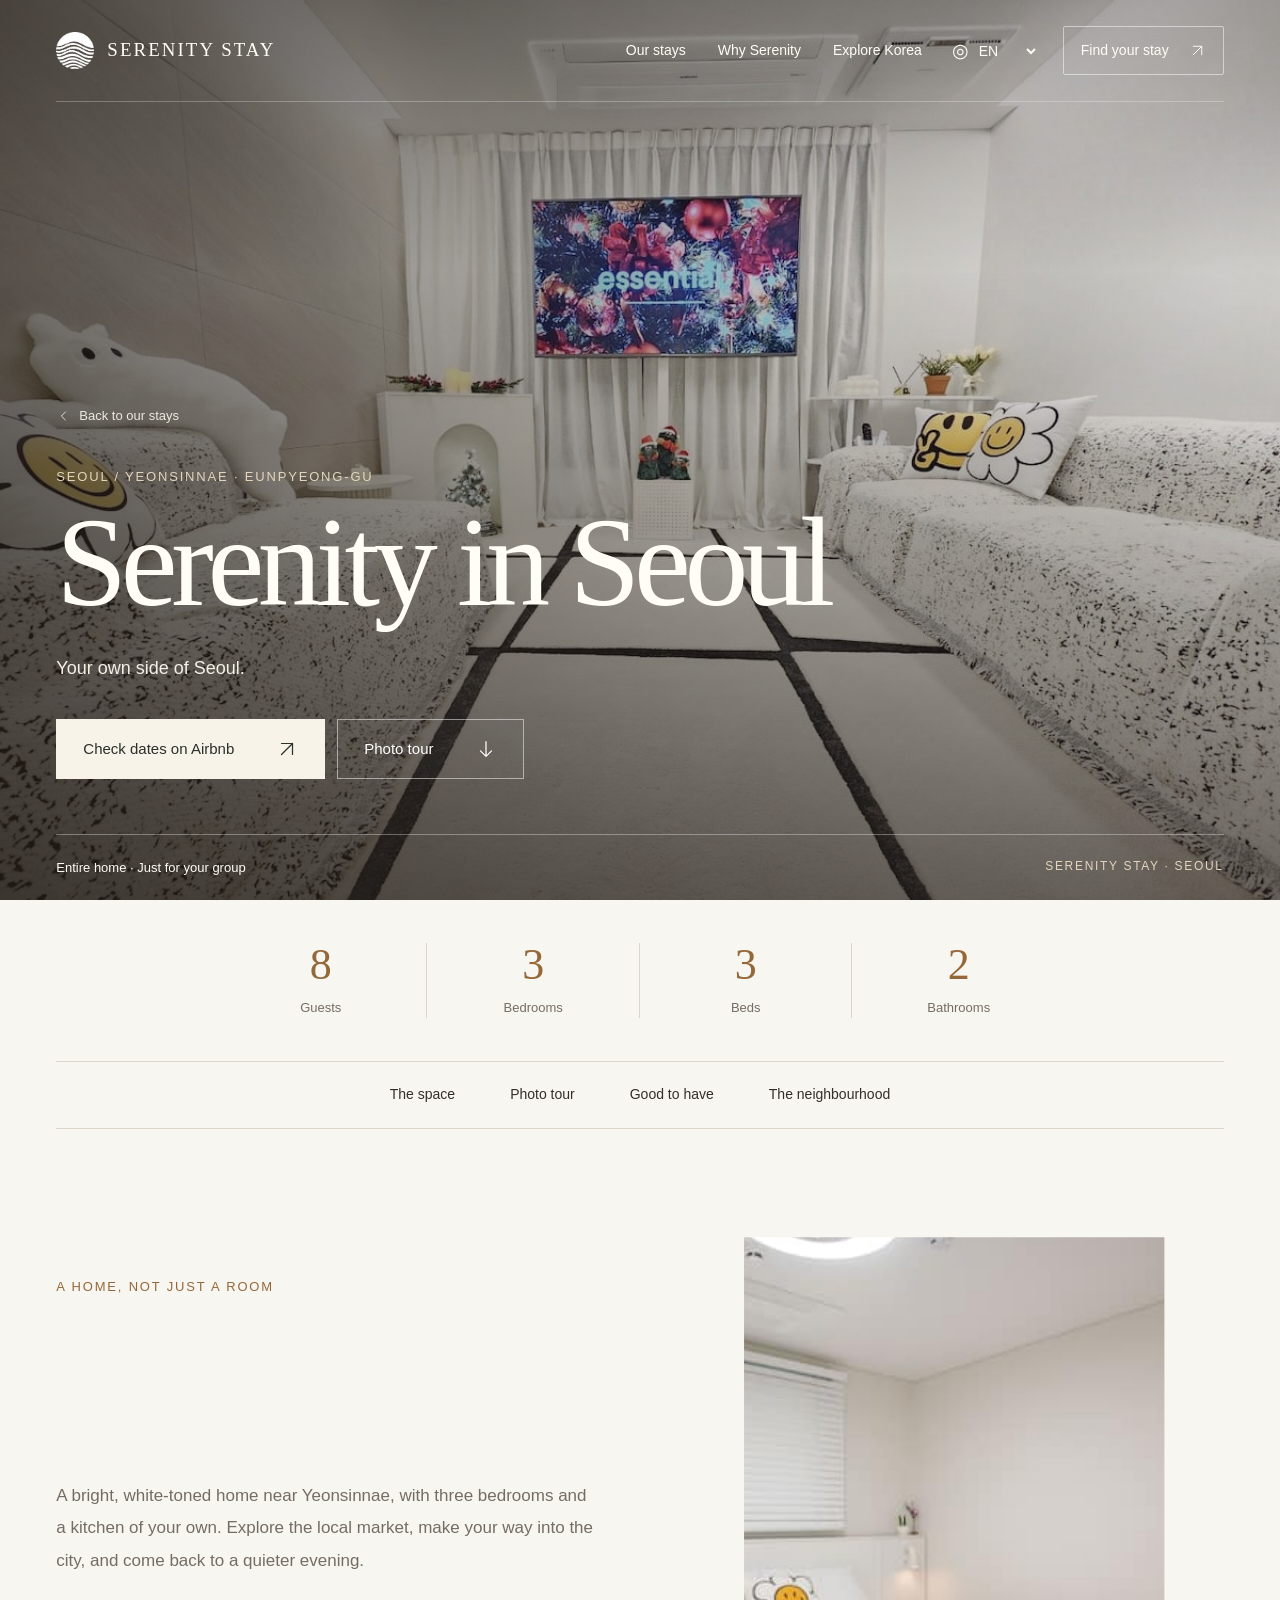
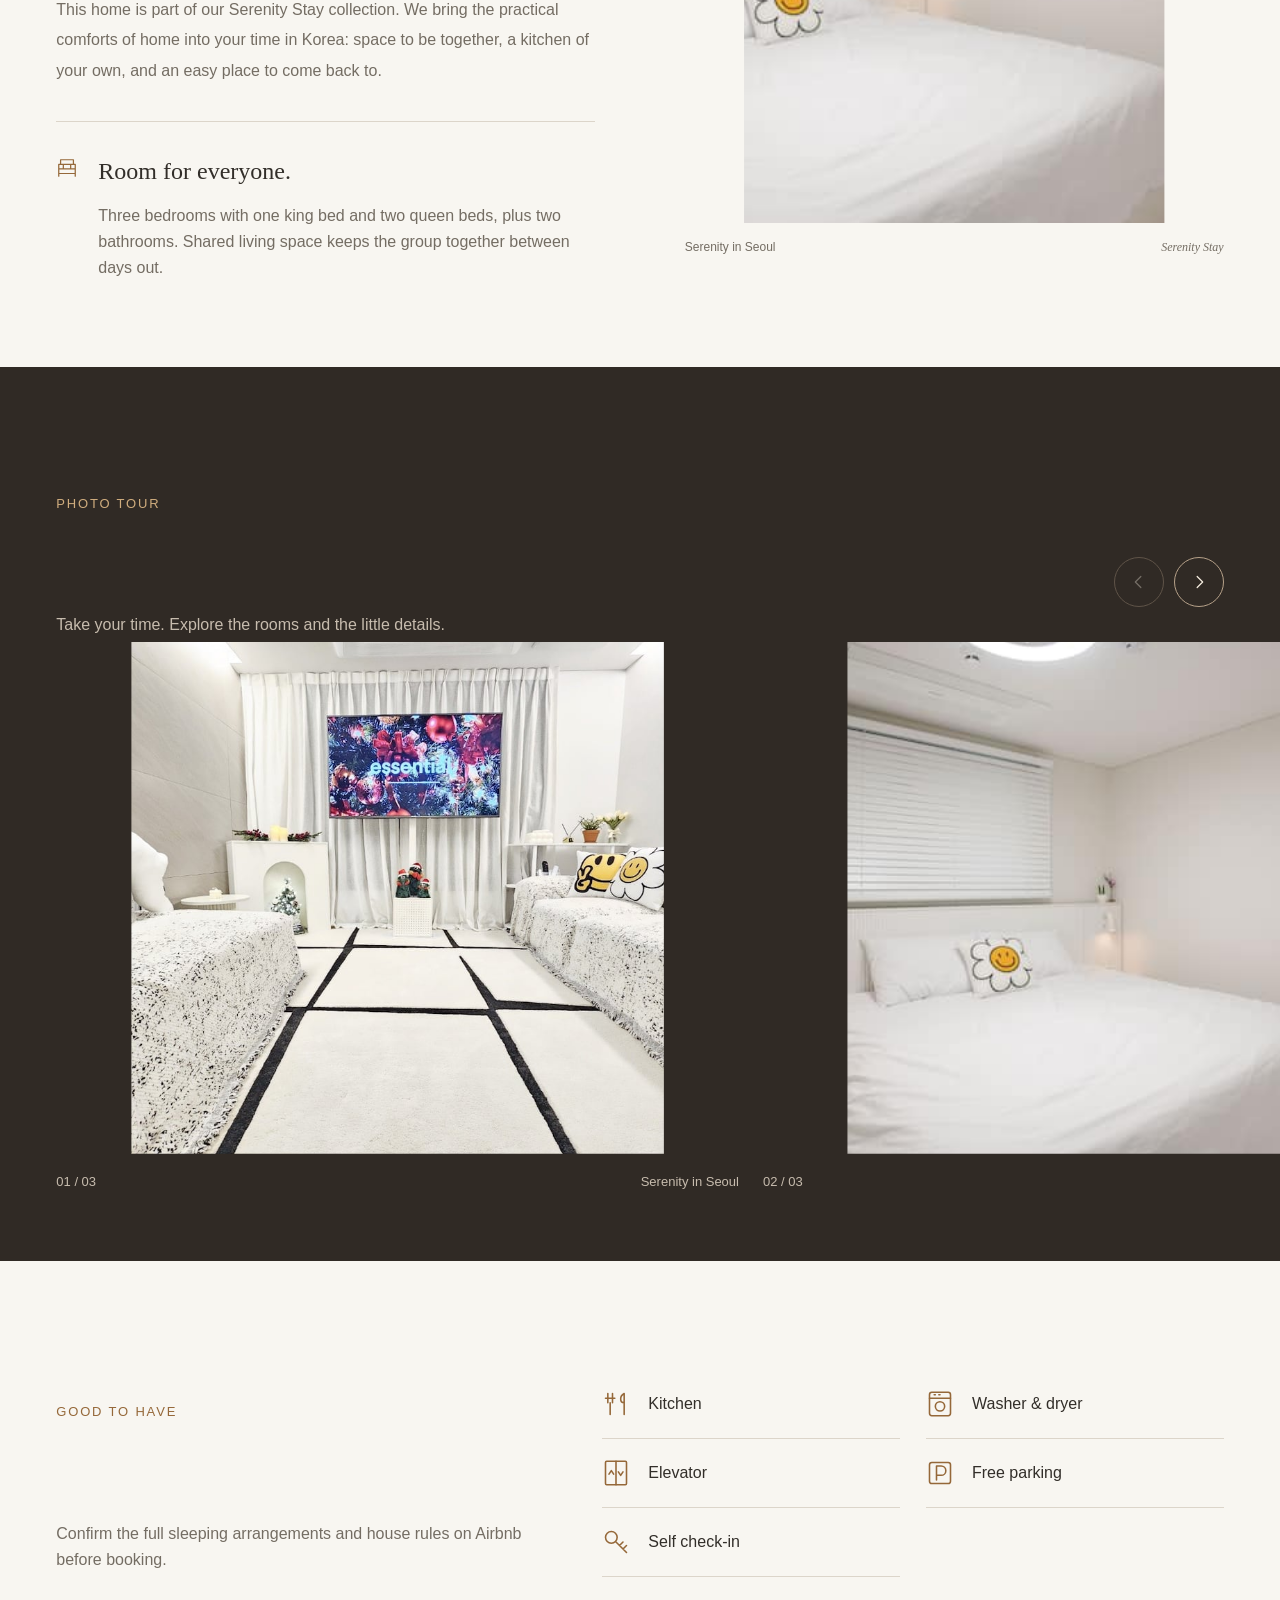
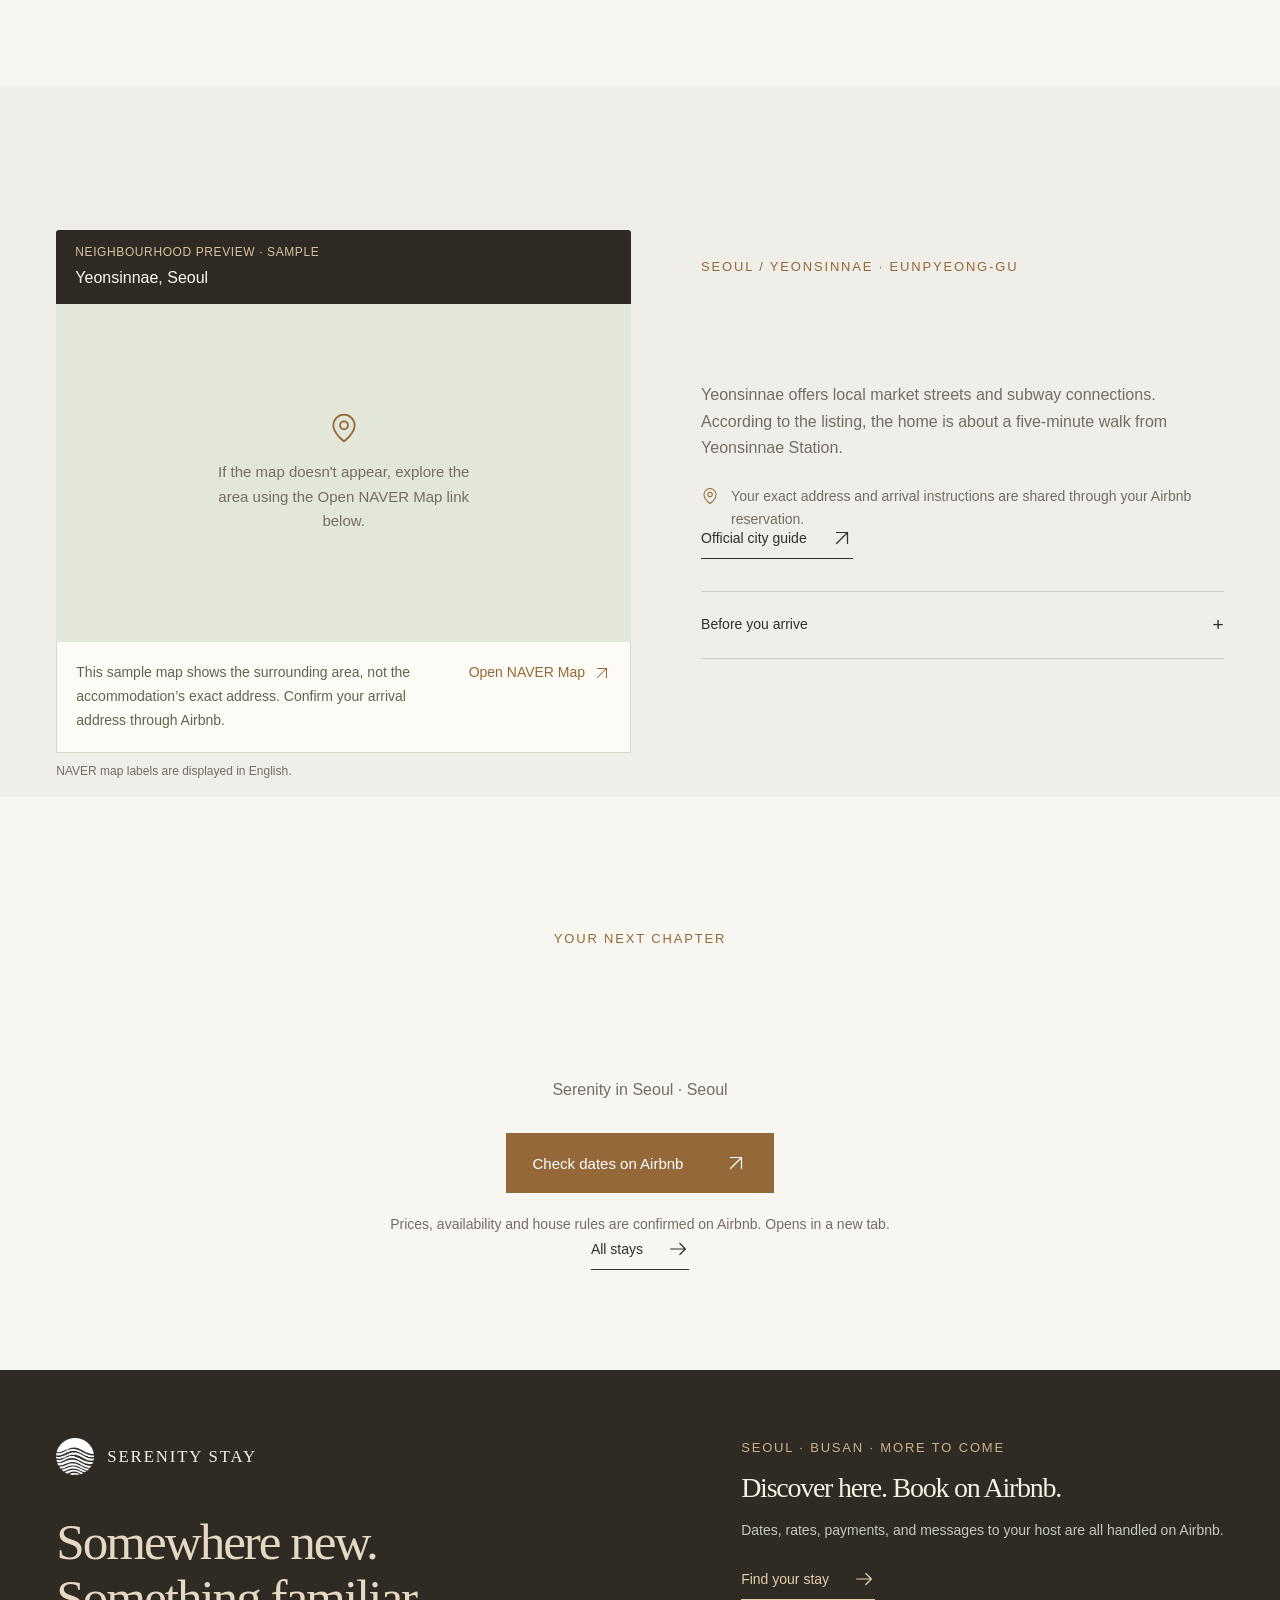
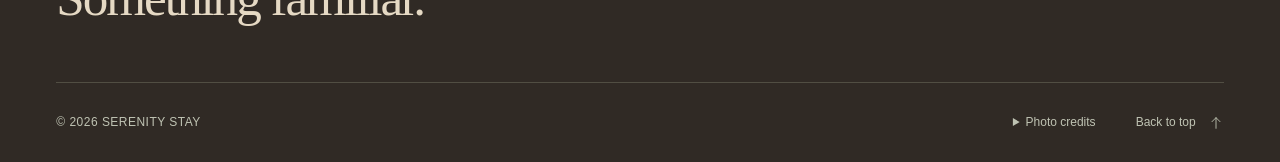
<file: stays/yeonsin.html>
<!doctype html>
<html lang="en">
<head>
  <meta charset="UTF-8">
  <meta name="viewport" content="width=device-width, initial-scale=1">
  <meta name="description" content="A bright, white-toned home near Yeonsinnae, with three bedrooms and a kitchen of your own. Explore the local market, make your way into the city, and come back to a quieter evening.">
  <meta name="theme-color" content="#302a25">
  <title>Serenity in Seoul — Serenity Stay</title>
  <link rel="icon" type="image/png" href="../assets/logo-wood.png">
  <link rel="stylesheet" href="../styles.css?v=13">
  <script src="../content.js?v=13" defer></script>
  <script src="../map-config.js?v=13" defer></script>
  <script src="../app.js?v=13" defer></script>
</head>
<body data-page="yeonsin" data-root="../">
  <a class="skip-link" href="#main">Skip to content</a>
  <main id="main" tabindex="-1"><section class="hero detail-hero" id="top"><div class="hero-visual"><img class="detail-cover" src="../assets/yeonsin-1.jpg" alt="Bright living room at Serenity in Seoul" width="1200" height="900" fetchpriority="high" decoding="async"></div><div class="hero-shade"></div><div class="hero-content"><header class="site-header shell">
        <a class="brand" href="../index.html" aria-label="Serenity Stay home"><img class="brand-mark" src="../assets/logo-wood.png" alt=""  fetchpriority="high" decoding="async"><span>SERENITY <span class="brand-stay">STAY</span></span></a>
        <nav class="main-nav" id="main-nav" aria-label="Menu">
          <a href="../index.html#stays">Our stays</a><a href="../index.html#why">Why Serenity</a><a href="../index.html#places">Explore Korea</a>
        </nav>
        <div class="header-actions"><label class="language-select"><span aria-hidden="true">◎</span><span class="sr-only">Language</span><select id="language"><option value="en" selected>EN</option><option value="ko" >한국어</option><option value="zh" >中文</option></select></label><a class="header-book" href="../index.html#stays">Find your stay<svg class="icon" viewBox="0 0 24 24" fill="none" stroke="currentColor" stroke-width="1.35" stroke-linecap="round" stroke-linejoin="round" aria-hidden="true"><path d="M6 18 18 6M6 6h12v12"/></svg></a><button class="menu-toggle" type="button" aria-expanded="false" aria-controls="main-nav"><span>Menu</span><span class="menu-lines" aria-hidden="true"></span></button></div>
      </header><div class="hero-copy shell"><a class="back-link" href="../index.html#stays"><svg class="icon" viewBox="0 0 24 24" fill="none" stroke="currentColor" stroke-width="1.35" stroke-linecap="round" stroke-linejoin="round" aria-hidden="true"><path d="m14 6-6 6 6 6"/></svg>Back to our stays</a><p class="eyebrow">Seoul / YEONSINNAE · EUNPYEONG-GU</p><h1><span class="line-mask"><span>Serenity in Seoul</span></span></h1><p class="detail-tagline">Your own side of Seoul.</p><div class="hero-buttons"><a class="button button-cream" href="https://www.airbnb.co.kr/rooms/1308009905280384993" target="_blank" rel="noopener noreferrer">Check dates on Airbnb<svg class="icon" viewBox="0 0 24 24" fill="none" stroke="currentColor" stroke-width="1.35" stroke-linecap="round" stroke-linejoin="round" aria-hidden="true"><path d="M6 18 18 6M6 6h12v12"/></svg><span class="sr-only">Opens in a new tab</span></a><a class="button button-outline" href="#gallery">Photo tour<svg class="icon" viewBox="0 0 24 24" fill="none" stroke="currentColor" stroke-width="1.35" stroke-linecap="round" stroke-linejoin="round" aria-hidden="true"><path d="M12 4v16m-6-6 6 6 6-6"/></svg></a></div></div><div class="detail-hero-foot shell"><span>Entire home · Just for your group</span><span>SERENITY STAY · SEOUL</span></div></div></section>
        <div class="stay-overview shell"><dl class="stats"><div><dt>Guests</dt><dd>8</dd></div><div><dt>Bedrooms</dt><dd>3</dd></div><div><dt>Beds</dt><dd>3</dd></div><div><dt>Bathrooms</dt><dd>2</dd></div></dl><nav class="detail-nav" aria-label="The space"><a href="#about">The space</a><a href="#gallery">Photo tour</a><a href="#amenities">Good to have</a><a href="#location">The neighbourhood</a></nav></div>
        <section class="detail-story section shell" id="about"><div class="story-copy reveal"><p class="eyebrow">A HOME, NOT JUST A ROOM</p><h2 class="motion-title"><span class="motion-line" style="--line-index:0"><span>A bright beginning</span></span><span class="motion-line" style="--line-index:1"><span>to your Seoul story.</span></span></h2><p class="story-description">A bright, white-toned home near Yeonsinnae, with three bedrooms and a kitchen of your own. Explore the local market, make your way into the city, and come back to a quieter evening.</p><p class="detail-host-note">This home is part of our Serenity Stay collection. We bring the practical comforts of home into your time in Korea: space to be together, a kitchen of your own, and an easy place to come back to.</p><div class="sleeping-copy"><span class="small-icon"><svg class="icon" viewBox="0 0 24 24" fill="none" stroke="currentColor" stroke-width="1.35" stroke-linecap="round" stroke-linejoin="round" aria-hidden="true"><path d="M3 18v3m18-3v3M3 18V8h18v10ZM5 8V3h14v5M3 13h18M8 8v5m8-5v5"/></svg></span><div><h3>Room for everyone.</h3><p>Three bedrooms with one king bed and two queen beds, plus two bathrooms. Shared living space keeps the group together between days out.</p></div></div></div><figure class="story-photo reveal"><div class="story-photo-frame"><img class="" src="../assets/yeonsin-2.jpg" alt="Serenity in Seoul, photo 2" width="720" height="480" loading="lazy" decoding="async"></div><figcaption><span>Serenity in Seoul</span><span>Serenity Stay</span></figcaption></figure></section>
        <section class="gallery-section" id="gallery" aria-labelledby="gallery-title"><div class="shell gallery-heading"><div class="section-heading reveal"><p class="eyebrow">Photo tour</p><h2 class="motion-title" id="gallery-title"><span class="motion-line" style="--line-index:0"><span>A closer look.</span></span></h2><p>Take your time. Explore the rooms and the little details.</p></div><div class="gallery-controls"><button class="round-button" data-scroll-for="gallery-track" data-scroll-step="-1" aria-label="Previous photo" type="button"><svg class="icon" viewBox="0 0 24 24" fill="none" stroke="currentColor" stroke-width="1.35" stroke-linecap="round" stroke-linejoin="round" aria-hidden="true"><path d="m14 6-6 6 6 6"/></svg></button><button class="round-button" data-scroll-for="gallery-track" data-scroll-step="1" aria-label="Next photo" type="button"><svg class="icon" viewBox="0 0 24 24" fill="none" stroke="currentColor" stroke-width="1.35" stroke-linecap="round" stroke-linejoin="round" aria-hidden="true"><path d="m10 6 6 6-6 6"/></svg></button></div></div><div class="gallery-track" id="gallery-track" data-scroll-track tabindex="0" aria-label="Photo tour"><figure><div class="gallery-photo"><img class="" src="../assets/yeonsin-1.jpg" alt="Serenity in Seoul, photo 1" width="1200" height="900" loading="lazy" decoding="async"></div><figcaption><span>01 / 03</span><span>Serenity in Seoul</span></figcaption></figure><figure><div class="gallery-photo"><img class="" src="../assets/yeonsin-2.jpg" alt="Serenity in Seoul, photo 2" width="720" height="480" loading="lazy" decoding="async"></div><figcaption><span>02 / 03</span><span>Serenity in Seoul</span></figcaption></figure><figure><div class="gallery-photo"><img class="" src="../assets/yeonsin-3.jpg" alt="Serenity in Seoul, photo 3" width="720" height="540" loading="lazy" decoding="async"></div><figcaption><span>03 / 03</span><span>Serenity in Seoul</span></figcaption></figure></div></section>
        <section class="section amenities-section shell" id="amenities"><div class="section-heading reveal"><p class="eyebrow">Good to have</p><h2 class="motion-title"><span class="motion-line" style="--line-index:0"><span>Settle right in.</span></span></h2><p>Confirm the full sleeping arrangements and house rules on Airbnb before booking.</p></div><ul class="amenity-grid"><li class="reveal"><svg class="icon" viewBox="0 0 24 24" fill="none" stroke="currentColor" stroke-width="1.35" stroke-linecap="round" stroke-linejoin="round" aria-hidden="true"><path d="M5 3v8m4-8v8M3 7h8M7 11v10M19 3c-4 2-4 8 0 8V3Zm0 8v10"/></svg><span>Kitchen</span></li><li class="reveal"><svg class="icon" viewBox="0 0 24 24" fill="none" stroke="currentColor" stroke-width="1.35" stroke-linecap="round" stroke-linejoin="round" aria-hidden="true"><rect x="3" y="2" width="18" height="20" rx="2"/><path d="M3 7h18M7 4h1m3 0h1"/><circle cx="12" cy="14" r="4"/></svg><span>Washer &amp; dryer</span></li><li class="reveal"><svg class="icon" viewBox="0 0 24 24" fill="none" stroke="currentColor" stroke-width="1.35" stroke-linecap="round" stroke-linejoin="round" aria-hidden="true"><rect x="3" y="2" width="18" height="20" rx="1"/><path d="M12 2v20m-6-9 2-3 2 3m4-2 2 3 2-3"/></svg><span>Elevator</span></li><li class="reveal"><svg class="icon" viewBox="0 0 24 24" fill="none" stroke="currentColor" stroke-width="1.35" stroke-linecap="round" stroke-linejoin="round" aria-hidden="true"><rect x="3" y="3" width="18" height="18" rx="2"/><path d="M9 18V6h4a4 4 0 0 1 0 8H9"/></svg><span>Free parking</span></li><li class="reveal"><svg class="icon" viewBox="0 0 24 24" fill="none" stroke="currentColor" stroke-width="1.35" stroke-linecap="round" stroke-linejoin="round" aria-hidden="true"><circle cx="8" cy="8" r="5"/><path d="m12 12 9 9m-6-6 3-3m0 6 3-3"/></svg><span>Self check-in</span></li></ul></section>
        <section class="location-section" id="location"><div class="shell location-grid"><div class="location-map map-scene"><div class="map-panel" data-map-stay="yeonsin"><div class="map-label"><span>NEIGHBOURHOOD PREVIEW · SAMPLE</span><strong>Yeonsinnae, Seoul</strong></div><div class="map-stage"><div class="neighbourhood-map map-placeholder" role="status"><svg class="icon" viewBox="0 0 24 24" fill="none" stroke="currentColor" stroke-width="1.35" stroke-linecap="round" stroke-linejoin="round" aria-hidden="true"><path d="M20 10c0 6-8 12-8 12S4 16 4 10a8 8 0 1 1 16 0Z"/><circle cx="12" cy="10" r="3"/></svg><p>If the map doesn&#39;t appear, explore the area using the Open NAVER Map link below.</p></div><div class="neighbourhood-map naver-map" role="region" aria-label="Serenity in Seoul — sample neighbourhood map" hidden></div></div><div class="map-caption"><p>This sample map shows the surrounding area, not the accommodation’s exact address. Confirm your arrival address through Airbnb.</p><a data-map-naver href="https://map.naver.com/p/search/%EC%84%9C%EC%9A%B8%20%EC%97%B0%EC%8B%A0%EB%82%B4%EC%97%AD" target="_blank" rel="noopener noreferrer">Open NAVER Map<svg class="icon" viewBox="0 0 24 24" fill="none" stroke="currentColor" stroke-width="1.35" stroke-linecap="round" stroke-linejoin="round" aria-hidden="true"><path d="M6 18 18 6M6 6h12v12"/></svg><span class="sr-only">Opens in a new tab</span></a></div><p class="map-network-note">NAVER map labels are displayed in English.</p></div></div><div class="location-copy reveal"><p class="eyebrow">Seoul / YEONSINNAE · EUNPYEONG-GU</p><h2 class="motion-title"><span class="motion-line" style="--line-index:0"><span>A good place to begin.</span></span></h2><p>Yeonsinnae offers local market streets and subway connections. According to the listing, the home is about a five-minute walk from Yeonsinnae Station.</p><p class="address-note"><svg class="icon" viewBox="0 0 24 24" fill="none" stroke="currentColor" stroke-width="1.35" stroke-linecap="round" stroke-linejoin="round" aria-hidden="true"><path d="M20 10c0 6-8 12-8 12S4 16 4 10a8 8 0 1 1 16 0Z"/><circle cx="12" cy="10" r="3"/></svg>Your exact address and arrival instructions are shared through your Airbnb reservation.</p><a class="text-link" href="https://english.visitseoul.net/" target="_blank" rel="noopener noreferrer">Official city guide<svg class="icon" viewBox="0 0 24 24" fill="none" stroke="currentColor" stroke-width="1.35" stroke-linecap="round" stroke-linejoin="round" aria-hidden="true"><path d="M6 18 18 6M6 6h12v12"/></svg><span class="sr-only">Opens in a new tab</span></a><details class="arrival-details"><summary>Before you arrive<span aria-hidden="true">+</span></summary><p>Check your Airbnb reservation for confirmed arrival times, the exact address and check-in instructions.</p></details></div></div></section>
        <section class="reserve-section shell reveal" id="reserve"><p class="eyebrow">YOUR NEXT CHAPTER</p><h2 class="motion-title"><span class="motion-line" style="--line-index:0"><span>Make yourself at home.</span></span></h2><p class="reserve-name">Serenity in Seoul · Seoul</p><a class="button button-gold" href="https://www.airbnb.co.kr/rooms/1308009905280384993" target="_blank" rel="noopener noreferrer">Check dates on Airbnb<svg class="icon" viewBox="0 0 24 24" fill="none" stroke="currentColor" stroke-width="1.35" stroke-linecap="round" stroke-linejoin="round" aria-hidden="true"><path d="M6 18 18 6M6 6h12v12"/></svg><span class="sr-only">Opens in a new tab</span></a><p class="reserve-note">Prices, availability and house rules are confirmed on Airbnb. Opens in a new tab.</p><a class="text-link" href="../index.html#stays">All stays<svg class="icon" viewBox="0 0 24 24" fill="none" stroke="currentColor" stroke-width="1.35" stroke-linecap="round" stroke-linejoin="round" aria-hidden="true"><path d="M4 12h16m-6-6 6 6-6 6"/></svg></a></section></main>
  <div id="footer"><footer class="site-footer"><div class="shell footer-top"><div><a class="brand" href="../index.html" aria-label="Serenity Stay home"><img class="brand-mark" src="../assets/logo-wood.png" alt=""  loading="lazy" decoding="async"><span>SERENITY STAY</span></a><p class="footer-line">Somewhere new.
Something familiar.</p></div><div class="footer-booking"><p class="eyebrow">SEOUL · BUSAN · MORE TO COME</p><h2>Discover here. Book on Airbnb.</h2><p>Dates, rates, payments, and messages to your host are all handled on Airbnb.</p><a class="text-link" href="../index.html#stays">Find your stay<svg class="icon" viewBox="0 0 24 24" fill="none" stroke="currentColor" stroke-width="1.35" stroke-linecap="round" stroke-linejoin="round" aria-hidden="true"><path d="M4 12h16m-6-6 6 6-6 6"/></svg></a></div></div><div class="shell footer-bottom"><span>© 2026 SERENITY STAY</span><details class="photo-credits"><summary>Photo credits</summary><p>Tourism archive photographs; not accommodation views. Cropped for layout.</p><p>Gyeongbokgung Palace — <a href="https://commons.wikimedia.org/wiki/File:Gyeongbokgung_Palace.jpg" target="_blank" rel="noopener noreferrer">Janine Dupree, 2005 · Wikimedia Commons</a> · <a href="https://creativecommons.org/licenses/by/2.0/" target="_blank" rel="noopener noreferrer">CC BY 2.0</a></p><p>Gwangan Bridge — <a href="https://commons.wikimedia.org/wiki/File:Gwangan_Bridge_from_Igidae_Park.jpg" target="_blank" rel="noopener noreferrer">The Big Cat, 2007 · Wikimedia Commons</a> · <a href="https://creativecommons.org/licenses/by/2.0/" target="_blank" rel="noopener noreferrer">CC BY 2.0</a></p></details><a href="#top">Back to top<svg class="icon" viewBox="0 0 24 24" fill="none" stroke="currentColor" stroke-width="1.35" stroke-linecap="round" stroke-linejoin="round" aria-hidden="true"><path d="M12 4v16m-6-6 6 6 6-6"/></svg></a></div></footer></div>
</body>
</html>
</file>
<file: styles.css>
/* Art direction: a photographic house journal, warm paper and dark walnut.
   All page layout is normal Grid/Flex flow. Photos/text share a grid cell;
   only the accessibility skip link and hidden labels use positioned overlays. */
:root {
  --paper: #f8f6f1;
  --cream: #eee8df;
  --ink: #322e29;
  --muted: #746d63;
  --gold: #956839;
  --line: #dcd5ca;
  --dark: #302a25;
  --serif: 'Iowan Old Style', 'Baskerville', 'Palatino Linotype', 'Book Antiqua', Georgia, 'Songti SC', 'AppleMyungjo', serif;
  --sans: -apple-system, BlinkMacSystemFont, 'Segoe UI', 'PingFang SC', 'Apple SD Gothic Neo', sans-serif;
  --ease: cubic-bezier(.22,1,.36,1);
  --gutter: clamp(24px, 4.4vw, 72px);
}
* { box-sizing: border-box; }
[hidden] { display: none !important; }
html { scroll-behavior: smooth; scroll-padding-top: 24px; }
body { margin: 0; background: var(--paper); color: var(--ink); font-family: var(--sans); font-size: 16px; line-height: 1.65; -webkit-font-smoothing: antialiased; }
body, button, select { font-synthesis: none; }
button, select { font: inherit; }
button, a, select { -webkit-tap-highlight-color: transparent; }
button, select, summary { cursor: pointer; }
a { color: inherit; text-decoration: none; }
button { color: inherit; }
img { display: block; max-width: 100%; height: auto; }
figure, h1, h2, h3, p, ul, dl, dd { margin: 0; }
ul { padding: 0; list-style: none; }
button { border: 0; }
button:disabled { cursor: default; opacity: .35; }
::selection { background: #d9b992; color: #252820; }
:focus-visible { outline: 2px solid #b8874e; outline-offset: 6px; }
.hero :focus-visible, .site-footer :focus-visible { outline-color: #ead2b0; }
.shell { width: min(1440px, calc(100% - var(--gutter) * 2)); margin-inline: auto; }
.section { padding-block: clamp(80px, 8.5vw, 140px); }
.eyebrow { font-size: .8125rem; font-weight: 500; letter-spacing: .14em; text-transform: uppercase; line-height: 1.6; color: var(--gold); }
h1, h2, h3 { font-family: var(--serif); font-weight: 400; }
h2 { font-size: clamp(2.5rem, 4.7vw, 4.8rem); letter-spacing: -.045em; line-height: 1.08; text-wrap: balance; white-space: pre-line; }
em { font-weight: inherit; }
.icon { width: 22px; height: 22px; flex: 0 0 auto; vertical-align: middle; }
.button { display: inline-flex; justify-content: center; align-items: center; gap: 42px; min-height: 60px; padding: 17px 26px; border: 1px solid transparent; border-radius: 0; font-size: .9375rem; line-height: 1.4; transition: background .45s, color .45s, border-color .45s, box-shadow .5s; }
.button .icon, .text-link .icon { transition: transform .45s var(--ease); }
.button:hover .icon, .text-link:hover .icon { transform: translateX(6px); }
.button:active { box-shadow: inset 0 0 0 2px currentColor; }
.button-cream { background: #f7f3e9; color: #2a302a; }
.button-cream:hover { background: #e2d2b9; }
.button-gold { background: var(--gold); color: white; }
.button-gold:hover { background: #755333; }
.button-dark { background: var(--dark); color: white; }
.button-dark:hover { background: #68513a; }
.button-outline { border-color: #ffffff80; color: white; background: #ffffff05; }
.button-outline:hover { background: #ffffff15; border-color: white; }
.text-link { display: inline-flex; align-items: center; gap: 24px; padding-block: 8px; border-bottom: 1px solid currentColor; font-size: .875rem; }
.sr-only { position: absolute; width: 1px; height: 1px; padding: 0; margin: -1px; overflow: hidden; clip-path: inset(50%); white-space: nowrap; border: 0; }
.skip-link { position: fixed; z-index: 20; top: 12px; left: 12px; padding: 12px 22px; color: var(--ink); background: white; transform: translateY(-200%); }
.skip-link:focus { transform: none; }

/* A cinematic cover. The header stays in the page flow, never fixed. */
.hero { display: grid; background: #393029; color: #fffdf6; isolation: isolate; overflow: clip; }
.hero-visual, .hero-shade, .hero-content { grid-area: 1 / 1; min-width: 0; }
.hero-visual { display: grid; overflow: hidden; min-height: 0; contain: size; isolation: isolate; z-index: 0; }
.hero-slide { grid-area: 1 / 1; min-width: 0; min-height: 0; opacity: 0; transition: opacity 1.6s ease; overflow: hidden; }
.hero-slide.is-active { opacity: 1; }
.hero-slide img, .detail-cover { width: 100%; height: 100%; object-fit: cover; object-position: center 57%; }
.detail-cover { animation: ken-burns 2.4s var(--ease) both; }
.hero-shade { z-index: 1; background: linear-gradient(90deg, #201a15a6 0%, #201a1545 53%, #201a1510 100%), linear-gradient(180deg, #211a1555, transparent 30%, #211a1520 50%, #211a1599); pointer-events: none; }
.hero-content { z-index: 2; display: grid; grid-template-rows: auto 1fr auto; min-height: min(940px, 100svh); }
.site-header { display: flex; align-items: center; gap: 30px; padding-block: 26px; border-bottom: 1px solid #fff4; animation: arrive 1s .15s var(--ease) both; }
.brand { display: inline-flex; align-items: center; gap: 13px; flex-shrink: 0; font-family: var(--serif); font-size: 1.18rem; letter-spacing: .11em; line-height: 1.3; }
.brand-mark { width: 38px; height: 38px; object-fit: contain; filter: grayscale(1) brightness(0) invert(1); }
.main-nav { display: flex; align-items: center; justify-content: center; gap: clamp(20px, 2.5vw, 40px); margin-left: auto; }
.main-nav a { font-size: .875rem; padding-block: 8px; }
.main-nav a::after { content: ''; display: block; width: 0; border-bottom: 1px solid #fff; transition: width .4s var(--ease); }
.main-nav a:hover::after { width: 100%; }
.header-actions { display: flex; gap: 24px; align-items: center; }
.language-select { display: flex; align-items: center; gap: 4px; font-size: .875rem; }
.language-select > span:first-child { font-size: 1.2rem; }
.language-select select { color: inherit; background: transparent; border: 0; padding: 8px 2px; font-size: .875rem; }
.language-select option { color: var(--ink); background: var(--paper); }
.header-book { display: inline-flex; align-items: center; gap: 20px; padding: 12px 17px; border: 1px solid #ffffff80; border-radius: 2px; font-size: .875rem; transition: color .3s, background .3s; }
.header-book:hover { background: #f7f3e9; color: var(--ink); }
.header-book .icon { width: 17px; height: 17px; }
.menu-toggle { display: none; }
.hero-copy { align-self: end; padding-block: clamp(60px,7vw,110px) 46px; }
.hero-intro { margin-bottom: 25px; animation: arrive 1.4s .1s var(--ease) both; }
.hero .eyebrow { color: #e3d6bd; }
.hero h1 { font-size: clamp(4.6rem, 9.2vw, 9.5rem); letter-spacing: -.05em; line-height: .95; }
.line-mask { display: block; overflow: hidden; padding-bottom: .08em; }
.line-mask > span, .line-mask > em { display: block; animation: title-rise 1.65s .1s var(--ease) both; }
.line-mask:nth-child(2) > em { animation-delay: .3s; color: #eee0c9; }
.hero-summary { display: flex; align-items: end; justify-content: space-between; flex-wrap: wrap; gap: 28px; margin-top: 30px; }
.hero-description { white-space: pre-line; font-size: 1rem; line-height: 1.8; color: #f5f2e9; animation: arrive 1.2s .65s var(--ease) both; }
.hero-summary > .button { animation: arrive 1.2s .8s var(--ease) both; }
.hero-bottom { display: flex; align-items: center; justify-content: space-between; gap: 28px; padding-block: 23px; border-top: 1px solid #ffffff50; }
.scroll-hint { display: flex; align-items: center; gap: 16px; font-size: .8125rem; letter-spacing: .05em; }
.scroll-hint .icon { width: 40px; height: 40px; padding: 10px; border: 1px solid #fff6; border-radius: 50%; animation: arrow-drift 2.4s 2; }
.slide-info { display: flex; align-items: center; gap: 35px; font-size: .8125rem; }
.slide-info > a:hover { text-decoration: underline; text-underline-offset: 5px; }
.hero-progress { display: none; width: 95px; height: 2px; background: #ffffff35; overflow: hidden; }
.js .hero-progress { display: block; }
.hero-progress > span { display: block; height: 100%; background: #f4e5cd; transform: scaleX(0); transform-origin: left; }
.slide-controls { display: flex; align-items: center; gap: 8px; }
.slide-controls > span { font-variant-numeric: tabular-nums; margin-right: 13px; font-size: .75rem; letter-spacing: .13em; }
.slide-controls button { display: grid; place-items: center; width: 40px; height: 40px; color: white; background: transparent; border: 1px solid #ffffff50; border-radius: 50%; transition: background .3s; }
.slide-controls button:hover { background: #ffffff25; }
.slide-controls button .icon { width: 17px; height: 17px; }

/* A host's portfolio: one home story, then a three-across thumbnail rail. */
.section-heading .eyebrow { margin-bottom: 15px; }
.section-heading > p:last-child:not(.eyebrow) { margin-top: 18px; color: var(--muted); white-space: pre-line; }
.centered { text-align: center; margin-inline: auto; }
.js-control { display: none; }
.js .js-control { display: flex; }
.collection-intro { display: grid; grid-template-columns: minmax(0,1.2fr) minmax(0,1fr); align-items: center; gap: 90px; margin-bottom: 80px; }
.collection-intro .eyebrow { margin-bottom: 19px; }
.collection-intro h2 { white-space: pre-line; font-size: clamp(2.9rem,4.6vw,4.8rem); line-height: 1.08; }
.host-introduction > p:first-child { color: var(--muted); font-size: 1.0625rem; line-height: 1.85; max-width: 550px; }
.host-signature { display: flex; align-items: center; gap: 15px; margin-top: 24px; color: var(--gold); font-family: var(--serif); font-size: 1.125rem; font-style: italic; }
.host-mark { width: 32px; height: 32px; object-fit: contain; }
.showcase-toolbar { display: flex; flex-wrap: wrap; align-items: center; justify-content: space-between; gap: 15px; border-top: 1px solid var(--line); padding-block: 23px; }
.showcase-navigation, .rail-controls { align-items: center; gap: 10px; }
.showcase-navigation > span { margin-right: 15px; color: var(--muted); font-size: .8125rem; font-variant-numeric: tabular-nums; letter-spacing: .08em; }
.home-showcase { display: grid; grid-template-columns: minmax(0,1.25fr) minmax(0,1fr); align-items: center; gap: clamp(32px,5vw,80px); }
.showcase-photos { display: grid; grid-template-columns: minmax(0,1fr); aspect-ratio: 1.03; min-width: 0; }
.showcase-cover { display: grid; min-width: 0; min-height: 0; overflow: hidden; background: var(--cream); }
.showcase-cover > * { grid-area: 1 / 1; }
.showcase-photos img { width: 100%; height: 100%; min-height: 0; object-fit: cover; }
.showcase-cover > img { transform: scale(1.08); }
.showcase-photo-label { display: flex; align-items: center; justify-content: space-between; gap: 20px; align-self: end; padding: 60px 28px 25px; color: #fff5df; font-size: .75rem; letter-spacing: .1em; background: linear-gradient(transparent,#2e241bbb); }
.showcase-photo-label > .icon { width: 48px; height: 48px; padding: 12px; border: 1px solid #fff8; border-radius: 50%; transition: transform .6s var(--ease), background .5s; }
.showcase-cover:hover .showcase-photo-label > .icon { transform: rotate(45deg); background: #fff2; }
.showcase-chapter { display: flex; gap: 23px; align-items: center; margin-bottom: 25px; }
.showcase-chapter > span { color: #9a7954; font-family: var(--serif); font-size: 3.6rem; line-height: 1; letter-spacing: -.04em; }
.showcase-chapter > .eyebrow { font-size: .75rem; line-height: 1.9; border-left: 1px solid var(--line); padding-left: 22px; }
.showcase-copy { padding-block: 15px; min-width: 0; }
.showcase-copy > .eyebrow { font-size: .75rem; letter-spacing: .1em; }
.showcase-copy h3 { margin-block: 12px 20px; font-size: clamp(2.8rem,4.5vw,4.8rem); line-height: 1.04; letter-spacing: -.045em; }
.showcase-signature { font-family: var(--serif); font-size: 1.65rem; line-height: 1.35; color: #856746; margin-bottom: 15px; font-style: italic; }
.showcase-story { font-size: 1rem; color: var(--muted); line-height: 1.85; }
.showcase-facts { display: flex; flex-wrap: wrap; gap: 13px 20px; margin-top: 25px; padding-block: 18px; border-block: 1px solid var(--line); font-size: .875rem; }
.showcase-facts li { display: inline-flex; align-items: center; gap: 7px; }
.showcase-facts .icon { width: 19px; color: var(--gold); }
.showcase-amenities { display: flex; flex-wrap: wrap; gap: 6px 18px; padding-block: 14px 24px; color: var(--muted); font-size: .875rem; }
.showcase-amenities li::before { content: '·'; padding-right: 8px; color: var(--gold); }
.showcase-copy .button { gap: 28px; }
.showcase-location { display: flex; align-items: center; gap: 8px; padding-top: 17px; color: var(--gold); font-size: .875rem; }
.showcase-location .icon { width: 17px; height: 19px; }
.showcase-location:hover { text-decoration: underline; text-underline-offset: 4px; }
.collection-meta { display: flex; justify-content: space-between; align-items: center; gap: 20px; margin: 60px 0 24px; }
.collection-meta h3 { font-size: 1.6rem; margin-bottom: 4px; line-height: 1.3; }
.collection-meta > div > span { font-size: .8125rem; color: var(--muted); }
.home-rail { display: grid; grid-auto-flow: column; grid-auto-columns: calc((100% - 48px) / 3); gap: 24px; overflow-x: auto; scroll-snap-type: x mandatory; overscroll-behavior-inline: contain; padding: 6px 4px 14px; margin-inline: -4px; scrollbar-width: none; }
.stay-card { min-width: 0; scroll-snap-align: start; background: transparent; }
.stay-card-link { display: flex; flex-direction: column; height: 100%; }
.stay-card:focus-within { outline: 2px solid var(--gold); outline-offset: 2px; }
.card-photo { display: grid; overflow: hidden; aspect-ratio: 1.28; isolation: isolate; }
.card-photo > * { grid-area: 1 / 1; }
.card-photo > img { width: 100%; height: 100%; min-height: 0; object-fit: cover; transition: transform 1.2s var(--ease), filter .8s; }
.stay-card:hover .card-photo > img { transform: scale(1.055); filter: brightness(.94); }
.city-badge { align-self: start; justify-self: start; margin: 14px; padding: 4px 11px; border-radius: 30px; background: #fffdf3ed; color: #4d4f43; font-size: .75rem; letter-spacing: .05em; line-height: 1.6; }
.photo-arrow { align-self: end; justify-self: end; display: grid; place-items: center; margin: 14px; width: 35px; height: 35px; color: white; background: #222c2866; border: 1px solid #ffffff80; border-radius: 50%; transition: background .3s, transform .5s var(--ease); }
.photo-arrow .icon { width: 18px; height: 18px; }
.stay-card:hover .photo-arrow { background: #f7f3e9; color: var(--ink); transform: rotate(45deg); }
.card-body { padding: 17px 2px 0; }
.card-area { color: var(--muted); font-size: .75rem; line-height: 1.5; margin-bottom: 5px; }
.card-title { display: flex; align-items: center; justify-content: space-between; gap: 15px; }
.card-title > .icon { color: var(--gold); width: 20px; }
.card-body h3 { font-size: 1.75rem; line-height: 1.3; letter-spacing: -.025em; }
.card-tagline { margin-top: 7px; color: var(--muted); font-size: .875rem; }
.upcoming { display: flex; flex-direction: column; }
.coming-art { display: grid; aspect-ratio: 1.28; background: #302a25; color: #f9f0da; overflow: hidden; }
.coming-city, .coming-art-content { grid-area: 1 / 1; }
.coming-city { contain: size; min-height: 0; min-width: 0; opacity: .22; }
.coming-city img { height: 100%; width: 100%; object-fit: cover; }
.coming-art-content { display: grid; grid-template-columns: minmax(0,1fr) auto; align-content: space-between; padding: 22px; gap: 8px; }
.status-badge { align-self: start; justify-self: start; font-size: .75rem; color: #ead4b0; border: 1px solid #e1d2b770; border-radius: 30px; padding: 3px 9px; letter-spacing: .04em; }
.coming-mark { width: 26px; height: 26px; object-fit: contain; filter: grayscale(1) brightness(2); opacity: .75; }
.coming-art h3 { grid-column: 1 / -1; text-align: center; font-size: clamp(2rem,2.7vw,2.7rem); line-height: 1.1; letter-spacing: -.03em; }
.coming-art h3 em { color: #d7b889; }
.coming-caption { grid-column: 1 / -1; font-size: .75rem; letter-spacing: .12em; text-align: center; }
.coming-note { padding-top: 7px; color: var(--muted); font-size: .875rem; }

/* The maps are explicit area samples, not invented accommodation addresses. */
.collection-map { display: grid; grid-template-columns: minmax(0,.85fr) minmax(0,1.4fr); gap: 80px; margin-top: 80px; padding-top: 80px; border-top: 1px solid var(--line); align-items: center; }
.collection-map > *, .location-grid > *, .detail-story > * { min-width: 0; }
.collection-map-copy > .eyebrow { margin-bottom: 17px; }
.collection-map-copy h3 { font-size: clamp(2rem,2.8vw,2.7rem); line-height: 1.22; letter-spacing: -.025em; text-wrap: balance; }
.collection-map-copy > p:not(.eyebrow):not(.map-selected-home) { margin-top: 22px; color: var(--muted); font-size: 1rem; }
.map-select-label { display: block; margin-top: 27px; margin-bottom: 9px; font-size: .875rem; }
#map-stay { width: 100%; min-height: 50px; padding: 11px 15px; background: var(--paper); border: 1px solid #b7b8a7; border-radius: 2px; color: var(--ink); font-size: .9375rem; }
.map-selected-home { display: grid; gap: 6px; margin-top: 21px; }
.map-selected-home span { font-size: .75rem; color: var(--muted); letter-spacing: .07em; }
.map-selected-home strong { font-size: 1.0625rem; font-weight: 500; }
.map-panel { min-width: 0; }
.map-stage { display: grid; grid-template-columns: minmax(0,1fr); min-width: 0; }
.map-stage > .neighbourhood-map { grid-area: 1 / 1; }
.map-label { padding: 13px 19px; background: var(--dark); color: #fcf8ed; border-radius: 3px 3px 0 0; }
.map-label > span { display: block; color: #d7c29e; font-size: .75rem; letter-spacing: .05em; margin-bottom: 2px; }
.map-label > strong { font-weight: 400; font-size: 1rem; }
.neighbourhood-map { display: block; width: 100%; min-width: 0; max-width: 100%; aspect-ratio: 1.7; min-height: 310px; border: 0; background: #e3e7d9; }
.map-placeholder { display: grid; place-content: center; justify-items: center; gap: 16px; padding: 32px; text-align: center; color: var(--muted); }
.map-placeholder > .icon { width: 32px; height: 32px; color: var(--gold); }
.map-placeholder > p { max-width: 34ch; font-size: .9375rem; }
.map-caption { display: flex; align-items: start; flex-wrap: wrap; gap: 15px 24px; padding: 19px; border: 1px solid var(--line); border-top: 0; background: #fdfbf5; }
.map-caption > p { flex: 1 1 300px; color: #60654f; font-size: .875rem; line-height: 1.7; }
.map-caption > a { display: flex; align-items: center; gap: 8px; color: var(--gold); font-size: .875rem; }
.map-caption .icon { width: 18px; height: 18px; }
.map-network-note { margin-top: 9px; color: var(--muted); font-size: .75rem; }
.detail-host-note { margin-top: 18px; color: var(--muted); font-size: 1rem; line-height: 1.9; }
/* Five useful promises, not unverified ratings or marketing statistics. */
.why-section { padding-block: clamp(80px,8vw,120px) 45px; background: var(--dark); color: #f7f0e3; }
.why-section .eyebrow { color: #d0ad7e; }
.why-section .section-heading > p:last-child { color: #c7bcae; }
.why-section h2 { font-size: clamp(3.5rem,6.5vw,6.5rem); }
.benefits { display: grid; grid-template-columns: repeat(5,minmax(0,1fr)); gap: 28px; margin-top: 75px; }
.benefit { text-align: left; padding: 25px 0 10px; border-top: 1px solid #9b887459; }
.benefit-top { display: flex; justify-content: space-between; align-items: center; margin-bottom: 30px; color: #c3a278; }
.benefit-top > span { font-family: var(--serif); font-size: 1.8rem; }
.benefit-top > .icon { width: 32px; height: 32px; }
.benefit h3 { font-family: var(--sans); font-size: 1rem; font-weight: 500; margin-bottom: 13px; }
.benefit p { color: #c7bcae; font-size: .9375rem; line-height: 1.85; }
.quiet-note { display: flex; gap: 28px; justify-content: center; align-items: center; margin-top: 65px; color: #b9a691; }
.quiet-note p { font-size: .75rem; letter-spacing: .14em; text-align: center; }
.quiet-note > span { width: 56px; border-top: 1px solid #9b887459; }
.split { display: grid; grid-template-columns: 1.15fr 1fr; align-items: end; gap: 60px; margin-bottom: 42px; }
.split > p:last-child:not(.eyebrow) { margin-top: 0; }
.destinations-grid { display: grid; grid-template-columns: repeat(2,minmax(0,1fr)); gap: 36px; }
.destination { min-width: 0; }
.destination-photo { display: grid; aspect-ratio: 1.08; overflow: hidden; background: var(--dark); isolation: isolate; }
.destination-photo > img, .destination-overlay, .destination-shade, .destination-hover-cta { grid-area: 1 / 1; }
.destination-photo > img { height: 100%; width: 100%; min-height: 0; object-fit: cover; transition: transform 1.6s var(--ease); }
.destination-shade { background: linear-gradient(180deg,#18231e00 18%,#15231e99 70%,#13201ad9); transition: opacity .65s; pointer-events: none; }
.destination-overlay { display: flex; flex-direction: column; justify-content: end; padding: clamp(24px,3vw,44px); color: white; pointer-events: none; transition: opacity .5s, transform .65s var(--ease); }
.destination-hover-cta { display: inline-flex; align-items: center; gap: 25px; justify-self: end; align-self: end; margin: 28px; padding: 13px 18px; color: #fff; background: #202e23b3; border: 1px solid #f7e9cc99; border-radius: 2px; font-size: .875rem; opacity: 0; transform: translateY(12px); transition: opacity .45s .1s, transform .6s var(--ease); pointer-events: none; }
.destination-photo:focus-visible > img { transform: scale(1.05); }
.destination-photo:focus-visible .destination-overlay { opacity: 0; transform: translateY(14px); }
.destination-photo:focus-visible .destination-shade { opacity: .3; }
.destination-photo:focus-visible .destination-hover-cta { opacity: 1; transform: translateY(0); }
@media (hover: hover) and (pointer: fine) {
  .destination-photo:hover > img { transform: scale(1.05); }
  .destination-photo:hover .destination-overlay { opacity: 0; transform: translateY(14px); }
  .destination-photo:hover .destination-shade { opacity: .3; }
  .destination-photo:hover .destination-hover-cta { opacity: 1; transform: translateY(0); }
}
.destination-overlay .eyebrow { color: #eee5d4; }
.destination-overlay h3 { display: flex; align-items: baseline; gap: 15px; margin-block: 8px 18px; font-size: clamp(3.5rem,6vw,6rem); line-height: 1; letter-spacing: -.045em; }
.destination-overlay h3 span { font-family: var(--sans); font-size: .875rem; font-weight: 400; letter-spacing: .08em; opacity: .8; }
.destination-overlay p { max-width: 380px; color: #f3f3e9e0; font-size: 1rem; }
.destination-body { padding-inline: 2px; }
.destination-city-label { margin-top: 20px; font-size: .75rem; letter-spacing: .07em; color: var(--gold); }
.sight-link { display: flex; align-items: center; justify-content: space-between; gap: 24px; padding: 12px 0 20px; border-bottom: 1px solid var(--line); }
.sight-link > span:first-child { display: grid; gap: 3px; }
.sight-link strong { font-weight: 500; font-size: 1rem; }
.sight-link > span > span { font-size: .875rem; color: var(--muted); }
.sight-link > .icon { color: var(--gold); }
.destination-links { display: flex; flex-wrap: wrap; justify-content: space-between; gap: 15px; padding-block: 18px; }
.destination-links a { display: inline-flex; align-items: center; gap: 12px; font-size: .875rem; color: #6e613f; }
.destination-links .icon { width: 17px; }
.destination-links a:hover, .sight-link:hover strong { text-decoration: underline; text-underline-offset: 4px; }

/* A full destination page: cover → facts → story → photo tour → facilities. */
.detail-hero .hero-content { min-height: min(900px,100svh); }
.detail-hero .hero-copy { padding-block: 60px 55px; }
.detail-hero h1 { font-size: clamp(4rem,10vw,10.5rem); }
.detail-hero .eyebrow { margin-block: 32px 14px; }
.back-link { display: inline-flex; align-items: center; gap: 7px; font-size: .8125rem; color: #eee9df; }
.back-link .icon { width: 16px; }
.detail-tagline { margin-top: 20px; color: #f4f0e5; font-size: 1.125rem; }
.hero-buttons { display: flex; flex-wrap: wrap; gap: 12px; margin-top: 35px; animation: arrive 1.2s .25s var(--ease) both; }
.detail-hero-foot { display: flex; justify-content: space-between; flex-wrap: wrap; gap: 12px; padding-block: 22px; border-top: 1px solid #fff5; font-size: .8125rem; }
.detail-hero-foot > span:last-child { font-size: .75rem; letter-spacing: .14em; color: #e3d6bd; }
.stay-overview { border-bottom: 1px solid var(--line); }
.stats { display: grid; grid-template-columns: repeat(4,1fr); max-width: 850px; margin-inline: auto; padding-block: 43px; }
.stats > div { display: flex; flex-direction: column-reverse; align-items: center; gap: 10px; border-right: 1px solid var(--line); }
.stats > div:last-child { border: 0; }
.stats dt { font-size: .8125rem; color: var(--muted); }
.stats dd { font-family: var(--serif); color: var(--gold); font-size: 2.75rem; line-height: 1; }
.detail-nav { display: flex; justify-content: center; flex-wrap: wrap; column-gap: 55px; row-gap: 10px; border-top: 1px solid var(--line); padding-block: 21px; font-size: .875rem; }
.detail-nav a:hover { color: var(--gold); }
.detail-story { display: grid; grid-template-columns: minmax(0,1fr) minmax(0,1fr); gap: clamp(40px,7vw,112px); align-items: center; }
.story-copy > .eyebrow { margin-bottom: 22px; }
.story-copy h2 { white-space: pre-line; }
.story-description { margin-top: 30px; color: var(--muted); font-size: 1.0625rem; line-height: 1.9; }
.sleeping-copy { display: flex; align-items: start; gap: 20px; border-top: 1px solid var(--line); margin-top: 35px; padding-top: 30px; }
.small-icon { color: var(--gold); padding-top: 2px; }
.sleeping-copy h3 { font-size: 1.5rem; margin-bottom: 11px; }
.sleeping-copy p { color: var(--muted); font-size: 1rem; }
.story-photo { min-width: 0; overflow: hidden; }
.story-photo-frame { overflow: clip; }
.story-photo-frame > img { width: 100%; aspect-ratio: .92; object-fit: cover; }
.story-photo figcaption { display: flex; justify-content: space-between; gap: 20px; padding-top: 15px; color: var(--muted); font-size: .75rem; }
.story-photo figcaption > span:last-child { font-family: var(--serif); font-style: italic; }
.gallery-section { background: var(--dark); color: #f5eddf; padding-block: 95px 55px; overflow: clip; }
.gallery-section .eyebrow { color: #d0ad7e; }
.gallery-section .section-heading > p:last-child { color: #c7bcae; }
.gallery-section .round-button { border-color: #b6a189; }
.gallery-section .round-button:not(:disabled):hover { background: #ede1cb; color: var(--dark); }
.gallery-heading { display: flex; align-items: end; justify-content: space-between; gap: 30px; margin-bottom: 35px; }
.gallery-controls { display: flex; gap: 10px; flex-shrink: 0; }
.round-button { display: grid; place-items: center; width: 50px; height: 50px; border: 1px solid #ac9d8b; border-radius: 50%; background: transparent; transition: background .4s, color .4s, transform .6s var(--ease); }
.round-button .icon { transition: transform .45s var(--ease); }
.round-button:not(:disabled):hover .icon { transform: scale(1.18); }
.round-button:not(:disabled):hover { background: var(--dark); color: white; }
.gallery-track { display: flex; gap: 24px; overflow-x: auto; overscroll-behavior-inline: contain; scroll-snap-type: x mandatory; scroll-padding-inline: max(var(--gutter),calc((100vw - 1440px) / 2)); padding: 0 max(var(--gutter),calc((100vw - 1440px) / 2)) 14px; scrollbar-width: none; }
.home-rail::-webkit-scrollbar, .gallery-track::-webkit-scrollbar { display: none; }
.gallery-track figure { flex: 0 0 auto; scroll-snap-align: start; min-width: 0; }
.gallery-photo { overflow: clip; }
.gallery-track img { height: clamp(320px,40vw,560px); width: auto; max-width: 86vw; object-fit: contain; border-radius: 2px; }
.gallery-track figcaption { display: flex; justify-content: space-between; gap: 20px; padding-top: 17px; font-size: .8125rem; color: #c7bcae; }
.amenities-section { display: grid; grid-template-columns: .9fr 1.2fr; align-items: start; gap: 80px; }
.amenity-grid { display: grid; grid-template-columns: repeat(2,minmax(0,1fr)); gap: 0 26px; }
.amenity-grid li { display: flex; align-items: center; gap: 18px; padding-block: 20px; border-bottom: 1px solid var(--line); }
.amenity-grid .icon { width: 28px; height: 28px; color: var(--gold); }
.location-section { padding-block: 80px; background: #efeee8; }
.location-grid { display: grid; grid-template-columns: minmax(0,1.1fr) minmax(0,1fr); gap: 70px; align-items: center; }
.location-copy .eyebrow { margin-bottom: 17px; }
.location-copy > p:not(.eyebrow) { margin-top: 23px; color: var(--muted); }
.address-note { display: flex; align-items: start; gap: 12px; font-size: .875rem; }
.address-note .icon { width: 18px; height: 22px; color: var(--gold); }
.location-copy > .text-link { margin-top: 20px; }
.arrival-details { margin-top: 32px; border-top: 1px solid #cfcec4; border-bottom: 1px solid #cfcec4; }
.arrival-details summary { display: flex; align-items: center; justify-content: space-between; padding-block: 17px; font-size: .875rem; list-style: none; }
.arrival-details summary::-webkit-details-marker { display: none; }
.arrival-details summary span { font-size: 1.2rem; transition: transform .3s; }
.arrival-details[open] summary span { transform: rotate(45deg); }
.arrival-details > p { padding-bottom: 23px; font-size: 1rem; color: var(--muted); }
.reserve-section { padding-block: 100px; text-align: center; }
.reserve-section h2 { font-size: clamp(3rem,6vw,6rem); margin-block: 20px 24px; }
.reserve-name { color: var(--muted); }
.reserve-section > .button { margin-top: 30px; }
.reserve-note { max-width: 540px; margin: 20px auto 25px; color: var(--muted); font-size: .875rem; }
.dark-header { background: var(--dark); color: white; }
.empty-state { padding-block: 140px; text-align: center; }
.empty-state h1 { font-size: 3rem; margin-block: 20px; }
.empty-state .button { margin-top: 30px; }

.site-footer { background: var(--dark); color: #f4f0e3; }
.footer-top { display: grid; grid-template-columns: 1fr 1fr; gap: 80px; padding-block: 68px 55px; }
.site-footer .brand { font-size: 1.05rem; }
.footer-line { font-family: var(--serif); font-size: clamp(2.5rem,4vw,4rem); line-height: 1.1; letter-spacing: -.04em; white-space: pre-line; margin-top: 30px; color: #e5d9c4; }
.footer-booking { max-width: 510px; justify-self: end; }
.footer-booking .eyebrow { color: #c9b28c; }
.footer-booking h2 { font-size: 1.75rem; margin-block: 15px; }
.footer-booking > p:not(.eyebrow) { font-size: .875rem; color: #c4c9bb; }
.footer-booking .text-link { margin-top: 18px; color: #e2d0ac; }
.footer-bottom { display: flex; flex-wrap: wrap; align-items: baseline; gap: 18px 40px; padding-block: 23px; border-top: 1px solid #b3b99b40; font-size: .75rem; color: #bfc3b3; }
.footer-bottom > span { margin-right: auto; letter-spacing: .04em; }
.footer-bottom > a { display: flex; gap: 12px; align-items: center; }
.footer-bottom > a .icon { transform: rotate(180deg); width: 16px; }
.photo-credits { max-width: 580px; }
.photo-credits summary { padding-block: 7px; }
.photo-credits p { margin-block: 9px; }
.photo-credits a { text-decoration: underline; text-underline-offset: 3px; }

/* Only text lines are fully masked. Photos always remain visible and sharp.
   The observer reads outer boxes; transitions move/crop their children only. */
.motion-title { white-space: normal; }
.motion-line { display: block; overflow: clip; padding-bottom: .12em; margin-bottom: -.12em; }
.motion-line > span { display: block; transform-origin: left bottom; }

/* Timed, reversible choreography: no opacity, blur or scroll-progress fades.
   Without JS/observer, in print and with reduced motion, these rules do not run. */
@media screen and (prefers-reduced-motion: no-preference) {
  .motion-ready { --unfold-ease: cubic-bezier(.5,0,.2,1); }
  .motion-title.motion-ready .motion-line > span {
    transform: translateY(108%) rotate(2deg);
    transition: transform 1.05s var(--unfold-ease);
  }
  .motion-title.motion-active .motion-line > span {
    transform: translateY(0) rotate(0);
    transition-delay: calc(var(--line-index) * 110ms);
  }
  .reveal.motion-ready:not(.destination):not(.story-photo):not(.showcase-photos) > :is(p, h3, ul, .showcase-chapter, .sleeping-copy, .button, .showcase-location),
  .collection-map-copy.motion-ready > :is(p, h3) {
    translate: 0 32px;
    transition: translate 1.05s var(--unfold-ease);
  }
  .reveal.motion-active:not(.destination):not(.story-photo):not(.showcase-photos) > :is(p, h3, ul, .showcase-chapter, .sleeping-copy, .button, .showcase-location),
  .collection-map-copy.motion-active > :is(p, h3) { translate: 0 0; }

  .map-scene.motion-ready > .map-panel {
    translate: 0 64px;
    transition: translate 1.2s var(--unfold-ease);
  }
  .map-scene.motion-active > .map-panel { translate: 0 0; }

  .motion-ready > :is(.showcase-cover, .story-photo-frame, .destination-photo),
  .gallery-track.motion-ready .gallery-photo {
    clip-path: inset(0 11% 0 11%);
    transition: clip-path 1.15s var(--unfold-ease);
  }
  .motion-active > :is(.showcase-cover, .story-photo-frame, .destination-photo),
  .gallery-track.motion-active > .frame-active .gallery-photo { clip-path: inset(0); }

  .motion-ready > :is(.showcase-cover, .story-photo-frame, .destination-photo) > img,
  .gallery-track.motion-ready .gallery-photo > img {
    scale: 1.22;
    transition: scale 1.45s var(--unfold-ease);
  }
  .motion-active > :is(.showcase-cover, .story-photo-frame, .destination-photo) > img,
  .gallery-track.motion-active > .frame-active .gallery-photo > img {
    scale: 1;
    transition-delay: 120ms;
  }
  .gallery-track.motion-active > .frame-active .gallery-photo { transition-delay: calc(var(--sequence) * 130ms); }
  .gallery-track.motion-active > .frame-active .gallery-photo > img { transition-delay: calc(120ms + var(--sequence) * 130ms); }

  .home-rail.motion-ready > .stay-card {
    scale: .88;
    /* Keep the measured left edge stable for native snap/arrow navigation. */
    transform-origin: left bottom;
    transition: scale 1.15s var(--unfold-ease);
  }
  .home-rail.motion-active > .stay-card.frame-active {
    scale: 1;
    transition-delay: calc(var(--sequence) * 130ms);
  }
  .benefits.motion-ready > .benefit {
    translate: 0 45px;
    transition: translate 1.05s var(--unfold-ease);
  }
  .benefits.motion-active > .benefit {
    translate: 0 0;
    transition-delay: calc(var(--sequence) * 90ms);
  }
}
@keyframes title-rise { from { transform: translateY(112%) rotate(3deg); } to { transform: translateY(0) rotate(0); } }
@keyframes arrive { from { opacity: 0; transform: translateY(25px); } to { opacity: 1; transform: none; } }
@keyframes ken-burns { from { transform: scale(1.14); } to { transform: scale(1); } }
@keyframes arrow-drift { 0%,100% { transform: translateY(0); } 50% { transform: translateY(6px); } }
@view-transition { navigation: auto; }
::view-transition-old(root) { animation: .7s var(--ease) both view-out; }
::view-transition-new(root) { animation: .9s var(--ease) both view-in; }
@keyframes view-out { to { opacity: .5; transform: scale(.97); } }
@keyframes view-in { from { clip-path: inset(100% 0 0); } to { clip-path: inset(0); } }
@supports (animation-timeline: view()) {
  @media (min-width: 761px) and (prefers-reduced-motion: no-preference) {
    .hero { view-timeline-name: --hero; }
    .hero-visual { animation: hero-depth linear both; animation-timeline: --hero; animation-range: exit 0% exit 100%; }
  }
}
@keyframes hero-depth { from { transform: translateY(0); } to { transform: translateY(22%); } }

html[lang="ko"] h1 { font-size: clamp(3.5rem,6.6vw,6.7rem); line-height: 1.16; letter-spacing: -.06em; }
html[lang="ko"] h2 { line-height: 1.35; font-size: clamp(2rem,2.8vw,2.8rem); letter-spacing: -.045em; }
html[lang="ko"] .coming-art h3 { font-size: clamp(2rem,3vw,2.8rem); line-height: 1.2; }
html[lang="ko"] .hero h1 em, html[lang="zh-Hans"] .hero h1 em { font-style: normal; }
html[lang="zh-Hans"] h1 { font-size: clamp(3.3rem,6.1vw,6.4rem); line-height: 1.15; }
html[lang="zh-Hans"] h2 { line-height: 1.4; font-size: clamp(2rem,2.8vw,2.8rem); }
html:not([lang="en"]) .eyebrow { letter-spacing: .07em; }

@media (min-width: 1600px) { .hero-copy { padding-block: 100px; } }
@media (max-width: 1150px) {
  .collection-intro { gap: 45px; }
  .home-showcase { gap: 32px; }
  .showcase-photos { aspect-ratio: .88; }
  .showcase-copy h3 { font-size: 2.7rem; }
  .collection-map { gap: 40px; }
  .site-header { gap: 20px; }
  .main-nav { gap: 22px; }
  .header-actions { gap: 18px; }
  .header-book { display: none; }
  .benefits { gap: 20px; }
  .benefit h3 { font-size: .9375rem; }
  .amenities-section { gap: 48px; }
  .location-grid { gap: 45px; }
}
@media (max-width: 960px) {
  .home-showcase { grid-template-columns: minmax(0,1.1fr) minmax(0,1fr); gap: 28px; }
  .showcase-photos { aspect-ratio: .75; }
  .showcase-copy h3 { font-size: 2.4rem; }
  .home-rail { grid-auto-columns: calc((100% - 24px) / 2); }
  .collection-map { grid-template-columns: minmax(0,1fr) minmax(0,1.3fr); gap: 32px; }
  .benefits { grid-template-columns: repeat(3,minmax(0,1fr)); gap: 35px 28px; }
  .split { grid-template-columns: 1fr; gap: 20px; }
  .destination-overlay { padding: 25px; }
  .destination-photo { aspect-ratio: 1; }
  .detail-story { gap: 35px; }
  .amenities-section { grid-template-columns: 1fr; gap: 28px; }
  .amenity-grid { grid-template-columns: repeat(3,minmax(0,1fr)); }
  .location-grid { grid-template-columns: repeat(2,minmax(0,1fr)); gap: 32px; }
  .hero-progress, .js .hero-progress { display: none; }
}
@media (max-width: 760px) {
  .collection-intro { grid-template-columns: 1fr; gap: 25px; margin-bottom: 35px; }
  .host-introduction > p:first-child { max-width: none; }
  .home-showcase { grid-template-columns: 1fr; gap: 25px; }
  .showcase-photos { aspect-ratio: 1.3; }
  .showcase-copy { padding: 0; }
  .showcase-copy h3 { font-size: 3.5rem; }
  .showcase-chapter { margin-bottom: 20px; }
  .showcase-location { display: inline-flex; margin-left: 18px; padding-top: 0; }
  .collection-map { grid-template-columns: 1fr; gap: 28px; }
  .collection-map-copy h3 { max-width: 500px; }
  .map-selected-home { display: none; }
  .site-header { display: grid; grid-template-columns: 1fr auto; padding-block: 22px; gap: 0 20px; }
  .brand { font-size: 1rem; gap: 10px; }
  .brand-mark { width: 31px; height: 31px; }
  .header-actions { grid-column: 2; grid-row: 1; gap: 18px; }
  .main-nav { grid-column: 1 / -1; grid-row: 2; width: 100%; justify-content: start; flex-wrap: wrap; margin: 15px 0 0; gap: 8px 25px; }
  .js .main-nav { display: none; }
  .js .menu-open .main-nav { display: flex; padding-top: 17px; border-top: 1px solid #fff4; }
  .js .menu-toggle { display: flex; align-items: center; gap: 7px; padding: 7px 0 7px 7px; background: transparent; color: white; font-size: .8125rem; }
  .menu-lines { display: block; width: 19px; height: 8px; border-block: 1px solid currentColor; }
  .hero-content, .detail-hero .hero-content { min-height: min(850px,100svh); }
  .hero-copy { padding-block: 90px 45px; }
  .hero h1 { font-size: clamp(3.7rem,9.9vw,6rem); }
  .hero-bottom { align-items: end; padding-block: 21px; }
  .slide-info { flex-direction: column; align-items: end; gap: 10px; }
  .slide-controls { gap: 6px; }
  .scroll-hint span { max-width: 65px; }
  .slide-info > a { font-size: .75rem; }
  .hero-description { color: #fffdf6dc; }
  .benefits { grid-template-columns: repeat(2,minmax(0,1fr)); }
  .benefit:last-child { grid-column: 1 / -1; max-width: 420px; }
  .destinations-grid { grid-template-columns: 1fr; gap: 40px; }
  .destination-photo { aspect-ratio: 1.35; }
  .destination-overlay { padding: 32px; }
  .destination-overlay h3 { font-size: 4rem; }
  .footer-top { grid-template-columns: 1fr; gap: 40px; }
  .footer-booking { justify-self: start; }
  .detail-story { grid-template-columns: 1fr; gap: 38px; }
  .story-photo-frame > img { aspect-ratio: 1.2; }
  .story-copy { max-width: 630px; }
  .detail-nav { gap: 15px 28px; }
  .detail-hero h1 { font-size: clamp(3.3rem,9vw,5.7rem); }
  .detail-hero .hero-copy { padding-block: 35px 60px; }
  .detail-hero-foot > span:last-child { display: none; }
  .amenity-grid { grid-template-columns: repeat(2,minmax(0,1fr)); }
  .location-grid { grid-template-columns: 1fr; gap: 35px; }
  .gallery-heading { align-items: start; }
  .gallery-controls { gap: 7px; padding-top: 32px; }
  .round-button { width: 40px; height: 40px; }
  .gallery-track { gap: 18px; }
  html[lang="ko"] h1 { font-size: clamp(3rem,8.7vw,4.8rem); }
  html[lang="zh-Hans"] h1 { font-size: clamp(2.8rem,8.5vw,4.5rem); }
}
@media (max-width: 540px) {
  .collection-intro h2 { font-size: 2.6rem; }
  .host-introduction > p:first-child { font-size: 1rem; }
  .host-signature { font-size: 1rem; }
  .showcase-toolbar { gap: 12px; }
  .showcase-toolbar > .eyebrow { max-width: 170px; }
  .showcase-navigation { gap: 7px; }
  .showcase-navigation > span { margin-right: 5px; }
  .showcase-photos { aspect-ratio: 1.05; }
  .showcase-copy h3 { font-size: 3rem; }
  .showcase-photo-label { padding: 45px 20px 20px; }
  .showcase-signature { font-size: 1.35rem; }
  .showcase-location { display: flex; margin-left: 0; padding-top: 18px; }
  .showcase-facts { gap: 10px 15px; }
  .home-rail { grid-auto-columns: 86%; gap: 18px; }
  .collection-meta { align-items: end; margin-top: 40px; gap: 14px; }
  .collection-meta h3 { font-size: 1.3rem; }
  .rail-controls { gap: 7px; }
  .collection-map { padding-top: 45px; margin-top: 40px; }
  .map-caption { padding: 16px; }
  .map-caption > p { font-size: .875rem; }
  .destination-hover-cta { margin: 20px; }
  .hero-content { min-height: max(760px,100svh); }
  .brand-stay { display: block; font-size: .75rem; letter-spacing: .2em; margin-top: 1px; }
  .hero-copy { padding-block: 75px 40px; }
  .hero h1 { font-size: clamp(3.35rem,11.2vw,4.3rem); }
  .hero-description { max-width: 295px; }
  .hero-summary { gap: 24px; margin-top: 23px; }
  .hero-bottom { gap: 15px; }
  .hero-bottom .scroll-hint { align-self: end; padding-bottom: 8px; }
  .hero-bottom .scroll-hint span { display: none; }
  .slide-info { gap: 12px; }
  .slide-controls > span { margin-right: 8px; }
  .slide-controls button { width: 36px; height: 36px; }
  .collection-meta { margin-top: 33px; }
  .why-section { padding-block: 75px 36px; }
  .benefits { margin-top: 40px; }
  .benefit { padding-block: 20px 0; }
  .benefit p { font-size: .9375rem; }
  .benefit-top { margin-bottom: 22px; }
  .quiet-note { gap: 15px; margin-top: 38px; }
  .quiet-note > span { width: 24px; }
  .quiet-note p { letter-spacing: .08em; }
  .destination-photo { aspect-ratio: .95; }
  .destination-overlay { padding: 28px; }
  .destination-overlay .eyebrow { letter-spacing: .08em; }
  .destination-overlay p { font-size: 1rem; }
  .destination-links { gap: 14px 20px; }
  .detail-hero .hero-content { min-height: max(780px,100svh); }
  .detail-hero .hero-copy { padding-block: 32px 55px; }
  .detail-hero h1 { font-size: clamp(3rem,12vw,4.8rem); }
  .detail-tagline { font-size: 1rem; }
  .hero-buttons { flex-direction: column; align-items: start; }
  .stats { gap: 0; padding-block: 30px; }
  .stats dd { font-size: 2.25rem; }
  .stats dt { font-size: .75rem; }
  .detail-nav { gap: 12px 20px; font-size: .8125rem; }
  .gallery-heading { flex-wrap: wrap; gap: 18px; }
  .gallery-controls { padding: 0; }
  .gallery-track img { height: 350px; max-width: 84vw; }
  .amenity-grid { gap: 0 15px; }
  .amenity-grid li { gap: 11px; font-size: .875rem; }
  .amenity-grid .icon { width: 24px; height: 24px; }
  .location-section { padding-block: 60px; }
  .reserve-section { padding-block: 75px; }
  .footer-top { padding-block: 52px 35px; }
  .footer-bottom { gap: 12px 22px; }
  .footer-bottom > span { width: 100%; }
  html[lang="ko"] .detail-hero h1 { font-size: clamp(2.8rem,9.7vw,4.3rem); }
  html[lang="zh-Hans"] .hero h1 { font-size: clamp(2.6rem,8.9vw,3.6rem); }
}
@media (prefers-reduced-motion: reduce) {
  html { scroll-behavior: auto; }
  *, *::before, *::after { animation: none !important; transition: none !important; }
  .hero-slide img, .showcase-cover > img, .stay-card:hover .card-photo > img, .destination-photo:hover > img, .destination-photo:focus-visible > img { transform: none; }
  @view-transition { navigation: none; }
}
@media print {
  .hero-content, .detail-hero .hero-content { min-height: auto; }
  .hero-copy { padding-block: 40px; }
  .slide-controls, .menu-toggle, .language-select, .gallery-controls { display: none; }
}
</file>
<file: sample-02-serenity/assets/fonts.css>
@font-face {
  font-family: 'Cormorant Garamond';
  font-style: italic;
  font-weight: 400;
  font-display: swap;
  src: url(font-0.ttf) format('truetype');
}
@font-face {
  font-family: 'Cormorant Garamond';
  font-style: normal;
  font-weight: 400;
  font-display: swap;
  src: url(font-1.ttf) format('truetype');
}
@font-face {
  font-family: 'Manrope';
  font-style: normal;
  font-weight: 400;
  font-display: swap;
  src: url(font-2.ttf) format('truetype');
}
@font-face {
  font-family: 'Manrope';
  font-style: normal;
  font-weight: 500;
  font-display: swap;
  src: url(font-3.ttf) format('truetype');
}
@font-face {
  font-family: 'Manrope';
  font-style: normal;
  font-weight: 600;
  font-display: swap;
  src: url(font-4.ttf) format('truetype');
}
</file>
<file: sample-02-serenity/styles.css>
@charset "UTF-8";
:root {
  --paper:#edeae3; --ink:#20251f; --muted:#70746b; --line:#cecec2; --gold:#a37a4c;
  --dark:#222821; --cream:#dbe0cb; --serif:'Cormorant Garamond',Georgia,'Songti SC',serif;
  --sans:Manrope,-apple-system,BlinkMacSystemFont,'PingFang SC','Malgun Gothic',sans-serif;
  --ease:cubic-bezier(.22,1,.36,1); --gutter:clamp(24px,4vw,72px);
}
* { box-sizing:border-box; }
html { scroll-behavior:smooth; scroll-padding-top:28px; }
body { margin:0; color:var(--ink); background:var(--paper); font:14px/1.7 var(--sans); -webkit-font-smoothing:antialiased; }
body:has(dialog[open]) { overflow:hidden; }
button,select { color:inherit; font:inherit; }
button { cursor:pointer; background:none; border:0; }
button:disabled { cursor:default; }
a { color:inherit; text-decoration:none; }
a,button,select { -webkit-tap-highlight-color:transparent; touch-action:manipulation; }
a:focus-visible,button:focus-visible,select:focus-visible,summary:focus-visible,[tabindex]:focus-visible { outline:2px solid var(--gold); outline-offset:5px; }
img { display:block; width:100%; height:auto; }
h1,h2,h3,p,figure { margin:0; }
h1,h2,h3 { font-weight:500; }
h1,h2 { line-height:1; letter-spacing:-.065em; }
h2 { font-size:clamp(54px,6.6vw,104px); }
em { font-family:var(--serif); font-weight:400; }
[hidden] { display:none!important; }
::selection { background:var(--cream); color:var(--ink); }
.shell { width:calc(100% - var(--gutter)*2); max-width:1440px; margin-inline:auto; }
.eyebrow { font-size:10px; line-height:1.6; font-weight:500; letter-spacing:.12em; text-transform:uppercase; }
.section-number { margin-right:22px; color:var(--gold); }
.sr-only,.skip-link:not(:focus) { position:absolute; width:1px; height:1px; overflow:hidden; clip-path:inset(50%); white-space:nowrap; }
.skip-link:focus { display:block; padding:16px; color:var(--paper); background:var(--ink); }
.icon-button { display:grid; place-items:center; min-width:44px; min-height:44px; padding:5px; font-size:22px; transition:transform .35s,color .35s; }
.icon-button:hover { transform:translateX(3px); color:var(--gold); }
.button { display:inline-flex; align-items:center; justify-content:space-between; gap:35px; min-height:50px; padding:14px 23px; font-size:12px; transition:background .3s; }
.button span:last-child { font-size:22px; transition:transform .35s var(--ease); }
.button:hover span:last-child { transform:translate(4px,-4px); }
.button-dark { color:var(--paper); background:var(--ink); }
.button-dark:hover { background:#454e3d; }
.text-link { display:inline-flex; align-items:center; justify-content:space-between; gap:30px; border-bottom:1px solid currentColor; padding:10px 0; font-size:12px; }
.text-link span:last-child { font-size:23px; transition:transform .4s; }
.text-link:hover span:last-child { transform:translate(4px,-4px); }
.round-control { display:grid; place-items:center; width:54px; height:54px; border:1px solid currentColor; border-radius:50%; font-size:23px; transition:color .3s,background .3s,opacity .3s; }
.round-control:hover:not(:disabled) { background:var(--paper); color:var(--ink); }
.round-control:disabled { opacity:.25; }
/* The masthead remains in the document flow on every screen. */
.site-header { display:flex; align-items:center; justify-content:space-between; gap:30px; min-height:100px; border-bottom:1px solid var(--line); }
.brand { display:inline-flex; align-items:center; gap:12px; flex-shrink:0; }
.brand img { width:39px; height:39px; object-fit:contain; mix-blend-mode:multiply; }
.brand>span { font-size:15px; font-weight:600; line-height:1; letter-spacing:.05em; }
.brand-sub { display:block; margin-top:7px; font-size:8px; letter-spacing:.3em; }
.desktop-nav { display:flex; gap:32px; font-size:12px; }
.desktop-nav a { padding-block:10px; }
.desktop-nav a:hover { color:var(--gold); }
.header-actions { display:flex; align-items:center; gap:25px; }
.language-switch { display:flex; align-items:center; gap:7px; }
.language-switch>span:not(.sr-only) { font-size:22px; }
.language-switch select { background:none; border:0; min-height:44px; font-size:11px; cursor:pointer; }
.header-book { font-size:11px; min-height:43px; padding:9px 18px; gap:22px; }
.menu-toggle { display:none; }
.mobile-nav { border-bottom:1px solid var(--line); padding-block:12px 24px; }
.mobile-nav a { display:block; padding:12px 0; }
/* Media, shade and content share a Grid cell; no positioned hero elements. */
.hero { --hero:0; }
.hero-stage { display:grid; min-height:max(640px,calc(100svh - 100px)); overflow:hidden; color:#fffdf7; background:#746653; clip-path:inset(calc(var(--hero)*3%) calc(var(--hero)*4%) 0 round calc(var(--hero)*5px)); }
.hero-media,.hero-shade,.hero-content { grid-area:1/1; min-width:0; min-height:0; }
.hero-media { display:grid; contain:size; overflow:hidden; transform:translateY(calc(var(--hero)*80px)) scale(calc(1.05 + var(--hero)*.06)); }
.hero-image,.hero-video { grid-area:1/1; width:100%; height:100%; min-height:0; object-fit:cover; object-position:center 56%; }
.hero-image { opacity:0; clip-path:inset(0 0 0 100%); transform:scale(1.085); transition:clip-path 1.7s var(--ease),opacity 1.5s ease,transform 8s linear; }
.hero-image.is-active { opacity:1; clip-path:inset(0); transform:scale(1); }
.hero-shade { z-index:1; background:linear-gradient(90deg,#161a16a8 0%,#1d221c38 65%),linear-gradient(0deg,#161a1680,transparent 40%,#161a1626); }
.hero-content { z-index:2; display:flex; flex-direction:column; justify-content:space-between; padding-block:36px 42px; gap:55px; }
.hero-topline { display:flex; align-items:flex-start; justify-content:space-between; gap:28px; }
.hero-topline>.eyebrow { font-size:9px; letter-spacing:.2em; }
.hero-edition { text-align:right; font-size:8px; line-height:1.7; letter-spacing:.13em; }
.hero-copy { margin-block:auto; transform:translateY(calc(var(--hero)*-90px)); opacity:calc(1 - var(--hero)*1.1); padding-block:38px; }
.hero h1 { font:400 clamp(76px,8.5vw,138px)/.96 var(--serif); letter-spacing:-.055em; }
.hero-line { display:block; overflow:hidden; padding:0 .05em .13em 0; margin-bottom:-.1em; }
.hero-line>span { display:block; animation:hero-arrive 1.7s var(--ease) both; }
.hero-line:nth-child(2)>span { animation-delay:.18s; }
.hero-line em { font-weight:400; }
.hero-copy>p { margin-top:36px; font-size:12px; line-height:1.9; color:#fffdf7de; animation:soft-arrive 1.5s .55s var(--ease) both; }
.hero-bottom { display:flex; align-items:flex-end; justify-content:space-between; gap:30px; }
.round-link { display:flex; align-items:center; gap:18px; font-size:11px; }
.round-arrow { display:grid; place-items:center; width:66px; height:66px; border:1px solid #fff8; border-radius:50%; font-size:29px; transition:background .5s,color .5s,transform .6s var(--ease); }
.round-link:hover .round-arrow { color:var(--ink); background:var(--paper); transform:rotate(-45deg); }
.hero-caption { display:flex; flex-direction:column; align-items:flex-end; gap:13px; }
.hero-place { font-size:9px; letter-spacing:.15em; }
.hero-controls { display:flex; align-items:center; gap:8px; }
.hero-controls .icon-button:hover { color:white; }
.slide-count { display:flex; align-items:center; gap:13px; font-size:10px; }
.slide-count>span:last-child { opacity:.6; }
.slide-line { display:block; width:76px; height:1px; background:#fff5; }
.slide-line>span { display:block; height:100%; background:#fff; transform:scaleX(0); transform-origin:left; }
.pause-button { font-size:14px; }
.hero-baseline { display:flex; justify-content:space-between; align-items:center; gap:20px; padding-block:24px; font-size:8px; letter-spacing:.1em; border-bottom:1px solid var(--line); }
.scroll-cue { display:flex; align-items:center; gap:20px; }
.scroll-cue>span:last-child { display:block; font-size:21px; animation:scroll-invitation 2.6s ease-in-out infinite; }
@keyframes hero-arrive { from { transform:translateY(112%) rotate(3deg); filter:blur(4px); } to { transform:translateY(0) rotate(0); filter:blur(0); } }
@keyframes soft-arrive { from { opacity:0; transform:translateY(18px); } to { opacity:1; transform:translateY(0); } }
@keyframes scroll-invitation { 0%,100% { transform:translateY(-3px); } 50% { transform:translateY(4px); } }
/* One scroll position drives each effect, so reversing the scroll reverses its progress. */
.introduction { --reading:1; display:grid; grid-template-columns:minmax(0,.6fr) minmax(0,2fr); gap:7%; padding-block:140px 145px; }
.intro-index { display:flex; align-items:flex-start; flex-direction:column; padding-top:12px; gap:24px; }
.intro-index img { width:47px; height:47px; mix-blend-mode:multiply; }
.intro-index .eyebrow { font-size:9px; }
.fine-index { font-size:8px; letter-spacing:.08em; color:var(--muted); margin-top:auto; }
.reading-title { font-size:clamp(39px,4.4vw,70px); letter-spacing:-.045em; line-height:1.2; color:var(--ink); }
.reading-word { display:inline-block; opacity:clamp(.18,calc(var(--reading)*var(--words) - var(--word)),1); transform:translateY(calc((1 - clamp(0,calc(var(--reading)*var(--words) - var(--word)),1))*10px)); }
.reading-title em { letter-spacing:-.045em; }
.intro-bottom { display:flex; justify-content:space-between; align-items:flex-end; gap:40px; margin-top:38px; }
.intro-bottom>p { font-size:13px; line-height:1.95; color:var(--muted); max-width:420px; }
.intro-bottom .text-link { flex-shrink:0; }
.collection { background:var(--dark); color:var(--paper); padding-block:96px 32px; }
.collection-heading { display:flex; align-items:flex-end; justify-content:space-between; gap:40px; margin-bottom:55px; }
.collection-heading .eyebrow { margin-bottom:27px; }
.collection-heading h2 { font-size:clamp(64px,7.4vw,110px); }
.collection-heading h2 em { color:var(--cream); }
.collection-aside { max-width:350px; }
.collection-aside>p { font-size:13px; color:#c1c6b7; }
.filters { display:flex; gap:28px; margin-top:25px; }
.filters button { border-bottom:1px solid transparent; padding:12px 0; color:#a9b29d; font-size:12px; white-space:nowrap; }
.filters button.is-active { border-color:var(--cream); color:var(--paper); }
.filters sup { margin-left:5px; font-size:7px; color:#ceb991; }
/* Card basis is independent of property count. Extra properties extend the rail, never compress a card. */
.stay-rail { display:flex; gap:28px; overflow-x:auto; overscroll-behavior-x:contain; scroll-snap-type:x mandatory; scroll-padding-inline:var(--gutter); padding-inline:var(--gutter); scrollbar-width:none; }
.stay-rail::-webkit-scrollbar { display:none; }
.stay-card { flex:0 0 min(1170px,calc(100% - 68px)); min-width:0; display:grid; grid-template-columns:minmax(0,1.6fr) minmax(0,1fr); scroll-snap-align:start; color:var(--ink); background:var(--paper); }
.stay-photo { display:grid; min-width:0; min-height:550px; overflow:hidden; padding:0; text-align:left; background:#c9c2b2; }
.stay-photo>img { transform:scale(calc(1 + (1 - var(--focus,1))*.1)); grid-area:1/1; height:100%; min-height:0; object-fit:cover; transition:transform 1.1s var(--ease); }
.stay-photo:hover>img { transform:scale(1.045); }
.stay-image-ui { grid-area:1/1; display:flex; flex-direction:column; justify-content:space-between; align-items:flex-start; z-index:1; padding:24px; pointer-events:none; }
.stay-tag { color:var(--paper); background:#232a21d9; padding:7px 11px; font-size:8px; letter-spacing:.12em; }
.photo-arrow { align-self:flex-end; display:grid; place-items:center; width:51px; height:51px; color:var(--ink); background:var(--paper); border-radius:50%; font-size:27px; }
.destination-caption { font-size:10px; color:white; text-shadow:0 1px 9px #000b; }
.stay-info { display:flex; flex-direction:column; padding:35px 39px; min-width:0; }
.stay-meta { display:flex; align-items:baseline; justify-content:space-between; gap:15px; font-size:9px; letter-spacing:.1em; }
.stay-number { font:400 42px/1 var(--serif); letter-spacing:-.06em; color:#999e8e; }
.stay-title { margin-top:55px; }
.stay-title h3 { font-size:clamp(38px,4.8vw,70px); font-weight:500; letter-spacing:-.075em; line-height:1.1; }
.stay-specs { display:flex; flex-wrap:wrap; gap:8px 17px; margin-top:22px; font-size:10px; color:var(--muted); }
.stay-specs span { white-space:nowrap; }
.stay-description { font-size:13px; color:var(--muted); line-height:1.95; margin-top:28px; margin-bottom:30px; max-width:290px; }
.stay-bottom { display:flex; align-items:center; justify-content:space-between; flex-wrap:wrap; gap:15px; margin-top:auto; padding-top:21px; border-top:1px solid var(--line); font-size:11px; }
.stay-bottom button { display:flex; align-items:center; gap:15px; padding:8px 0; font-size:11px; }
.stay-bottom a { font-size:11px; }
.stay-bottom a:hover,.stay-bottom button:hover { color:var(--gold); }
.chapter-notice { display:flex; align-items:center; gap:18px; padding:16px 0; border-top:1px solid #ffffff30; margin-top:-10px; margin-bottom:27px; font-size:12px; }
.chapter-status { background:#d9b17b; color:#25271f; padding:5px 11px; font-size:10px; font-weight:600; text-transform:uppercase; letter-spacing:.09em; }
.chapter-notice>button { margin-left:auto; display:flex; gap:22px; align-items:center; font-size:11px; padding:6px 0; }
.chapter-notice>button>span:last-child { font-size:23px; }
.soon .stay-photo { color:var(--paper); }
.soon .stay-photo>img { filter:saturate(.55) brightness(.55); }
.soon .stay-image-ui { align-items:stretch; }
.soon .stay-tag { align-self:flex-start; background:none; padding:0; }
.soon-cover-title { display:flex; flex-direction:column; gap:18px; margin-block:auto; align-self:center; padding:28px 0; text-align:center; }
.soon-cover-title strong { font-size:clamp(42px,5.3vw,78px); font-weight:500; letter-spacing:-.065em; line-height:.95; }
.soon-cover-title small { font-size:10px; letter-spacing:.1em; }
.soon .stay-title { margin-top:25px; }
.soon-status { align-self:flex-start; display:inline-block; padding:6px 11px; background:var(--ink); color:var(--paper); font-size:10px; text-transform:uppercase; letter-spacing:.09em; margin-top:27px; }
.coming-label { display:flex; align-items:center; gap:9px; padding:8px 0; }
.coming-label:before { content:''; width:5px; height:5px; background:var(--gold); border-radius:50%; }
.rail-footer { display:flex; align-items:center; justify-content:space-between; gap:30px; padding-block:30px; }
.rail-footer>p { font-size:8px; color:#b3bba7; letter-spacing:.12em; }
.rail-position { display:flex; gap:16px; align-items:center; font-size:11px; }
.rail-position>span:last-child { color:#8e9983; }
.rail-progress { display:block; width:150px; height:1px; background:#ffffff30; }
.rail-progress>span { display:block; width:100%; height:100%; background:var(--cream); transform-origin:left; transform:scaleX(.3333); transition:transform .3s; }
.rail-controls { display:flex; gap:10px; }
.collection-note { display:flex; align-items:center; gap:16px; padding-top:23px; border-top:1px solid #ffffff25; font-size:10px; color:#aeb6a3; }
.collection-note>span { font-size:20px; }
.philosophy { padding-top:100px; }
.philosophy-heading { display:flex; align-items:flex-start; justify-content:space-between; gap:30px; padding-bottom:55px; }
.philosophy-heading>p:last-child { font-size:15px; line-height:1.9; color:var(--muted); max-width:280px; }
.portal-stage { --portal:1; width:100%; }
.portal-visual { display:grid; width:100%; aspect-ratio:1.85; min-height:480px; overflow:hidden; clip-path:inset(calc((1 - var(--portal))*4%) calc((1 - var(--portal))*22%) 0 round calc((1 - var(--portal))*46%) calc((1 - var(--portal))*46%) 0 0); }
.portal-visual>img,.portal-shade,.portal-copy { grid-area:1/1; min-height:0; min-width:0; }
.portal-visual>img { width:100%; height:100%; object-fit:cover; object-position:50% 58%; transform:scale(calc(1.22 - var(--portal)*.22)); }
.portal-shade { z-index:1; background:linear-gradient(180deg,#1f26142e,#1f261470); }
.portal-copy { z-index:2; display:flex; flex-direction:column; align-items:center; justify-content:center; color:#fff; text-align:center; padding:50px 25px; opacity:clamp(0,calc((var(--portal) - .25)*1.7),1); transform:translateY(calc((1 - var(--portal))*60px)); }
.portal-copy>.eyebrow { margin-bottom:36px; font-size:9px; }
.portal-copy h2 { font-size:clamp(60px,7vw,110px); line-height:1.03; letter-spacing:-.065em; }
.portal-copy .text-link { margin-top:40px; }
.values { display:grid; grid-template-columns:repeat(3,minmax(0,1fr)); gap:6%; padding-block:66px 75px; }
.values article { border-top:1px solid var(--line); padding-top:25px; }
.value-number { display:block; color:var(--gold); font:400 36px/1 var(--serif); margin-bottom:28px; }
.values h3 { font-size:20px; line-height:1.3; letter-spacing:-.025em; margin-bottom:16px; }
.values p { font-size:12px; line-height:1.9; color:var(--muted); max-width:340px; }
.moments { --moments:1; display:grid; grid-template-columns:1.05fr 1.15fr .8fr; gap:4%; align-items:start; padding-block:110px 150px; }
.moment-text { padding-top:90px; }
.moment-text .eyebrow { font-size:8px; margin-bottom:35px; max-width:230px; }
.moment-text h2 { font-size:clamp(44px,5.5vw,84px); line-height:1.03; }
.moment-text>p:last-child { margin-top:30px; font-size:13px; color:var(--muted); }
.moment-photo { padding:0; text-align:left; min-width:0; }
.moment-one { transform:translateY(calc((1 - var(--moments))*75px)); }
.moment-two { padding-top:190px; transform:translateY(calc((1 - var(--moments))*-65px)); }
.moment-frame { display:block; overflow:hidden; aspect-ratio:.71; }
.moment-frame img { width:100%; height:100%; object-fit:cover; transition:transform 1s var(--ease); }
.moment-photo:hover img { transform:scale(1.06); }
.moment-caption { display:flex; align-items:center; justify-content:space-between; gap:16px; font-size:10px; margin-top:16px; }
.moment-caption>span:last-child { font-size:25px; }
.word-ribbon { --ribbon:0; overflow:hidden; border-block:1px solid var(--line); padding-block:33px 40px; }
.word-ribbon>div { width:max-content; white-space:nowrap; font-size:clamp(52px,7.6vw,124px); letter-spacing:-.065em; line-height:1.1; transform:translateX(calc(-250px*var(--ribbon))); }
.word-ribbon em { margin-inline:45px; color:var(--gold); }
.neighborhood { padding-block:110px 95px; }
.area-heading { display:grid; grid-template-columns:1fr 1fr; gap:25px; align-items:end; margin-bottom:54px; }
.area-heading>.eyebrow { grid-column:1/-1; }
.area-heading h2 { font-size:clamp(58px,7vw,108px); }
.map-selection { width:min(100%,380px); justify-self:end; padding-bottom:10px; }
.map-selection label { display:block; color:var(--muted); font-size:11px; margin-bottom:15px; }
.map-selection select { width:100%; min-width:0; min-height:64px; border:1px solid var(--line); border-radius:0; padding:14px 18px; background:transparent; font-size:16px; cursor:pointer; }
.map-overview { display:flex; align-items:center; justify-content:space-between; gap:25px; border-top:1px solid var(--line); padding-block:25px; }
.map-identity { display:flex; align-items:center; gap:20px; min-width:0; }
.map-identity>img { width:84px; height:72px; object-fit:cover; flex-shrink:0; }
.map-identity>div { min-width:0; }
.map-identity .eyebrow { font-size:8px; color:var(--muted); margin-bottom:3px; }
.map-identity h3 { font-size:26px; line-height:1.3; letter-spacing:-.04em; }
.map-identity #map-address { font-size:11px; line-height:1.6; color:var(--muted); margin-top:4px; overflow-wrap:anywhere; }
.map-precision { border:1px solid var(--line); padding:7px 13px; font-size:9px; text-align:center; flex-shrink:0; }
.naver-map,.map-fallback { width:100%; height:470px; background:#e0e3d7; }
.map-fallback { display:flex; flex-direction:column; align-items:center; justify-content:center; padding:35px; text-align:center; background:radial-gradient(ellipse at center,#e9eade,#daddce); }
.map-symbol { color:#838b75; font-size:65px; line-height:1; margin-bottom:28px; }
.map-fallback>.eyebrow { font-size:9px; color:var(--muted); }
.map-fallback h3 { font:400 50px/1.1 var(--serif); margin-top:12px; }
.map-fallback>p:not(.eyebrow) { font-size:12px; margin:18px 0; max-width:430px; }
.map-fallback.is-coming-soon { background:var(--dark); color:var(--paper); }
.map-fallback.is-coming-soon>.eyebrow { color:var(--cream); }
.map-fallback.is-coming-soon .map-symbol { color:#cfaa78; }
.map-fallback.is-coming-soon h3 { font-size:clamp(44px,6vw,76px); }
.map-caption { display:flex; justify-content:space-between; align-items:center; gap:30px; padding-top:19px; font-size:10px; color:var(--muted); }
.map-caption>.text-link { flex-shrink:0; font-size:10px; gap:18px; padding-block:5px; }
.map-caption>p { max-width:780px; }
.naver-area-label { width:190px; text-align:center; padding:10px 15px; color:var(--paper); background:var(--ink); font:12px var(--sans); overflow-wrap:anywhere; }
.naver-area-label small { display:block; font-size:9px; opacity:.8; margin-top:4px; }
.questions { display:grid; grid-template-columns:minmax(0,1fr) minmax(0,1.15fr); gap:8%; padding-block:60px 115px; }
.questions .eyebrow { margin-bottom:30px; }
.questions h2 { font-size:clamp(44px,4.7vw,72px); line-height:1.1; }
.faq-list details { border-bottom:1px solid var(--line); }
.faq-list details:first-child { border-top:1px solid var(--line); }
.faq-list summary { display:flex; align-items:center; justify-content:space-between; gap:25px; list-style:none; cursor:pointer; padding:27px 0; font-size:13px; }
.faq-list summary::-webkit-details-marker { display:none; }
.faq-list summary>span:last-child { font-size:26px; line-height:1; transition:transform .4s; }
.faq-list details[open] summary>span:last-child { transform:rotate(45deg); }
.faq-list details p { padding:0 30px 25px 0; font-size:12px; color:var(--muted); line-height:1.95; }
.closing { --closing:1; border-top:1px solid var(--line); padding-block:45px 80px; }
.closing-top { display:flex; align-items:center; justify-content:space-between; gap:25px; margin-bottom:55px; }
.closing-top>p:last-child { color:var(--muted); font-size:9px; letter-spacing:.08em; }
.closing-link { display:flex; align-items:center; justify-content:space-between; gap:25px; }
.closing-link h2 { font-size:clamp(100px,17.3vw,270px); line-height:.87; letter-spacing:-.085em; }
.closing-link h2 em { font:inherit; color:var(--gold); }
.closing-arrow { display:block; font-size:clamp(100px,21vw,330px); font-family:Arial,sans-serif; font-weight:400; line-height:1; transform:rotate(calc((1 - var(--closing))*-45deg)); transition:color .4s; }
.closing-link:hover .closing-arrow { color:var(--gold); }
.closing-subtitle { display:block; font-size:13px; margin-top:40px; }
.site-footer { padding-block:40px 25px; border-top:1px solid var(--line); }
.footer-top { display:flex; align-items:flex-start; justify-content:space-between; gap:35px; margin-bottom:55px; }
.footer-top>p { margin-right:auto; font-size:12px; color:var(--muted); }
.footer-top nav { display:flex; align-items:center; gap:27px; font-size:11px; }
.footer-bottom { display:flex; align-items:flex-start; justify-content:space-between; gap:25px; border-top:1px solid var(--line); padding-top:23px; font-size:9px; color:var(--muted); }
.photo-credits { max-width:340px; }
.photo-credits summary { cursor:pointer; }
.photo-credits p { margin-top:12px; font-size:10px; }
.photo-credits a { text-decoration:underline; }
/* The native dialog owns the overlay. Booking stays in the Grid flow, outside the reading pane. */
dialog { width:min(1360px,calc(100% - 48px)); max-width:none; height:min(840px,calc(100svh - 48px)); max-height:none; border:0; padding:0; overflow:hidden; color:var(--ink); background:var(--paper); box-shadow:0 25px 90px #0004; }
dialog::backdrop { background:#20281fbb; backdrop-filter:blur(10px); }
dialog[open] { animation:dialog-enter .65s var(--ease); }
.dialog-shell { height:100%; display:grid; grid-template-rows:auto minmax(0,1fr); padding:12px 26px 26px; }
.dialog-top { display:flex; align-items:center; justify-content:space-between; gap:20px; padding-bottom:10px; }
.dialog-top .eyebrow { font-size:9px; }
.dialog-top form { margin:0; }
.dialog-close { font-size:30px; }
.dialog-layout { display:grid; grid-template-columns:minmax(0,1.25fr) minmax(370px,1fr); gap:40px; min-height:0; }
.dialog-gallery { display:grid; grid-template-rows:minmax(0,1fr) auto auto; min-height:0; min-width:0; }
.gallery-stage { display:grid; min-height:0; background:#dfdbd2; overflow:hidden; }
.gallery-stage>img { height:100%; width:100%; min-height:0; object-fit:contain; }
.gallery-controls { display:flex; align-items:center; justify-content:space-between; gap:12px; padding-block:8px; }
.gallery-controls p { text-align:center; color:var(--muted); font-size:10px; }
.gallery-thumbs { display:flex; gap:8px; overflow-x:auto; scrollbar-width:thin; scrollbar-color:#a2a690 transparent; padding-block:2px 6px; }
.gallery-thumbs button { flex:0 0 66px; height:60px; padding:3px; border:1px solid transparent; opacity:.5; transition:opacity .35s,border-color .35s; }
.gallery-thumbs button[aria-pressed="true"] { border-color:var(--gold); opacity:1; }
.gallery-thumbs button:hover { opacity:1; }
.gallery-thumbs img { width:100%; height:100%; object-fit:cover; }
.dialog-copy { display:grid; grid-template-rows:auto auto minmax(0,1fr) auto; min-height:0; min-width:0; }
.dialog-heading>.eyebrow { margin:10px 0 15px; font-size:9px; color:var(--gold); }
.dialog-heading h2 { font-size:70px; letter-spacing:-.07em; }
.dialog-facts { display:flex; gap:30px; padding-block:22px; }
.dialog-facts>div { display:flex; align-items:baseline; gap:7px; font-size:10px; color:var(--muted); }
.dialog-facts strong { font-size:22px; font-weight:500; color:var(--ink); }
.detail-tabs { display:flex; gap:22px; border-block:1px solid var(--line); }
.detail-tabs button { padding:16px 0; font-size:11px; white-space:nowrap; color:var(--muted); border-bottom:2px solid transparent; transition:color .3s,border-color .3s; }
.detail-tabs [aria-selected="true"] { color:var(--ink); border-bottom-color:var(--gold); }
.detail-content { overflow-y:auto; overscroll-behavior:contain; scrollbar-gutter:stable; padding:27px 14px 15px 0; }
.detail-content,.dialog-layout { scrollbar-width:thin; scrollbar-color:#a4aa98 transparent; }
.detail-content::-webkit-scrollbar,.dialog-layout::-webkit-scrollbar { width:5px; }
.detail-content::-webkit-scrollbar-thumb,.dialog-layout::-webkit-scrollbar-thumb { background:#a4aa98; border-radius:5px; }
.detail-content [role="tabpanel"] { animation:panel-enter .45s var(--ease); outline-offset:-2px; }
.detail-content h3 { font:400 33px/1.1 var(--serif); letter-spacing:-.035em; margin-bottom:18px; }
.detail-content p { font-size:12px; line-height:1.95; color:var(--muted); }
.detail-highlights { display:grid; gap:16px; margin-top:24px; }
.detail-highlights article { border-top:1px solid var(--line); padding-top:15px; }
.detail-highlights h4 { font-size:12px; font-weight:500; margin:0 0 6px; }
.detail-content .detail-note { margin-top:22px; font-size:10px; }
.room-list { display:grid; }
.room-row { display:grid; grid-template-columns:37px 1fr; gap:17px; padding-block:17px; border-bottom:1px solid var(--line); }
.room-row>span { font:400 29px/1.2 var(--serif); color:var(--gold); }
.room-row h4 { font-size:12px; font-weight:500; margin:0 0 5px; }
.amenities { padding:0; margin:20px 0; list-style:none; display:grid; grid-template-columns:1fr 1fr; gap:13px 15px; font-size:11px; }
.amenities li:before { content:'↗'; color:var(--gold); margin-right:9px; }
.arrival-times { display:flex; gap:55px; margin-bottom:22px; }
.arrival-times>div { display:flex; flex-direction:column; gap:5px; }
.arrival-times span { font-size:9px; letter-spacing:.1em; color:var(--muted); }
.arrival-times strong { font-size:32px; font-weight:400; }
.dialog-location-guide { border-top:1px solid var(--line); margin-top:25px; padding-top:24px; }
.dialog-location-guide .detail-note { margin-top:12px; }
.dialog-location-guide .text-link { margin-top:13px; }
#panel-guide>h3 { margin-top:25px; }
.house-rules { padding-left:16px; font-size:12px; line-height:1.8; color:var(--muted); }
.house-rules li { margin-bottom:10px; padding-left:4px; }
.dialog-booking { border-top:1px solid var(--line); padding-top:17px; margin-top:9px; }
.dialog-booking .button { display:flex; width:100%; white-space:normal; }
.booking-disclaimer { font-size:9px; line-height:1.75; color:var(--muted); margin-top:10px; }
@keyframes dialog-enter { from { opacity:0; transform:translateY(40px) scale(.97); clip-path:inset(10% 0 0); } to { opacity:1; transform:none; clip-path:inset(0); } }
@keyframes panel-enter { from { opacity:0; transform:translateY(12px); } to { opacity:1; transform:none; } }
/* Measurement stays on the wrapper. Only children transform, avoiding feedback/jitter. */
.reveal { --reveal:1; }
.motion-ready .reveal>* { opacity:var(--reveal); transform:translateY(calc((1 - var(--reveal))*48px)); }
html:not([lang="en"]) h1,html:not([lang="en"]) h2 { word-break:keep-all; overflow-wrap:anywhere; letter-spacing:-.055em; }
html[lang="zh-CN"] h1,html[lang="zh-CN"] h2 { word-break:normal; }
html:not([lang="en"]) h2:not(.reading-title) { line-height:1.2; }
html:not([lang="en"]) .reading-title { font-size:clamp(34px,3.7vw,58px); line-height:1.5; }
html:not([lang="en"]) .closing-link h2 { font-size:clamp(88px,13vw,200px); }
@media(min-width:1750px) { .stay-rail { --gutter:max(72px,calc((100vw - 1440px)/2)); } }
@media(max-width:1150px) {
  .site-header { gap:20px; }
  .desktop-nav { gap:20px; }
  .header-actions { gap:16px; }
  .introduction { grid-template-columns:.5fr 1.6fr; gap:5%; padding-block:100px; }
  .intro-bottom { flex-wrap:wrap; gap:20px; }
  .stay-card { flex-basis:calc(100% - 50px); }
  .stay-info { padding:30px; }
  .stay-title { margin-top:45px; }
  .stay-photo { min-height:510px; }
  .portal-visual { aspect-ratio:1.6; }
  .moments { gap:3%; }
  .moment-text h2 { font-size:5.3vw; }
  .footer-top nav { gap:20px; }
}
@media(max-width:900px) {
  :root { --gutter:30px; }
  .desktop-nav { display:none; }
  .site-header { min-height:86px; }
  .menu-toggle { display:flex; flex-direction:column; align-items:center; justify-content:center; gap:6px; }
  .menu-toggle span { width:23px; height:1px; background:var(--ink); transition:transform .3s; }
  .menu-toggle[aria-expanded="true"] span:first-child { transform:translateY(3.5px) rotate(45deg); }
  .menu-toggle[aria-expanded="true"] span:last-child { transform:translateY(-3.5px) rotate(-45deg); }
  .introduction { grid-template-columns:1fr; gap:35px; }
  .intro-index { flex-direction:row; align-items:center; gap:20px; }
  .fine-index { margin-top:0; margin-left:auto; }
  .intro-index img { width:35px; height:35px; }
  .reading-title { font-size:6.3vw; }
  .intro-bottom { flex-wrap:nowrap; }
  .collection { padding-top:75px; }
  .collection-heading h2 { font-size:76px; }
  .collection-aside { max-width:275px; }
  .stay-card { grid-template-columns:minmax(0,1.15fr) minmax(0,1fr); flex-basis:calc(100% - 30px); }
  .stay-info { padding:28px; }
  .stay-title h3 { font-size:48px; }
  .stay-title { margin-top:40px; }
  .stay-photo { min-height:505px; }
  .stay-description { font-size:12px; }
  .stay-number { font-size:33px; }
  .rail-footer>p { display:none; }
  .philosophy { padding-top:75px; }
  .portal-visual { aspect-ratio:1.25; }
  .portal-copy h2 { font-size:70px; }
  .values { gap:28px; }
  .values h3 { font-size:18px; }
  .moments { grid-template-columns:1fr 1fr; gap:30px; padding-block:60px 100px; }
  .moment-text { grid-column:1/-1; display:grid; grid-template-columns:1.2fr 1fr; padding:0; gap:15px; align-items:end; }
  .moment-text .eyebrow { grid-column:1/-1; margin-bottom:8px; max-width:none; }
  .moment-text h2 { font-size:64px; }
  .moment-text>p:last-child { justify-self:end; }
  .moment-one { margin-top:25px; }
  .moment-two { padding-top:150px; }
  .area-heading h2 { font-size:66px; }
  .questions { gap:5%; }
  .questions h2 { font-size:48px; }
  .amenities { grid-template-columns:1fr; }
  .footer-top { flex-wrap:wrap; }
  .footer-top nav { width:100%; justify-content:space-between; }
}
@media(max-width:600px) {
  :root { --gutter:20px; }
  .site-header { min-height:77px; gap:15px; }
  .brand { gap:9px; }
  .brand img { width:33px; height:33px; }
  .brand>span { font-size:12px; }
  .brand-sub { font-size:7px; margin-top:6px; }
  .header-book { display:none; }
  .header-actions { gap:12px; }
  .introduction { padding-block:77px; gap:29px; }
  .intro-index { gap:15px; }
  .intro-index .eyebrow { font-size:8px; }
  .intro-index img { width:30px; height:30px; }
  .fine-index { display:none; }
  .reading-title { font-size:clamp(31px,8.4vw,47px); line-height:1.3; }
  .intro-bottom { flex-direction:column; align-items:flex-start; gap:22px; margin-top:24px; }
  .intro-bottom>p { font-size:12px; }
  .intro-bottom .text-link { font-size:11px; }
  .collection { padding-top:61px; padding-bottom:27px; }
  .collection-heading { flex-direction:column; align-items:flex-start; gap:24px; margin-bottom:31px; }
  .collection-heading .eyebrow { font-size:8px; margin-bottom:25px; }
  .collection-heading h2 { font-size:74px; }
  .collection-aside { max-width:none; width:100%; }
  .collection-aside>p { font-size:12px; }
  .filters { gap:25px; margin-top:18px; }
  .filters button { font-size:11px; }
  .filters sup { font-size:6px; }
  .stay-rail { gap:16px; }
  .stay-card { flex-basis:calc(100% - 26px); grid-template-columns:1fr; }
  .stay-photo { min-height:0; aspect-ratio:1.08; }
  .stay-image-ui { padding:16px; }
  .stay-tag { font-size:7px; padding:6px 9px; }
  .photo-arrow { width:39px; height:39px; font-size:22px; }
  .stay-info { padding:23px; }
  .stay-meta { font-size:8px; }
  .stay-number { font-size:28px; }
  .stay-title { margin-top:18px; }
  .stay-title h3 { font-size:49px; }
  .stay-specs { font-size:9px; gap:6px 12px; margin-top:15px; }
  .stay-description { font-size:12px; margin-top:19px; margin-bottom:23px; max-width:none; }
  .stay-bottom { padding-top:15px; gap:12px; }
  .stay-bottom a,.stay-bottom button { font-size:10px; }
  .destination-caption { font-size:8px; }
  .rail-footer { padding-block:24px; }
  .rail-position { font-size:10px; gap:10px; }
  .rail-progress { width:75px; }
  .rail-controls { gap:8px; }
  .round-control { width:43px; height:43px; font-size:20px; }
  .collection-note { font-size:9px; gap:12px; align-items:flex-start; padding-top:20px; }
  .philosophy { padding-top:60px; }
  .philosophy-heading { flex-direction:column; gap:24px; padding-bottom:30px; }
  .philosophy-heading .eyebrow { font-size:8px; }
  .philosophy-heading>p:last-child { font-size:13px; }
  .portal-visual { aspect-ratio:.8; min-height:430px; clip-path:inset(calc((1 - var(--portal))*3%) calc((1 - var(--portal))*12%) 0 round calc((1 - var(--portal))*42%) calc((1 - var(--portal))*42%) 0 0); }
  .portal-copy { padding:30px 20px; }
  .portal-copy>.eyebrow { font-size:7px; letter-spacing:.075em; margin-bottom:30px; }
  .portal-copy h2 { font-size:clamp(43px,12vw,68px); line-height:1.07; }
  .portal-copy .text-link { font-size:11px; margin-top:28px; }
  .values { grid-template-columns:1fr; gap:33px; padding-block:42px 55px; }
  .values article { display:grid; grid-template-columns:44px 1fr; gap:13px 18px; padding-top:22px; }
  .value-number { font-size:27px; margin:0; }
  .values h3 { font-size:20px; align-self:center; margin:0; }
  .values p { grid-column:2; font-size:12px; }
  .moments { padding-block:30px 76px; gap:30px 16px; }
  .moment-text { display:block; }
  .moment-text .eyebrow { font-size:7px; margin-bottom:23px; }
  .moment-text h2 { font-size:63px; }
  .moment-text>p:last-child { margin-top:22px; font-size:12px; }
  .moment-one { margin-top:18px; }
  .moment-two { padding-top:96px; }
  .moment-frame { aspect-ratio:.65; }
  .moment-caption { font-size:8px; gap:10px; align-items:flex-start; margin-top:13px; }
  .moment-caption>span:last-child { font-size:20px; }
  .word-ribbon { padding-block:24px 29px; }
  .word-ribbon>div { font-size:56px; }
  .word-ribbon em { margin-inline:25px; }
  .neighborhood { padding-block:70px 57px; }
  .area-heading { grid-template-columns:1fr; gap:22px; margin-bottom:30px; }
  .area-heading>.eyebrow { font-size:8px; }
  .area-heading h2 { font-size:64px; }
  .map-selection { width:100%; justify-self:stretch; padding-bottom:0; }
  .map-selection label { font-size:10px; margin-bottom:11px; }
  .map-selection select { min-height:57px; padding:12px; }
  .map-overview { align-items:flex-start; flex-direction:column; gap:15px; padding-block:20px; }
  .map-identity { gap:15px; width:100%; }
  .map-identity>img { width:67px; height:67px; }
  .map-identity h3 { font-size:25px; }
  .map-precision { font-size:8px; padding:5px 10px; }
  .map-caption { align-items:flex-start; flex-direction:column; }
  .map-caption>.text-link { font-size:10px; }
  .map-fallback { min-height:360px; height:auto; }
  .naver-map,.map-fallback { height:350px; }
  .map-fallback { padding:25px; }
  .map-fallback h3 { font-size:44px; }
  .map-fallback>p:not(.eyebrow) { font-size:11px; }
  .map-caption { font-size:9px; gap:14px; padding-top:14px; }
  .questions { grid-template-columns:1fr; gap:35px; padding-block:25px 65px; }
  .questions .eyebrow { font-size:8px; margin-bottom:23px; }
  .questions h2 { font-size:49px; }
  .faq-list summary { padding-block:23px; font-size:12px; }
  .faq-list details p { font-size:12px; padding-right:12px; }
  .closing { padding-block:30px 52px; }
  .closing-top { gap:20px; margin-bottom:37px; }
  .closing-top>.eyebrow { font-size:8px; }
  .closing-top>p:last-child { font-size:7px; max-width:110px; text-align:right; }
  .closing-link { gap:15px; }
  .closing-link h2 { font-size:26vw; }
  .closing-arrow { font-size:29vw; }
  .closing-subtitle { font-size:12px; margin-top:25px; }
  .site-footer { padding-top:33px; }
  .footer-top { gap:25px; margin-bottom:32px; }
  .footer-top>p { margin:0; font-size:10px; }
  .footer-top nav { gap:12px; font-size:10px; }
  .footer-bottom { flex-wrap:wrap; font-size:8px; gap:14px; }
  .photo-credits { width:100%; }
  dialog { width:calc(100% - 20px); max-height:calc(100svh - 20px); }
  .amenities { grid-template-columns:1fr 1fr; font-size:10px; }
  html:not([lang="en"]) .reading-title { font-size:31px; }
  html:not([lang="en"]) h2:not(.reading-title) { font-size:48px; }
  html:not([lang="en"]) .portal-copy h2 { font-size:43px; }
  html:not([lang="en"]) .closing-link h2 { font-size:22vw; }
}
html:not([lang="en"]) .hero h1 { font-family:var(--sans); font-size:clamp(56px,6.2vw,100px); font-weight:400; line-height:1.2; }
html:not([lang="en"]) .hero h1 em { font:inherit; }
@media(min-width:901px) and (max-height:720px) {
  .dialog-heading>.eyebrow { margin:3px 0 10px; }
  .dialog-heading h2 { font-size:50px; }
  .dialog-facts { padding-block:12px; }
  .detail-tabs button { padding-block:12px; }
  .detail-content { padding-block:18px 12px; }
  .dialog-booking { padding-top:12px; }
  .gallery-thumbs button { height:48px; }
}
@media(max-width:1150px) {
  .hero-stage { min-height:max(620px,calc(100svh - 100px)); }
  .dialog-layout { gap:25px; grid-template-columns:minmax(0,1fr) minmax(350px,1fr); }
  .detail-tabs { gap:16px; }
  .dialog-facts { gap:20px; }
}
@media(max-width:900px) {
  .hero-stage { min-height:max(670px,calc(100svh - 86px)); }
  .hero h1 { font-size:clamp(76px,10.8vw,102px); }
  .hero-content { padding-block:29px 32px; }
  .hero-edition { font-size:7px; }
  .hero-baseline { font-size:7px; }
  .soon-cover-title strong { font-size:49px; }
  dialog { width:calc(100% - 28px); height:calc(100svh - 28px); }
  .dialog-shell { padding:8px 20px 20px; }
  .dialog-layout { display:block; overflow-y:auto; overscroll-behavior:contain; scrollbar-gutter:stable; padding-right:8px; }
  .dialog-gallery { display:block; }
  .gallery-stage { height:360px; }
  .gallery-thumbs button { flex-basis:62px; height:54px; }
  .dialog-copy { display:block; padding:10px 8px 0; }
  .dialog-heading h2 { font-size:60px; }
  .detail-content { overflow:visible; padding-right:0; }
  .detail-tabs { gap:24px; }
  .dialog-booking { margin-top:16px; }
}
@media(max-width:600px) {
  .hero-stage { min-height:max(625px,calc(100svh - 77px)); }
  .hero-content { padding-block:24px 25px; gap:32px; }
  .hero-topline>.eyebrow { max-width:185px; font-size:8px; letter-spacing:.12em; }
  .hero-edition { font-size:6px; }
  .hero-copy { padding-block:50px; }
  .hero h1 { font-size:clamp(51px,13.6vw,82px); line-height:1.06; }
  .hero-copy>p { margin-top:25px; font-size:11px; }
  .hero-bottom { align-items:center; gap:18px; flex-wrap:wrap; }
  .round-link { gap:13px; font-size:10px; }
  .round-arrow { width:49px; height:49px; font-size:25px; }
  .hero-caption { width:100%; flex-direction:row; align-items:center; justify-content:space-between; padding-top:20px; border-top:1px solid #fff4; margin-top:3px; gap:12px; }
  .hero-place { font-size:8px; letter-spacing:.08em; }
  .hero-controls { gap:2px; }
  .hero-controls .icon-button { min-width:31px; min-height:37px; }
  .slide-line { width:33px; }
  .slide-count { gap:9px; font-size:9px; }
  .hero-baseline { font-size:6px; padding-block:18px; gap:20px; }
  .hero-baseline>span:last-child { display:none; }
  .scroll-cue { gap:10px; }
  .scroll-cue>span:last-child { font-size:17px; }
  .chapter-notice { display:grid; grid-template-columns:auto 1fr; gap:11px 13px; padding-block:18px; font-size:11px; margin-bottom:23px; }
  .chapter-status { font-size:8px; padding:5px 8px; justify-self:start; }
  .chapter-notice>button { grid-column:2; margin:0; justify-content:space-between; font-size:10px; padding:0; }
  .soon-cover-title { gap:12px; }
  .soon-cover-title strong { font-size:clamp(42px,12vw,62px); }
  .soon-cover-title small { font-size:8px; }
  .soon-status { margin-top:18px; font-size:9px; }
  .soon .stay-title { margin-top:15px; }
  dialog { width:100%; height:100svh; max-height:100svh; margin:0; }
  .dialog-shell { padding:6px 13px 17px; }
  .dialog-top { padding-bottom:4px; }
  .dialog-top .eyebrow { font-size:8px; }
  .dialog-layout { padding-right:5px; }
  .gallery-stage { height:260px; }
  .gallery-controls { padding-block:4px; }
  .gallery-controls p { font-size:9px; }
  .gallery-thumbs button { flex-basis:55px; height:48px; }
  .dialog-copy { padding:15px 8px 0; }
  .dialog-heading h2 { font-size:56px; }
  .dialog-facts { gap:18px; padding-block:19px; }
  .dialog-facts>div { gap:5px; font-size:9px; }
  .dialog-facts strong { font-size:21px; }
  .detail-tabs { gap:0; justify-content:space-between; }
  .detail-tabs button { font-size:10px; padding-block:14px; }
  .detail-content { padding-top:23px; }
  .detail-content h3 { font-size:31px; }
  .detail-content p,.house-rules { font-size:12px; }
  .amenities { font-size:10px; }
  html:not([lang="en"]) .hero h1 { font-size:clamp(39px,10.5vw,62px); line-height:1.3; }
}
@media(prefers-reduced-motion:reduce) {
  html { scroll-behavior:auto; }
  *,*::before,*::after { animation:none!important; transition:none!important; }
  .motion-ready .reveal>* { opacity:1; transform:none; }
  .reading-word { opacity:1; transform:none; }
  .hero-media,.hero-copy,.portal-visual>img,.portal-copy,.moment-photo,.word-ribbon>div,.closing-arrow { transform:none; }
  .hero-stage,.portal-visual { clip-path:none; }
  .hero-copy { opacity:1; }
  .portal-copy { opacity:1; }
}
</file>
